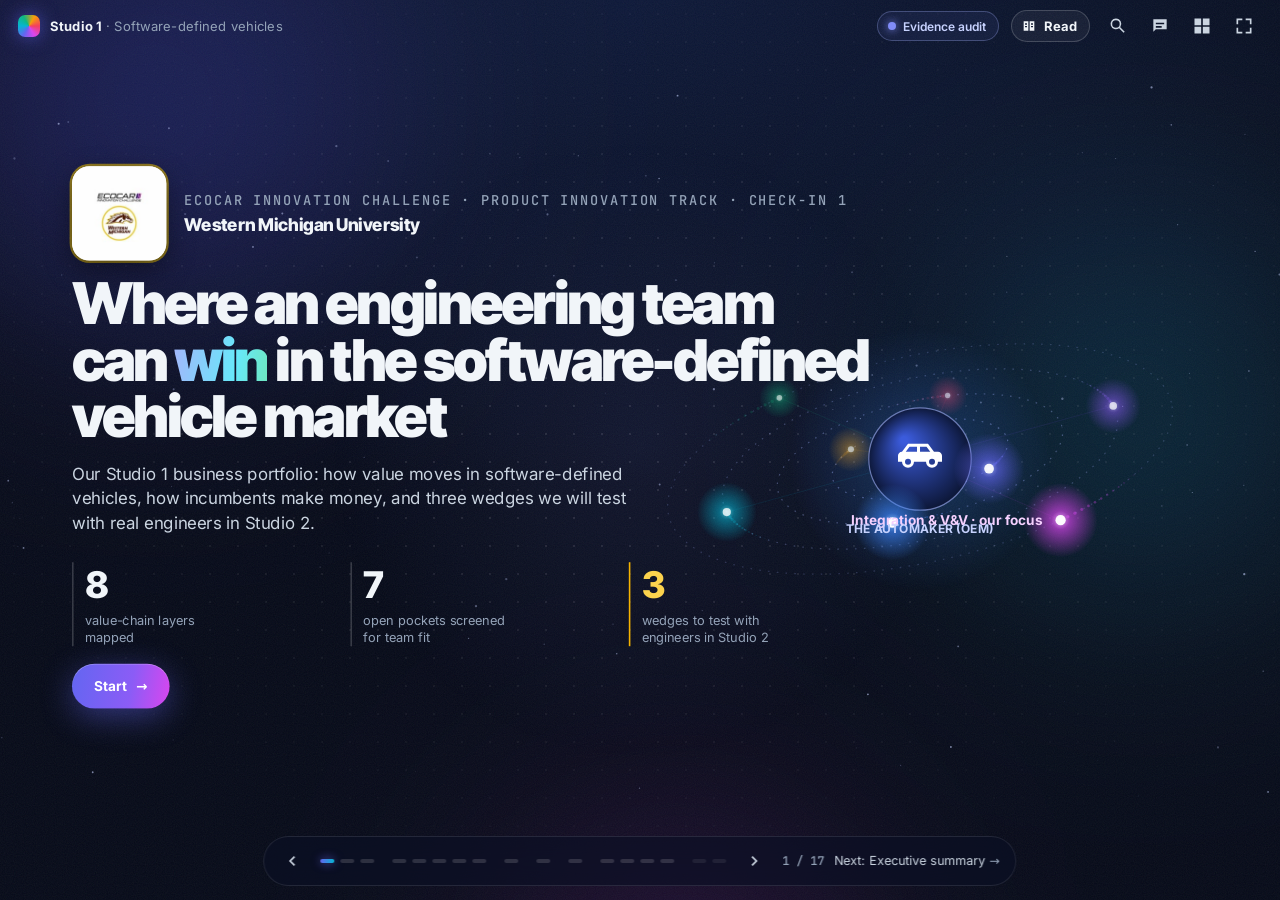
<file: index.html>
<!doctype html>
<html lang="en">
<head>
<meta charset="utf-8">
<meta name="viewport" content="width=device-width, initial-scale=1">
<title>SDV Studio 1 Portfolio</title>
<meta name="description" content="Where an engineering team can win in the software-defined vehicle market: an audited, interactive map of the SDV ecosystem and value chain, from eight layers to three candidate wedges, and how our thinking changed along the way.">
<meta name="theme-color" content="#060a18">
<meta property="og:type" content="website">
<meta property="og:title" content="Where an engineering team can win in the software-defined vehicle market">
<meta property="og:description" content="Studio 1 business portfolio: ecosystem and value chain map, business model canvases for dSPACE and Applied Intuition, audited public sources, and three candidate wedges to test with real engineers in Studio 2.">
<meta property="og:url" content="https://menukaghalan.github.io/ecocar-portfolio-preview/">
<meta property="og:image" content="https://menukaghalan.github.io/ecocar-portfolio-preview/assets/og.png">
<meta property="og:image:width" content="1200">
<meta property="og:image:height" content="630">
<meta name="twitter:card" content="summary_large_image">
<link rel="stylesheet" href="assets/fonts/fonts.css">
<link rel="stylesheet" href="app/deck.css">
<link rel="icon" href="data:image/svg+xml,%3Csvg xmlns='http://www.w3.org/2000/svg' viewBox='0 0 24 24'%3E%3Crect width='24' height='24' rx='6' fill='%234338CA'/%3E%3Cpath fill='white' d='M12 3L4 8l8 5 8-5-8-5zm-6.4 8L4 12l8 5 8-5-1.6-1L12 15l-6.4-4zm0 4L4 16l8 5 8-5-1.6-1L12 19l-6.4-4z'/%3E%3C/svg%3E">
</head>
<body>
<noscript>
  <div class="nojs">
    <p class="nojs-k">EcoCAR Innovation Challenge · Product Innovation Track · Western Michigan University · Studio 1 portfolio</p>
    <h1>Where an engineering team can win in the software-defined vehicle market</h1>
    <p>This portfolio is interactive and needs JavaScript. In short: software-defined vehicles move value from dozens of single-purpose controllers to a few central computers and the software on them, and let automakers keep earning after the sale. The largest pools belong to well-funded incumbents; the opening for an engineering team is the work every OEM must finish before launch, where suppliers are still fragmented.</p>
    <p><b>Three candidate wedges</b> go into Studio 2 interviews (B-2.3.4): stronger safety evidence for AI parts, what can leave the test bench, and what to re-test after an AI update. Our first screen had pointed to hardware test benches, zonal migration and commercial over-the-air updates; checking those against real companies narrowed the list.</p>
    <p>A printable version is in <a href="downloads/portfolio.pdf">portfolio.pdf</a>; the evidence audit is in <a href="downloads/fact-check-report.html">fact-check-report.html</a>.</p>
  </div>
</noscript>

<div class="bg" aria-hidden="true">
  <div class="aurora a1"></div><div class="aurora a2"></div><div class="aurora a3"></div>
  <div class="grid"></div><div class="grain"></div>
</div>
<div class="spot" aria-hidden="true"></div>

<!-- ============================================================ TOP CHROME -->
<header class="chrome-top">
  <button class="brand" data-go="0" aria-label="Back to cover">
    <span class="brand-mark"></span>
    <span><b>Studio 1</b> · Software-defined vehicles</span>
  </button>
  <div class="chrome-right">
    <span class="now" id="nowTitle"></span>
    <button class="ver" id="verPill" title="Open the evidence audit"><span id="verText">Evidence audit</span></button>
    <button class="mode-btn" id="btnMode" aria-pressed="false" title="Switch between reading and presentation"><svg viewBox="0 0 24 24" aria-hidden="true"><path d="M4 5h7v14H4zm9 0h7v14h-7zM6 8v2h3V8zm0 4v2h3v-2zm9-4v2h3V8zm0 4v2h3v-2z"/></svg><span id="modeLabel">Read</span></button>
    <button class="icon-btn" id="btnFind" aria-label="Find a company (/)" title="Find a company (/)">
      <svg viewBox="0 0 24 24"><path d="M9.5 3a6.5 6.5 0 0 1 5.2 10.4l5.4 5.4-1.4 1.4-5.4-5.4A6.5 6.5 0 1 1 9.5 3m0 2a4.5 4.5 0 1 0 0 9 4.5 4.5 0 0 0 0-9z"/></svg>
    </button>
    <button class="icon-btn" id="btnNotes" aria-label="Speaker notes (N)" title="Speaker notes (N)">
      <svg viewBox="0 0 24 24"><path d="M4 4h16v12H7l-3 3zm3 4v2h10V8zm0 4v2h7v-2z"/></svg>
    </button>
    <button class="icon-btn" id="btnMenu" aria-label="All slides (O)" title="All slides (O)">
      <svg viewBox="0 0 24 24"><path d="M3 3h8v8H3zm10 0h8v8h-8zM3 13h8v8H3zm10 0h8v8h-8z"/></svg>
    </button>
    <button class="icon-btn" id="btnFull" aria-label="Fullscreen (F)" title="Fullscreen (F)">
      <svg viewBox="0 0 24 24"><path d="M5 5h5V3H3v7h2zm9-2v2h5v5h2V3zM5 14H3v7h7v-2H5zm14 5h-5v2h7v-7h-2z"/></svg>
    </button>
  </div>
</header>

<main id="deck">

  <section class="slide" data-ch="intro" data-title="Cover" id="s-cover">
    <div class="stage">
      <canvas id="coverCanvas" class="cover-canvas"></canvas>
      <div class="cover-copy">
        <div class="kicker rv" id="coverKicker">EcoCAR Innovation Challenge · Product Innovation Track · Check-In 1</div>
        <div class="team-line rv" id="teamLine" hidden></div>
        <h1 class="cover-title rv" style="--d:1">Where an engineering team can <span class="grad">win</span> in the software&#8209;defined vehicle market</h1>
        <p class="cover-sub rv" style="--d:2" id="coverSub"></p>
        <div class="cover-stats rv" style="--d:3">
          <div><b data-count="8">8</b><span>value-chain layers mapped</span></div>
          <div><b data-count="7">7</b><span>open pockets screened for team fit</span></div>
          <div class="hl"><b data-count="3">3</b><span>wedges to test with engineers in Studio 2</span></div>
        </div>
        <div class="cover-cta rv" style="--d:4">
          <button class="cta" data-goid="s-exec">Start <span class="arrow">→</span></button>
          </div>
        <p class="cover-hint rv" style="--d:5" id="coverAsOf"></p>
      </div>
    </div>
  </section>

  <section class="slide" data-ch="intro" data-title="Executive summary" id="s-exec">
    <div class="stage ex" id="ex">
      <div class="head">
        <div class="kicker rv">Executive summary</div>
        <h2 class="title rv" style="--d:1">Our opening is the evidence work every OEM must finish before launch</h2>
        <p class="sub rv" style="--d:2">Our answer on one page. Every slide after this one is the evidence behind it.</p>
      </div>
      <div class="x16-body">
        <div class="x16-bl" id="exBottom"></div>
        <div class="x16-wk" id="exWk"></div>
        <div class="x16-cards" id="exTargets"></div>
        <div class="x16-risk" id="exRisk"></div>
      </div>
      <div class="foot ex-foot" id="exFoot"></div>
    </div>
  </section>

  <section class="slide" data-ch="intro" data-title="How it is organized" id="s-map">
    <div class="stage">
      <div class="head">
        <div class="kicker rv">Contents</div>
        <h2 class="title rv" style="--d:1">Five chapters, one per question in the Studio 1 brief</h2>
        <p class="sub rv" style="--d:2">Read in order with → or the arrows below. Each slide title states its point.</p>
      </div>
      <div class="mp-grid" id="mpGrid"></div>
      <div class="mp-check rv" style="--d:8" id="mpCheck"></div>
    </div>
  </section>

  <section class="slide" data-ch="market" data-title="Why SDVs" id="s-why">
    <div class="stage">
      <div class="head">
        <div class="kicker rv">Why the market is changing</div>
        <h2 class="title rv" style="--d:1">Software grows 4.5× faster than cars and keeps paying after the sale</h2>
        <p class="sub rv" style="--d:2">Four reasons automakers are moving to software-defined vehicles (SDVs)</p>
      </div>

      <div class="why-hero rv" style="--d:3">
        <div class="mini-kicker">Automotive software &amp; electronics, 2035</div>
        <div class="mega"><span data-count="519" data-prefix="$" data-suffix="B">$519B</span></div>
        <div class="mega-cap">McKinsey projection, light vehicles<sup class="cite" data-s="mck"></sup></div>
        <div class="race">
          <div class="race-row">
            <div class="race-lbl"><b>Software &amp; electronics</b><span>4.5%/yr</span></div>
            <div class="race-track"><div class="race-bar hot" style="--w:100%"></div></div>
          </div>
          <div class="race-row">
            <div class="race-lbl"><b>Vehicles overall</b><span>~1%/yr</span></div>
            <div class="race-track"><div class="race-bar" style="--w:22%"></div></div>
          </div>
        </div>
      </div>

      <div class="why-grid wf-grid">
        <div class="wf tilt rv" style="--d:4; --c:var(--Lfive-m)" role="button" tabindex="0" aria-pressed="false" aria-label="Recurring revenue: show the detail">
          <div class="wf-in">
            <div class="wf-f">
              <div class="wf-top"><span class="wf-k">Recurring revenue</span><span class="wf-hint" aria-hidden="true">↻</span></div>
              <svg class="wf-vis v-rev" viewBox="0 0 120 120" aria-hidden="true"><circle class="ring" cx="60" cy="60" r="44"/><path class="arc" d="M60 16 A44 44 0 1 1 18 72"/><path class="tip" d="M14 64 L18 76 L28 68"/><g class="orb"><circle cx="60" cy="16" r="7"/><circle cx="98" cy="82" r="5"/><circle cx="22" cy="82" r="4"/></g><text x="60" y="70" text-anchor="middle">$</text></svg>
              <div class="wf-num"><span data-count="3.1" data-prefix="$" data-suffix="B" data-dec="1">$3.1B</span></div>
              <p class="wf-cap">OnStar revenue GM expects in 2026</p>
            </div>
            <div class="wf-b">
              <div class="wf-top"><span class="wf-k">Recurring revenue</span><span class="wf-hint" aria-hidden="true">↺</span></div>
              <p>GM guides about <b>$3.1B</b> of OnStar revenue for 2026<sup class="cite" data-s="gm-q1"></sup> and targets <b>~70% gross margins</b> on OnStar and Super Cruise<sup class="cite" data-s="gm-q3l"></sup>.</p>
              <p class="wf-so"><b>So what:</b> software keeps earning long after the car is sold.</p>
            </div>
          </div>
        </div>
        <div class="wf tilt rv" style="--d:5; --c:var(--Lone-m)" role="button" tabindex="0" aria-pressed="false" aria-label="Cheaper hardware: show the detail">
          <div class="wf-in">
            <div class="wf-f">
              <div class="wf-top"><span class="wf-k">Cheaper hardware</span><span class="wf-hint" aria-hidden="true">↻</span></div>
              <div class="wf-vis v-ecu" aria-hidden="true"><i></i><i></i><i></i><i></i><i></i><i></i><i></i><i class="x"></i><i class="x"></i><i class="x"></i><i class="x"></i><i class="x"></i><i class="x"></i><i class="x"></i><i class="x"></i><i class="x"></i><i class="x"></i></div>
              <div class="wf-num"><span>17</span><span class="wf-arr">→</span><span>7</span></div>
              <p class="wf-cap">controllers in Rivian’s second-gen R1</p>
            </div>
            <div class="wf-b">
              <div class="wf-top"><span class="wf-k">Cheaper hardware</span><span class="wf-hint" aria-hidden="true">↺</span></div>
              <p>Rivian’s Gen 2 R1 cut its electronic control units (ECUs) from <b>17 to 7</b><sup class="cite" data-s="rivian"></sup>.</p>
              <p class="wf-so"><b>So what:</b> fewer boxes and less wiring, with features moved into software on a few central computers.</p>
            </div>
          </div>
        </div>
        <div class="wf tilt rv" style="--d:6; --c:var(--Lfour-m)" role="button" tabindex="0" aria-pressed="false" aria-label="Cheaper recalls: show the detail">
          <div class="wf-in">
            <div class="wf-f">
              <div class="wf-top"><span class="wf-k">Cheaper recalls</span><span class="wf-hint" aria-hidden="true">↻</span></div>
              <svg class="wf-vis v-ota" viewBox="0 0 120 120" aria-hidden="true"><circle class="w w1" cx="60" cy="60" r="20"/><circle class="w w2" cx="60" cy="60" r="20"/><circle class="w w3" cx="60" cy="60" r="20"/><path class="cl" d="M38 70 a14 14 0 0 1 4-27 a19 19 0 0 1 36-2 a13 13 0 0 1 4 29 z"/><path class="dn" d="M60 46 V66 M52 59 L60 67 L68 59"/></svg>
              <div class="wf-num"><span data-count="29.3" data-suffix="M" data-dec="1">29.3M</span></div>
              <p class="wf-cap">US vehicles recalled in 2025</p>
            </div>
            <div class="wf-b">
              <div class="wf-top"><span class="wf-k">Cheaper recalls</span><span class="wf-hint" aria-hidden="true">↺</span></div>
              <p><b>891</b> US vehicle recalls covered 29.3M vehicles in 2025<sup class="cite" data-s="nhtsa"></sup>. Over-the-air fixes could save US automakers <b>$1.5B by 2028</b> (a 2023 forecast)<sup class="cite" data-s="abi"></sup>.</p>
              <p class="wf-so"><b>So what:</b> a software fix sent over the air skips the dealer visit.</p>
            </div>
          </div>
        </div>
        <div class="wf tilt rv" style="--d:7; --c:var(--Lthree-m)" role="button" tabindex="0" aria-pressed="false" aria-label="Faster development: show the detail">
          <div class="wf-in">
            <div class="wf-f">
              <div class="wf-top"><span class="wf-k">Faster development</span><span class="wf-hint" aria-hidden="true">↻</span></div>
              <div class="wf-vis v-race" aria-hidden="true"><span><small>Western norm</small><i class="b1"></i></span><span><small>Chinese rivals</small><i class="b2"></i></span></div>
              <div class="wf-num"><span>18–24</span><small>months</small></div>
              <p class="wf-cap">Chinese cycles: about half the Western norm</p>
            </div>
            <div class="wf-b">
              <div class="wf-top"><span class="wf-k">Faster development</span><span class="wf-hint" aria-hidden="true">↺</span></div>
              <p>Chinese rivals target development cycles of <b>18 to 24 months</b>, about half the Western norm<sup class="cite" data-s="spg-china"></sup>.</p>
              <p class="wf-so"><b>So what:</b> faster rivals push every automaker to build and test software faster.</p>
            </div>
          </div>
        </div>
      </div>
      <p class="wf-tip rv" style="--d:8">Click any card for the detail and its source</p>
      <div id="ecus" hidden></div>
    </div>
  </section>

  <section class="slide" data-ch="market" data-title="Ecosystem" id="s-eco">
    <div class="stage eco" id="eco">
      <div class="head">
        <div class="kicker rv">Ecosystem diagram</div>
        <h2 class="title rv" style="--d:1">The automaker stays the hub; SDVs add a second revenue loop</h2>
        <p class="sub rv" style="--d:2">Nine groups of companies around the automaker (OEM), and what flows between them</p>
      </div>
      <svg class="eco-svg" id="ecoSvg" viewBox="0 0 1600 900" aria-hidden="true"></svg>
      <div class="eco-html" id="ecoHtml"></div>
      <div class="narr" id="narr" aria-live="polite"></div>
      <div class="eco-bar rv" style="--d:6">
        <div class="seg-ctl" id="eraCtl" role="radiogroup" aria-label="Era">
          <button data-era="before" role="radio">Before SDV</button>
          <button data-era="after" class="on" role="radio">With SDV</button>
          <i class="seg-thumb"></i>
        </div>
        <span class="bar-sep"></span>
        <button class="tog on" data-tog="goods"><i class="sw sw-goods"></i>Goods</button>
        <button class="tog on" data-tog="money"><i class="sw sw-money">$</i>Money</button>
        <button class="tog on" data-tog="data"><i class="sw sw-data"></i>Data</button>
        <span class="bar-sep"></span>
        <span class="bar-k shift-k">SDV shifts</span>
        <div class="shift-btns" id="shiftBtns"></div>
        <button class="play" id="playShifts" aria-label="Play the four shifts"><svg viewBox="0 0 24 24"><path d="M8 5v14l11-7z"/></svg><span>Play</span></button>
      </div>
      <aside class="drawer" id="drawer" aria-hidden="true"></aside>
    </div>
  </section>

  <section class="slide" data-ch="market" data-title="Value chain stages" id="s-chain">
    <div class="stage">
      <div class="head">
        <div class="kicker rv">Value chain · the organizers’ format</div>
        <h2 class="title rv" style="--d:1">All three wedges sit inside the EcoCAR discovery zone</h2>
        <p class="sub rv" style="--d:2">The organizers’ seven-stage value chain, filled in with our research. Every idea we dropped sat outside the zone.</p>
      </div>
      <div class="ch-wrap c16-wrap" id="chBody"></div>
    </div>
  </section>

  <section class="slide" data-ch="market" data-title="Value chain" id="s-vc">
    <div class="stage vc" id="vc">
      <div class="head">
        <div class="kicker rv">Value chain map</div>
        <h2 class="title rv" style="--d:1">Value sits in crowded layers</h2>
        <p class="sub rv" style="--d:2">Integration and validation (V&amp;V) is still fragmented, with no clear leader</p>
      </div>
      <div class="vc-tools rv" style="--d:3">
        <span class="bar-k">Lens</span>
        <div class="seg-ctl" id="lensCtl" role="radiogroup" aria-label="Lens">
          <button data-lens="layers" class="on" role="radio">Layers</button>
          <button data-lens="competition" role="radio">Competition</button>
          <button data-lens="capture" role="radio">Value capture</button>
          <button data-lens="pockets" role="radio">Open pockets</button>
          <i class="seg-thumb"></i>
        </div>
        <button class="tog" id="tExplode"><svg viewBox="0 0 24 24"><path d="M12 2 2 7l10 5 10-5zM2 17l10 5 10-5M2 12l10 5 10-5"/></svg>Explode</button>
        <button class="tog" id="tTour"><svg class="fill" viewBox="0 0 24 24"><path d="M8 5v14l11-7z"/></svg><span>Tour the car</span></button>
        <button class="tog icon" id="tReplay" aria-label="Replay the build animation" title="Replay the build animation"><svg viewBox="0 0 24 24"><path d="M4 12a8 8 0 1 0 2.6-5.9M4 4v5h5"/></svg></button>
      </div>
      <div class="lens-legend" id="lensLegend"></div>

      <div class="rig" id="rig">
        <svg id="carSvg" viewBox="0 0 1600 900" role="img" aria-label="Side view of a car with each value-chain layer shown where it lives">
          <defs>
            <path id="bodyShape" d="M206 604 C208 590 216 578 238 568 C272 554 322 540 372 528 C410 498 450 472 506 458 C556 448 616 446 668 454 C716 462 768 494 804 518 C826 526 844 534 850 548 C857 570 857 604 846 630 C842 638 832 642 818 642 L793 642 A70 70 0 1 0 657 642 L413 642 A70 70 0 1 0 277 642 L226 642 C212 636 204 622 206 604 Z"/>
            <linearGradient id="bodyGrad" x1="0" y1="0" x2="0" y2="1"><stop offset="0" stop-color="#9db4f5" stop-opacity=".26"/><stop offset=".55" stop-color="#6a80c8" stop-opacity=".1"/><stop offset="1" stop-color="#3b4a86" stop-opacity=".2"/></linearGradient>
            <linearGradient id="lineGrad" x1="0" y1="0" x2="0" y2="1" gradientUnits="objectBoundingBox"><stop offset="0" stop-color="#eef3ff"/><stop offset=".55" stop-color="#a9bcf0"/><stop offset="1" stop-color="#5d6fa8"/></linearGradient>
            <linearGradient id="glassGrad" x1="0" y1="0" x2="1" y2="1"><stop offset="0" stop-color="#cfe0ff" stop-opacity=".34"/><stop offset=".5" stop-color="#7f9be0" stop-opacity=".1"/><stop offset="1" stop-color="#7f9be0" stop-opacity=".2"/></linearGradient>
            <linearGradient id="hlBeam" x1="1" y1="0" x2="0" y2="0"><stop offset="0" stop-color="#eaf2ff" stop-opacity=".3"/><stop offset="1" stop-color="#eaf2ff" stop-opacity="0"/></linearGradient>
            <linearGradient id="reflFade" x1="0" y1="0" x2="0" y2="1"><stop offset="0" stop-color="#fff" stop-opacity=".5"/><stop offset="1" stop-color="#fff" stop-opacity="0"/></linearGradient>
            <linearGradient id="gleamGrad" x1="0" y1="0" x2="1" y2="0"><stop offset="0" stop-color="#fff" stop-opacity="0"/><stop offset=".5" stop-color="#fff" stop-opacity=".38"/><stop offset="1" stop-color="#fff" stop-opacity="0"/></linearGradient>
            <radialGradient id="floorGlow"><stop offset="0" stop-color="#6366f1" stop-opacity=".55"/><stop offset=".6" stop-color="#6366f1" stop-opacity=".12"/><stop offset="1" stop-color="#6366f1" stop-opacity="0"/></radialGradient>
            <radialGradient id="tireGrad"><stop offset=".72" stop-color="#1b2342"/><stop offset=".86" stop-color="#0c1228"/><stop offset="1" stop-color="#060a18"/></radialGradient>
            <radialGradient id="rimGrad"><stop offset="0" stop-color="#3a4a7c"/><stop offset=".8" stop-color="#141b36"/><stop offset="1" stop-color="#0c1228"/></radialGradient>
            <pattern id="battCells" width="19" height="26" patternUnits="userSpaceOnUse"><rect x="1.5" y="3" width="16" height="20" rx="2" fill="#93a7dc" fill-opacity=".11" stroke="#93a7dc" stroke-opacity=".3"/></pattern>
            <mask id="reflMask" maskUnits="userSpaceOnUse" x="150" y="682" width="760" height="70"><rect x="150" y="682" width="760" height="70" fill="url(#reflFade)"/></mask>
            <clipPath id="bodyClip"><use href="#bodyShape"/></clipPath>
          </defs>

          <g id="cam">
            <!-- where things live -->
            <g class="car-only tags">
              <line class="zone-sep" x1="190" y1="344" x2="880" y2="344"/>
              <line class="zone-sep" x1="190" y1="722" x2="880" y2="722"/>
              <text class="zone-k" x="192" y="214">OFF THE CAR</text>
              <text class="zone-k" x="192" y="366">IN THE CAR</text>
              <text class="zone-k" x="720" y="744">BEFORE LAUNCH</text>
            </g>

            <!-- ground: glow, reflection, contact shadows -->
            <g class="car-only" id="ground">
              <ellipse cx="530" cy="690" rx="400" ry="30" fill="url(#floorGlow)"/>
              <g mask="url(#reflMask)" opacity=".5" id="refl">
                <use href="#bodyShape" transform="matrix(1 0 0 -1 0 1364)" fill="url(#bodyGrad)" stroke="#a9bcf0" stroke-width="1.5"/>
                <circle cx="345" cy="738" r="56" fill="#141b36"/><circle cx="725" cy="738" r="56" fill="#141b36"/>
              </g>
              <ellipse cx="345" cy="684" rx="66" ry="7" fill="#02040c" opacity=".9"/>
              <ellipse cx="725" cy="684" rx="66" ry="7" fill="#02040c" opacity=".9"/>
            </g>

            <!-- exploded view: slabs the parts settle onto -->
            <g class="ex-only" id="exSlabs"></g>

            <!-- 07 cybersecurity: a boundary around everything -->
            <g class="part" data-layer="7">
              <g class="car-only">
                <path class="shield-hit" d="M180 652 C168 610 172 574 206 552 C250 530 318 518 352 512 C392 472 440 434 498 424 C556 412 628 412 680 426 C734 440 782 476 818 502 C850 514 872 530 876 558 C884 590 882 628 870 656 C864 672 848 678 826 678 L214 678 C196 678 186 668 180 652 Z"/>
                <path class="shield" d="M180 652 C168 610 172 574 206 552 C250 530 318 518 352 512 C392 472 440 434 498 424 C556 412 628 412 680 426 C734 440 782 476 818 502 C850 514 872 530 876 558 C884 590 882 628 870 656 C864 672 848 678 826 678 L214 678 C196 678 186 668 180 652 Z"/>
                <path class="shield-draw" pathLength="1" d="M180 652 C168 610 172 574 206 552 C250 530 318 518 352 512 C392 472 440 434 498 424 C556 412 628 412 680 426 C734 440 782 476 818 502 C850 514 872 530 876 558 C884 590 882 628 870 656 C864 672 848 678 826 678 L214 678 C196 678 186 668 180 652 Z"/>
              </g>
              <rect class="ex-only shield ex-frame" x="196" y="170" width="696" height="506" rx="26"/>
            </g>

            <g id="carRoot">
              <!-- the car: a quiet x-ray, so the layers carry the colour -->
              <g id="shell" aria-hidden="true">
                <g id="shellFill">
                  <path class="hl-beam" d="M216 596 L120 566 L120 652 Z" fill="url(#hlBeam)"/>
                  <use href="#bodyShape" fill="url(#bodyGrad)"/>
                  <path class="glass" d="M380 527 C414 500 454 474 506 461 L512 471 C468 482 430 502 398 526 Z"/>
                  <path class="glass" d="M398 526 C430 502 468 482 512 471 C536 465 556 463 566 463 L566 518 Z"/>
                  <path class="glass" d="M578 462 C616 460 642 462 668 468 C698 476 730 496 752 512 L578 516 Z"/>
                  <path class="glass dim-g" d="M678 462 C716 472 762 502 792 520 L762 514 C738 496 708 476 678 468 Z"/>
                  <path class="ghost" d="M572 463 L572 640"/>
                  <path class="ghost" d="M402 528 C398 565 402 610 418 640"/>
                  <path class="ghost" d="M756 516 C756 530 750 542 742 552"/>
                  <path class="ghost shoulder" d="M238 578 C350 548 600 528 840 542"/>
                  <path class="ghost" d="M416 630 L656 630"/>
                  <path class="ghost" d="M524 534 L552 532 M706 524 L732 523"/>
                  <path class="ghost-fill" d="M404 520 C390 514 378 516 376 524 C378 530 392 530 404 526 Z"/>
                  <path class="ghost-fill" transform="translate(0 8)" d="M446 478 C454 474 462 476 466 482 L480 546 L502 548 C508 550 508 558 502 560 L456 560 C450 560 448 556 448 550 Z" opacity=".7"/>
                  <path class="ghost-fill" transform="translate(0 8)" d="M606 482 C614 478 622 480 626 486 L638 546 L660 548 C666 550 666 558 660 560 L616 560 C610 560 608 556 608 550 Z" opacity=".7"/>
                  <path class="ghost" d="M428 516 L412 534"/><ellipse class="ghost" cx="410" cy="537" rx="4" ry="12" transform="rotate(35 410 537)"/>
                  <rect x="420" y="612" width="230" height="26" rx="5" fill="url(#battCells)" stroke="#93a7dc" stroke-opacity=".4"/>
                  <path class="light hl" d="M214 592 C232 580 262 568 296 560 L298 565 C266 574 236 586 218 598 Z"/>
                  <path class="light tl" d="M810 524 C830 530 844 536 851 550 L845 551 C838 540 824 536 808 529 Z"/>
                  <g clip-path="url(#bodyClip)"><rect id="gleam" x="-140" y="420" width="130" height="240" fill="url(#gleamGrad)" transform="skewX(-16)"/></g>
                </g>
                <path class="bloom-line" d="M206 604 C208 590 216 578 238 568 C272 554 322 540 372 528 C410 498 450 472 506 458 C556 448 616 446 668 454 C716 462 768 494 804 518 C826 526 844 534 850 548 C857 570 857 604 846 630"/>
                <path class="body-line" id="ln1" pathLength="1" d="M206 604 C208 590 216 578 238 568 C272 554 322 540 372 528 C410 498 450 472 506 458 C556 448 616 446 668 454 C716 462 768 494 804 518 C826 526 844 534 850 548 C857 570 857 604 846 630"/>
                <path class="body-line low" id="ln2" pathLength="1" d="M206 604 C204 622 212 636 226 642 L277 642 A70 70 0 1 1 413 642 L657 642 A70 70 0 1 1 793 642 L818 642 C832 642 842 638 846 630"/>
                <g id="wheels"></g>
              </g>

              <!-- 01 compute & E/E: central computer, zonal controllers, backbone -->
              <g class="part" data-layer="1"><g class="ex" data-ax="535" data-ay="574" data-tx="490" data-es=".75">
                <circle class="halo" cx="535" cy="574" r="96"/>
                <path class="backbone draw" pathLength="1" d="M493 566 C460 562 440 548 400 546 C360 544 320 545 296 552 C282 556 270 564 262 572"/>
                <path class="backbone draw" pathLength="1" d="M577 566 C610 562 632 550 670 548 C710 546 750 545 776 552 C790 556 802 564 808 572"/>
                <path class="spur" d="M299 552 L299 553 M771 552 L771 553"/><g class="car-only"><path class="spur" d="M432 546 L432 516 M650 548 L650 516"/><rect class="ff ecu" x="419" y="500" width="26" height="16" rx="3"/><rect class="ff ecu" x="637" y="500" width="26" height="16" rx="3"/></g>
                <rect class="ff ecu" x="286" y="552" width="26" height="16" rx="3"/><rect class="ff ecu" x="758" y="552" width="26" height="16" rx="3"/>
                <rect class="ff zone" x="238" y="572" width="46" height="28" rx="6"/><rect class="ff zone" x="786" y="572" width="46" height="28" rx="6"/>
                <text class="t-z" x="261" y="590" text-anchor="middle">ZONE</text><text class="t-z" x="809" y="590" text-anchor="middle">ZONE</text>
                <path class="pins" d="M505 546V539M520 546V539M535 546V539M550 546V539M565 546V539M505 609V602M520 609V602M535 609V602M550 609V602M565 609V602M486 558H493M486 574H493M486 590H493M577 558H584M577 574H584M577 590H584"/>
                <rect class="chip" x="493" y="546" width="84" height="56" rx="8"/>
                <rect class="chip-die" x="503" y="554" width="64" height="40" rx="4"/>
                <text class="t-c" x="535" y="578" text-anchor="middle">CENTRAL</text>
              </g></g>

              <!-- 02 software platforms: not a box, it runs on the central computer -->
              <g class="part" data-layer="2"><g class="ex" data-ax="541" data-ay="520" data-es="1.25">
                <circle class="halo" cx="541" cy="518" r="60"/>
                <g class="plate-w p1"><path class="plate" d="M505 538 L561 538 L577 526 L521 526 Z"/></g>
                <g class="plate-w p2"><path class="plate" d="M505 524 L561 524 L577 512 L521 512 Z"/></g>
                <g class="plate-w p3"><path class="plate" d="M505 510 L561 510 L577 498 L521 498 Z"/></g>
              </g></g>

              <!-- 03 ADAS & AD: sensors around the body -->
              <g class="part" data-layer="3">
                <defs><linearGradient id="coneL" x1="1" y1="0" x2="0" y2="0"><stop offset="0" style="stop-color:var(--c)" stop-opacity=".62"/><stop offset="1" style="stop-color:var(--c)" stop-opacity="0"/></linearGradient><linearGradient id="coneR" x1="0" y1="0" x2="1" y2="0"><stop offset="0" style="stop-color:var(--c)" stop-opacity=".62"/><stop offset="1" style="stop-color:var(--c)" stop-opacity="0"/></linearGradient></defs>
                <g class="car-only">
                  <polygon class="cone" points="458,486 190,430 190,540"/>
                  <polygon class="cone b" points="208,612 150,582 150,642"/>
                  <polygon class="cone r b" points="852,600 892,578 892,622"/>
                  <path class="stem" d="M362 412 C410 410 460 424 490 444"/>
                </g>
                <g class="ex" data-ax="510" data-ay="449" data-tx="560"><circle class="halo" cx="510" cy="449" r="44"/><rect class="sensor" x="492" y="442" width="36" height="14" rx="4"/><rect class="sensor-b" x="498" y="437" width="24" height="6" rx="2"/></g>
                <g class="ex" data-ax="458" data-ay="486" data-tx="470"><circle class="halo" cx="458" cy="486" r="22"/><circle class="sensor" cx="458" cy="486" r="5.5"/></g>
                <g class="ex" data-ax="208" data-ay="612" data-tx="380"><circle class="halo" cx="208" cy="612" r="24"/><circle class="sensor" cx="208" cy="612" r="6.5"/></g>
                <g class="ex" data-ax="398" data-ay="522" data-tx="650"><circle class="halo" cx="398" cy="522" r="18"/><circle class="sensor" cx="398" cy="522" r="4.5"/></g>
                <g class="ex" data-ax="852" data-ay="600" data-tx="310"><circle class="halo" cx="852" cy="600" r="24"/><circle class="sensor" cx="852" cy="600" r="6.5"/></g>
                <g class="ex" data-ax="826" data-ay="533" data-tx="720"><circle class="halo" cx="826" cy="533" r="18"/><circle class="sensor" cx="826" cy="533" r="4.5"/></g>
              </g>

              <!-- 04 OTA: a package travels cloud, antenna, computer, then every controller -->
              <g class="part" data-layer="4">
                <g class="car-only">
                  <path class="hit" d="M528 298 C540 342 590 378 630 420"/><path class="hit" d="M632 498 C612 514 580 528 556 546"/>
                  <path class="ota-line" d="M528 298 C540 342 590 378 630 420"/>
                  <path class="ota-line" d="M632 498 C612 514 580 528 556 546"/>
                </g>
                <g class="ex-only">
                  <g transform="translate(540 380)"><rect class="ota-pkg" x="-19" y="-15" width="38" height="30" rx="6"/><path class="ota-arrow" d="M0 -8V5M-6 0L0 6L6 0"/></g>
                  <path class="ota-line" d="M340 380H515M565 380H690"/>
                </g>
              </g>

              <!-- 05 telematics: roof antenna + connectivity unit -->
              <g class="part" data-layer="5"><g class="ex" data-ax="645" data-ay="459" data-tx="530">
                <circle class="halo" cx="645" cy="442" r="58"/>
                <path class="fin" d="M620 450 C632 436 648 428 664 426 C661 436 663 446 668 455 Z"/>
                <path class="s" stroke-width="1.5" d="M645 452 L645 478"/>
                <rect class="ff" x="622" y="478" width="46" height="20" rx="4"/>
                <text class="t-z" x="645" y="492" text-anchor="middle">TCU</text>
                <g class="car-only"><path class="arc" d="M667 402 A24 24 0 0 0 623 402"/><path class="arc a2" d="M677 390 A38 38 0 0 0 613 390"/><path class="arc a3" d="M687 378 A52 52 0 0 0 603 378"/></g>
              </g></g>

              <!-- 08's harness runs into the car floor -->
              <g class="car-only"><path class="harness-up" d="M528 738 C528 700 542 672 544 640"/></g>
            </g>

            <!-- 06 data & cloud: off the car -->
            <g class="part" data-layer="6"><g class="ex" data-ax="502" data-ay="250" data-es=".62">
              <circle class="halo" cx="502" cy="252" r="130"/>
              <path class="cloud" d="M436 298 C412 298 398 282 400 264 C402 246 418 236 434 238 C440 216 462 204 486 208 C506 210 522 222 528 238 C546 230 568 240 572 258 C594 258 606 274 604 286 C602 294 594 298 586 298 Z"/>
              <rect class="cloud-bar" x="456" y="250" width="92" height="7" rx="2"/><rect class="cloud-bar c2" x="456" y="263" width="92" height="7" rx="2"/><rect class="cloud-bar c3" x="456" y="276" width="92" height="7" rx="2"/>
              <path class="s car-only up-line" stroke-width="1.4" stroke-dasharray="2 6" d="M650 406 C640 360 606 326 566 298"/>
            </g></g>

            <!-- 08 integration + V&V: on the bench, before launch -->
            <g class="part" data-layer="8"><g class="ex" data-ax="592" data-ay="794" data-es=".62">
              <circle class="halo" cx="592" cy="794" r="110"/>
              <rect class="bench" x="490" y="738" width="72" height="104" rx="6"/>
              <rect class="bench-s" x="500" y="750" width="52" height="8" rx="2"/><rect class="bench-s" x="500" y="766" width="52" height="8" rx="2"/><rect class="bench-s" x="500" y="782" width="52" height="8" rx="2"/>
              <circle class="led" cx="544" cy="754" r="2.4"/><circle class="led l2" cx="544" cy="770" r="2.4"/><circle class="led l3" cx="544" cy="786" r="2.4"/>
              <text class="t-c" x="526" y="822" text-anchor="middle">HIL</text>
              <rect class="bench" x="574" y="746" width="108" height="66" rx="6"/>
              <path class="wave" d="M582 784 L594 784 L600 764 L608 798 L616 772 L624 784 L638 784 L644 758 L652 800 L660 780 L674 780"/>
              <rect class="bench" x="612" y="812" width="32" height="30" rx="2"/>
              <rect class="bench" x="476" y="842" width="218" height="9" rx="3"/>
            </g></g>

          </g>
        </svg>
        <canvas id="carFx" aria-hidden="true"></canvas>
        <div id="carLabels"></div>
        <div class="rail">
          <div class="rail-top"><b>RECURRING</b><span>after the sale</span></div>
          <div class="rail-arrows">
            <div class="ra ra-up"><div class="ra-shaft"><i></i><i></i><i></i></div><span>FEATURES FLOW UP</span></div>
            <div class="ra ra-down"><div class="ra-shaft"><i>$</i><i>$</i><i>$</i></div><span>MONEY FLOWS DOWN</span></div>
          </div>
          <div class="rail-bot"><b>ONE-TIME</b><span>per vehicle</span></div>
        </div>
        <div class="where" id="where"></div>
      </div>
      <svg class="leaders" id="leaders" viewBox="0 0 1600 900" aria-hidden="true"></svg>

      <div class="col-heads rv" style="--d:3"><span>Layer · who plays · how value is captured</span><span>Open pocket · competition (team rating)</span></div>
      <div class="callouts" id="callouts"></div>
      <div class="vc-legend" id="vcLegend" aria-label="What the competition bars mean"></div>
    </div>
  </section>

  <section class="slide" data-ch="market" data-title="Where value grows" id="s-grow">
    <div class="stage">
      <div class="head">
        <div class="kicker rv">Value capture</div>
        <h2 class="title rv" style="--d:1">The biggest pools are crowded; validation is the fastest-growing segment</h2>
        <p class="sub rv" style="--d:2">McKinsey’s four biggest pools all sit in layers we rate crowded. Our wedges sit in McKinsey’s fastest-growing segment: integration and V&amp;V.</p>
      </div>
      <div class="gw" id="gw">
        <div class="gw-chart rv" style="--d:3">
          <header class="gw-h"><div><div class="gw-k" id="gwKicker"></div><h3 id="gwHead"></h3></div><span class="gw-hint" id="gwHint"></span></header>
          <ol class="gw-rows" id="gwRows"></ol>
          <footer class="gw-foot"><span class="gw-key" id="gwKey"></span><span class="gw-src" id="gwSrc"></span></footer>
        </div>
        <aside class="gw-call rv" style="--d:5" id="gwCall"></aside>
      </div>
    </div>
  </section>

  <section class="slide" data-ch="incumbents" data-title="Business models" id="s-bmc">
    <div class="stage bm" id="bm">
      <div class="head">
        <div class="kicker rv">Business model canvases</div>
        <h2 class="title rv" style="--d:1">Two incumbents at different stages, two lessons on where we fit</h2>
        <p class="sub rv" style="--d:2">Why these two: different stages of the chain, and both are where our wedges would sell or plug in</p>
      </div>
      <div class="bm2-strip" id="bmStrip"></div>
      <div class="bm-grid" id="bmGrid"></div>
      <div class="foot bm-foot" id="bmFoot"></div>
    </div>
  </section>


  <section class="slide" data-ch="fit" data-title="How we narrowed" id="s-evolve">
    <div class="stage nw" id="ev">
      <div class="head">
        <div class="kicker rv">How we narrowed</div>
        <h2 class="title rv" style="--d:1">Two ideas survived the company check; W3 came after</h2>
        <p class="sub rv" style="--d:2" id="nwSub">Seven open pockets from our value chain map, screened for team fit, then checked against three real companies</p>
      </div>
      <div class="nw-band" id="nwBand"></div>
      <div class="nw-flow" id="nwFlow">
        <svg class="nw-lines" id="nwLines" aria-hidden="true"></svg>
        <div class="nw-gate" aria-hidden="true"></div>
        <ol class="nw-rows" id="nwRows" aria-label="Seven ideas and what happened to each"></ol>
        <div class="nw-cards" id="nwCards" aria-label="Where we are now"></div>
      </div>
    </div>
  </section>
    </div>
  </section>

  <section class="slide-cut" hidden data-ch="fit" data-title="Company screen" id="s-round2">
    <div class="stage r2" id="r2">
      <div class="head">
        <div class="kicker rv"><span class="rtag live">Round 2 · 26 Oct</span> Feasibility against real companies</div>
        <h2 class="title rv" style="--d:1">Tested against real companies, 3 of 15 company tests pass</h2>
        <p class="sub rv" style="--d:2">Five ideas scored against each of three companies. Three tests pass, two of them with conditions.</p>
      </div>
      <div class="r2-matrix rv" style="--d:3" id="r2Matrix"></div>
      <aside class="r2-panel rv" style="--d:4" id="r2Panel" aria-live="polite"></aside>
      <div class="foot r2-foot" id="r2Foot"></div>
    </div>
  </section>


  <section class="slide" data-ch="wedges" data-title="Wedge hypotheses" id="s-wedges">
    <div class="stage wedge-stage">
      <div class="head">
        <div class="kicker rv">Candidate wedge hypotheses</div>
        <h2 class="title rv" style="--d:1">Three wedges, each with a test that could kill it; W2 is weakest</h2>
        <p class="sub rv" style="--d:2" id="wdSub">Why W2: dSPACE already sells most of the tools, and nobody has been shown paying for this kind of study.</p>
      </div>
      <div class="wx-tabs rv" style="--d:3" role="tablist" aria-label="Wedge hypotheses" id="wxTabs"></div>
      <div class="wx-panel rv" style="--d:4" role="tabpanel" id="wxPanel" tabindex="0"></div>
    </div>
  </section>

  <section class="slide" data-ch="next" data-title="Who we will interview" id="s-pipeline">
    <div class="stage">
      <div class="head">
        <div class="kicker rv">Personas and outreach</div>
        <h2 class="title rv" style="--d:1">Seven personas to interview first, starting with our sponsor contacts</h2>
        <p class="sub rv" style="--d:2">Fictional archetypes of real jobs, in the order we will contact them. Click a card to see what we will ask.</p>
      </div>
      <div class="x-panel pl-panel rv" style="--d:3" id="plBody"></div>
    </div>
  </section>

  <section class="slide" data-ch="next" data-title="Innovation in society" id="s-society">
    <div class="stage">
      <div class="head">
        <div class="kicker rv">Innovation in society</div>
        <h2 class="title rv" style="--d:1">What could go wrong for people, and what we do about it</h2>
        <p class="sub rv" style="--d:2">Five areas, across all three wedges: the risk first, then the guardrail we build in</p>
      </div>
      <div class="so-grid" id="soBody"></div>
    </div>
  </section>

  <section class="slide" data-ch="next" data-title="Risks & gaps" id="s-gaps">
    <div class="stage">
      <div class="head">
        <div class="kicker rv">Risks and gaps</div>
        <h2 class="title rv" style="--d:1">Four risks could each end a wedge; each has a plan</h2>
        <p class="sub rv" style="--d:2">Each card: what could go wrong, then what we are doing about it</p>
      </div>
      <div class="rg-cards" id="riskCards"></div>
      <div class="rg-more rv" style="--d:7" id="gpBody"></div>
    </div>
  </section>

  <section class="slide" data-ch="next" data-title="How you can help" id="s-asks">
    <div class="stage">
      <div class="head">
        <div class="kicker rv">Questions for reviewers</div>
        <h2 class="title rv" style="--d:1">Where your advice would change what we do next</h2>
        <p class="sub rv" style="--d:2">Five questions for this coaching session, each with what your answer would change</p>
      </div>
      <ol class="ask-list" id="askList"></ol>
      <div class="ask-end rv" style="--d:9" id="askEnd"></div>
    </div>
  </section>

  <section class="slide" data-ch="appx" data-title="Round 1 map" id="s-ws">
    <div class="stage ws" id="ws">
      <div class="head">
        <div class="kicker rv"><span class="rtag">Round 1</span> Our first shortlist</div>
        <h2 class="title rv" style="--d:1">Round 1 shortlisted four pockets; one survived, narrowed</h2>
        <p class="sub rv" style="--d:2">All four came from the critical, fragmented corner of our map. Each card says what happened next.</p>
      </div>
      <div class="matrix rv" style="--d:2" id="matrix">
        <div class="q q-ws"><div class="q-t"><span data-icon="lightbulb"></span>Engineering whitespace</div><div class="q-s">critical, fragmented: best first wedges</div></div>
        <div class="q q-core"><div class="q-t">Crowded core</div><div class="q-s">needs billions and years of design wins</div></div>
        <div class="q q-unp"><div class="q-t">Unproven</div></div>
        <div class="q q-com"><div class="q-t">Commodity</div></div>
        <div class="ax-y">Criticality to launch, safety or approval <span>→</span></div>
        <div class="ax-x"><span>low</span><b>Competitive intensity →</b><span>high</span></div>
        <div class="dots" id="dots"></div>
      </div>
      <svg class="ws-links" id="wsLinks" viewBox="0 0 1600 900" aria-hidden="true"></svg>
      <div class="cands">
        <div class="cands-k rv" style="--d:3">The four picks <span>and what happened to each</span></div>
        <div id="cands"></div>
      </div>
      <div class="foot ws-foot">Placements are team judgements, not measurements.</div>
    </div>
  </section>

  <section class="slide-cut" hidden data-ch="appx" data-title="Round 1 scoring" id="s-funnel">
    <div class="stage fu" id="fu">
      <div class="head">
        <div class="kicker rv"><span class="rtag">Round 1 · 5 Oct</span> How Round 1 was scored</div>
        <h2 class="title rv" style="--d:1">Seven pockets re-scored; the same three targets lead</h2>
        <p class="sub rv" style="--d:2">We re-scored all seven pockets, not just the four we shortlisted, so the shortlist could be overturned. Drag the weights to stress-test the ranking.</p>
      </div>
      <ol class="funnel rv" style="--d:3" id="funnel" aria-label="Research funnel"></ol>
      <div class="screen-card rv" style="--d:4">
        <div class="sc-head">
          <div><div class="mini-kicker">Feasibility screening · draft team scores</div><div class="sc-t">Priority = team feasibility × market attractiveness</div></div>
          <button class="tog sm" id="wReset" type="button">Reset to team weights</button>
        </div>
        <div class="weights" id="weights"></div>
        <div class="ranks" id="ranks" role="list"></div>
        <p class="sc-note" id="scNote"></p>
      </div>
    </div>
  </section>

  <section class="slide-cut" hidden data-ch="appx" data-title="Dossiers" id="s-dossier">
    <div class="stage dx" id="do">
      <div class="head">
        <div class="kicker rv">Wedge dossiers</div>
        <h2 class="title rv" style="--d:1">What today’s tools miss, and where we come in</h2>
        <p class="sub rv" style="--d:2" id="dxSub">The pain, today’s tools, our edge, and when we drop it. All are low confidence until Studio 2 interviews.</p>
      </div>
      <div class="dx-pick rv" style="--d:3" role="tablist" aria-label="Wedges and earlier targets" id="dxPick"></div>
      <div class="dx-panel" role="tabpanel" id="dxPanel"></div>
    </div>
  </section>

  <section class="slide-cut" hidden data-ch="appx" data-title="Value chain crosswalk" id="s-chainx">
    <div class="stage">
      <div class="head">
        <div class="kicker rv">Value chain crosswalk</div>
        <h2 class="title rv" style="--d:1">The organizers’ seven stages in full, mapped to our eight layers</h2>
        <p class="sub rv" style="--d:2">All six rows of the organizers’ format. L01–L08 are the layers on our value chain map.</p>
      </div>
      <div class="ch-wrap rv" style="--d:3" id="chxBody"></div>
    </div>
  </section>

  <section class="slide" data-ch="appx" data-title="Evidence audit" id="s-fc">
    <div class="stage fc ax" id="fc">
      <div class="head">
        <div class="kicker rv">Evidence audit</div>
        <h2 class="title rv" style="--d:1">43 market claims, each checked against its source</h2>
        <p class="sub rv" style="--d:2" id="fcSub"></p>
      </div>
      <aside class="ax-side rv" style="--d:3">
        <div class="ax-total"><b id="fcTotal">0</b><span>claims audited</span></div>
        <div class="ax-bar" id="fcBar"></div>
        <div class="ax-split" id="fcSplit"></div>
        <div class="ax-filters" id="fcFilters" aria-label="Filter claims by status"></div>
        <a class="ax-report" href="downloads/fact-check-report.html" target="_blank" rel="noopener">Full audit report ↗</a>
      </aside>
      <div class="ax-main rv" style="--d:4">
        <div class="ax-tabs seg-ctl" id="fcTabs" role="tablist" aria-label="Audit views">
          <button data-tab="claims" class="on" role="tab" id="tab-claims" aria-controls="fcList">Claims</button>
          <button data-tab="sources" role="tab" id="tab-sources" aria-controls="fcList">Sources</button>
          <button data-tab="glossary" role="tab" id="tab-glossary" aria-controls="fcList">Glossary of terms</button>
          <i class="seg-thumb"></i>
        </div>
        <div class="fc-list ax-list" id="fcList" tabindex="0" role="tabpanel" aria-labelledby="tab-claims"></div>
      </div>
    </div>
  </section>

</main>

<!-- Reading mode: a responsive, scrolling document built from the same data -->
<div class="reader" id="reader" hidden></div>

<!-- ============================================================ BOTTOM DOCK -->
<nav class="dock" aria-label="Slide navigation">
  <button class="icon-btn" id="prev" aria-label="Previous slide"><svg viewBox="0 0 24 24"><path d="M15.4 7.4 14 6l-6 6 6 6 1.4-1.4L10.8 12z"/></svg></button>
  <div class="segs" id="segs"></div>
  <button class="icon-btn" id="next" aria-label="Next slide"><svg viewBox="0 0 24 24"><path d="M8.6 16.6 10 18l6-6-6-6-1.4 1.4 4.6 4.6z"/></svg></button>
  <span class="count" id="count"></span>
</nav>

<!-- ============================================================ OVERLAYS -->
<div class="menu" id="menu" aria-hidden="true" role="dialog" aria-modal="true" aria-label="All slides">
  <div class="menu-inner">
    <div class="menu-k">All slides</div>
    <ol id="menuList"></ol>
  </div>
</div>

<div class="finder" id="finder" aria-hidden="true">
  <div class="finder-box" role="dialog" aria-modal="true" aria-label="Find a company">
    <div class="finder-in">
      <svg viewBox="0 0 24 24"><path d="M9.5 3a6.5 6.5 0 0 1 5.2 10.4l5.4 5.4-1.4 1.4-5.4-5.4A6.5 6.5 0 1 1 9.5 3m0 2a4.5 4.5 0 1 0 0 9 4.5 4.5 0 0 0 0-9z"/></svg>
      <input id="finderInput" type="text" aria-label="Company name" aria-controls="finderList" placeholder="Find a company: Qualcomm, QNX, Samsara…" autocomplete="off" spellcheck="false">
      <kbd>Esc</kbd>
    </div>
    <div class="finder-list" id="finderList" role="listbox" aria-label="Matching companies"></div>
    <div class="finder-foot"><span><kbd>↑</kbd><kbd>↓</kbd> move</span><span><kbd>Enter</kbd> open first role</span></div>
  </div>
</div>

<aside class="notes" id="notes" aria-hidden="true" aria-label="Speaker notes">
  <div class="notes-k">Speaker notes · <span id="notesSlide"></span></div>
  <p id="notesText"></p>
</aside>

<div class="dive" id="dive" aria-hidden="true" role="dialog" aria-modal="true" aria-label="Layer deep dive">
  <div class="stage dive-stage" id="diveStage"></div>
</div>

<div class="tip" id="tip" role="tooltip"></div>

<script src="assets/vendor/three.min.js"></script>
<script src="assets/vendor/CopyShader.js"></script>
<script src="assets/vendor/LuminosityHighPassShader.js"></script>
<script src="assets/vendor/EffectComposer.js"></script>
<script src="assets/vendor/RenderPass.js"></script>
<script src="assets/vendor/ShaderPass.js"></script>
<script src="assets/vendor/UnrealBloomPass.js"></script>
<script src="app/assets.js"></script>
<script src="app/data.js"></script>
<script src="app/app.js"></script>
</body>
</html>
</file>
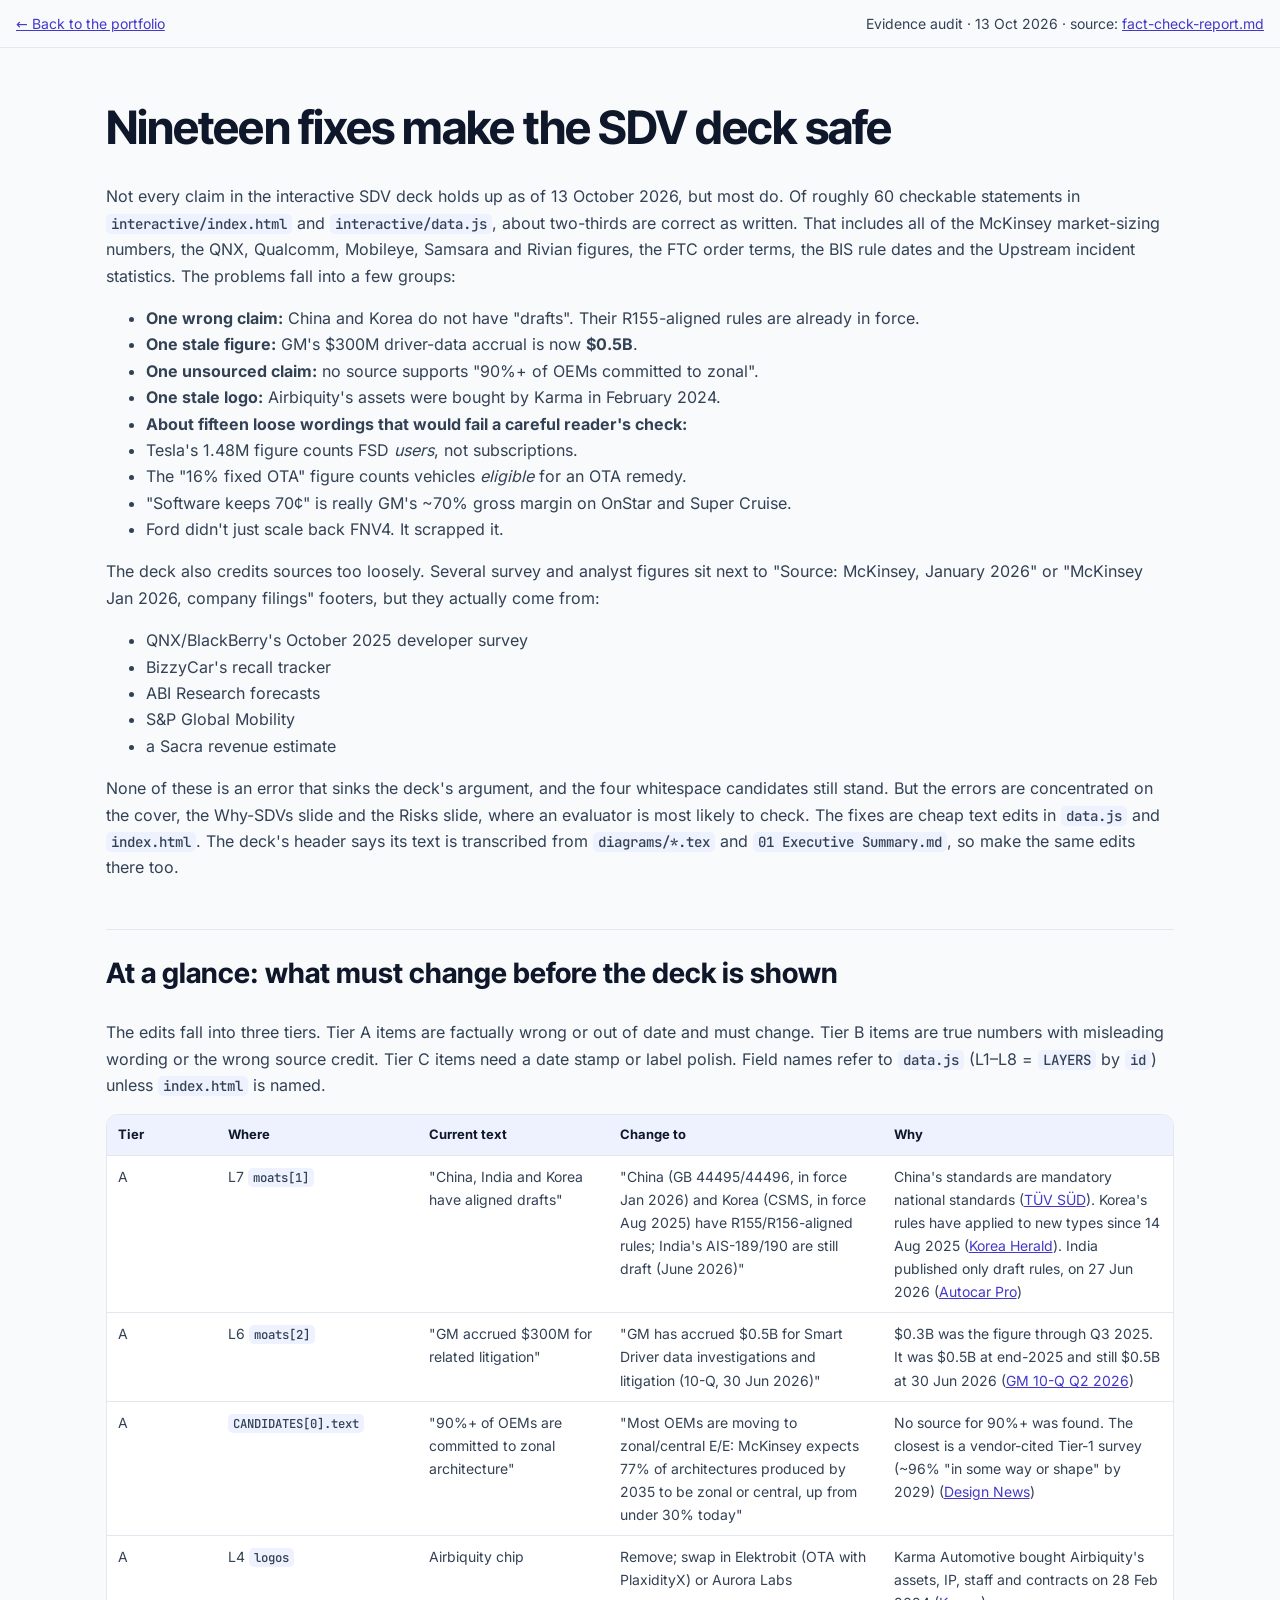
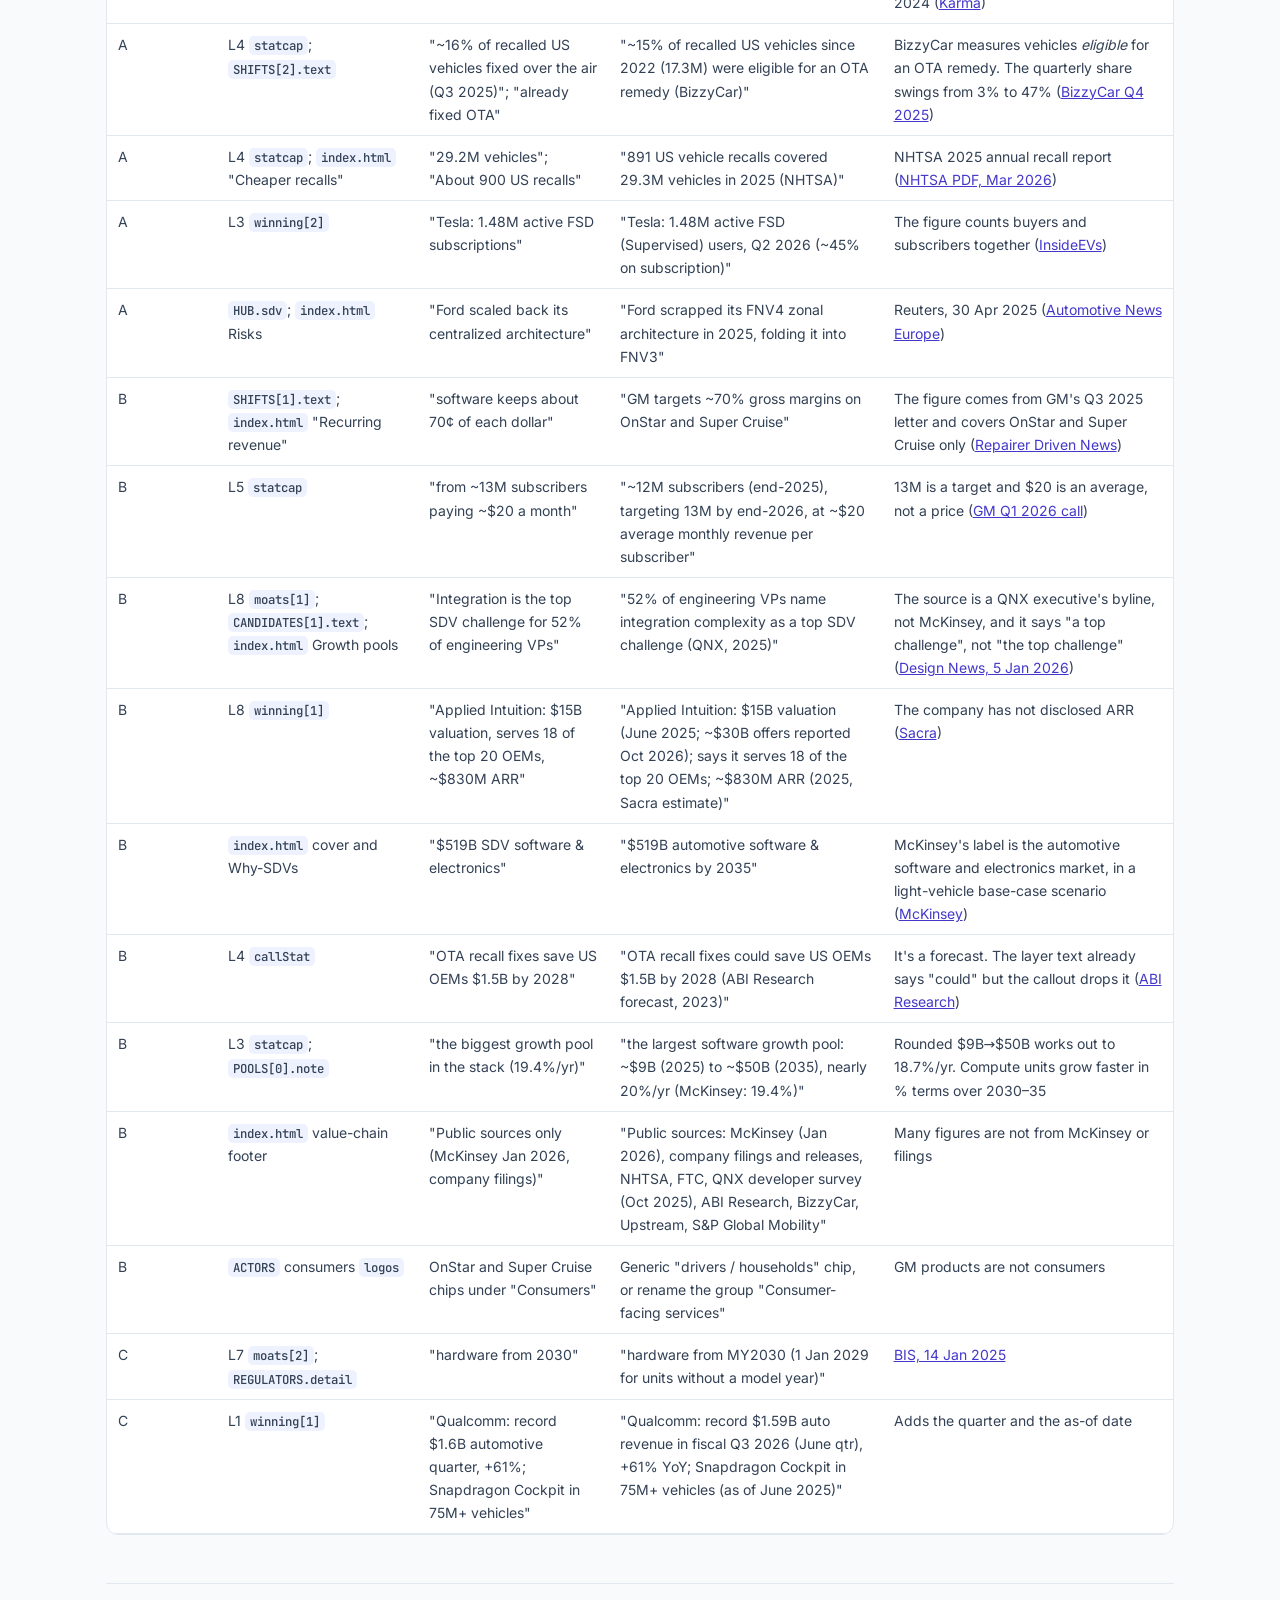
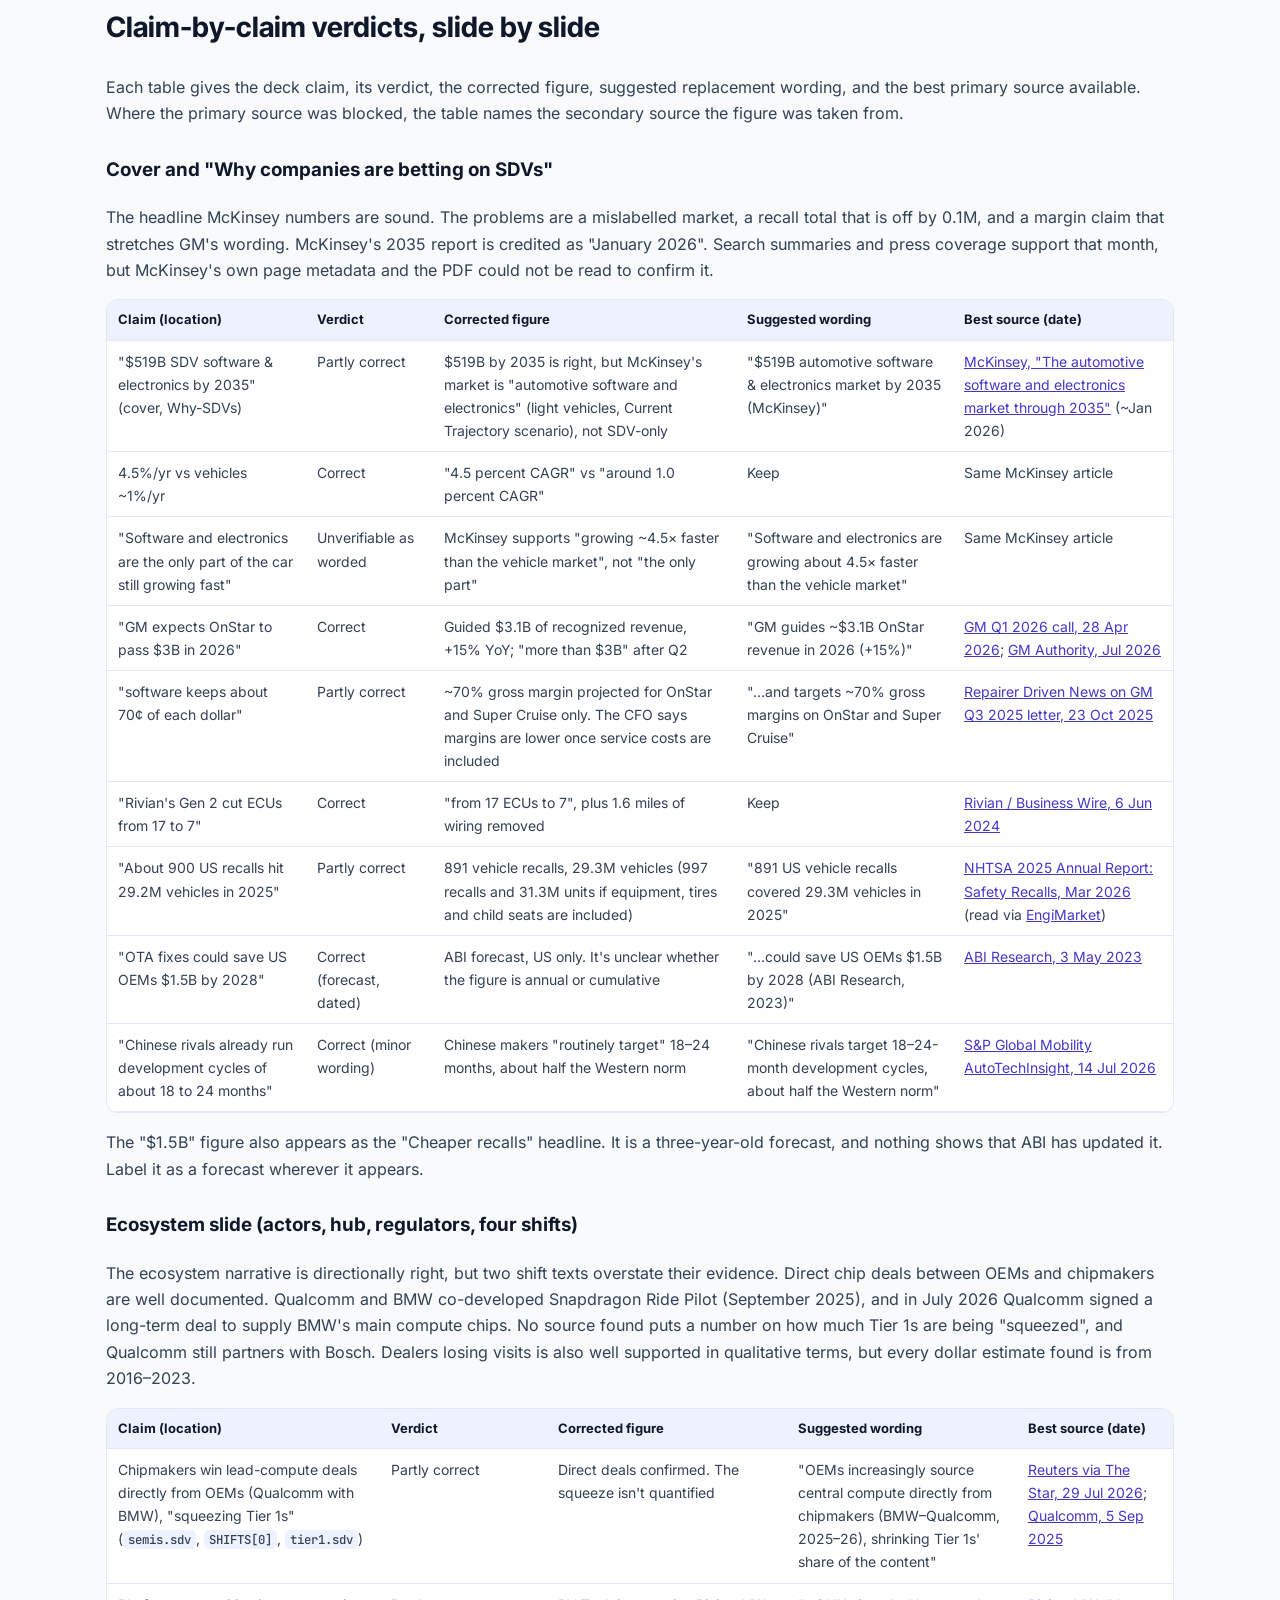
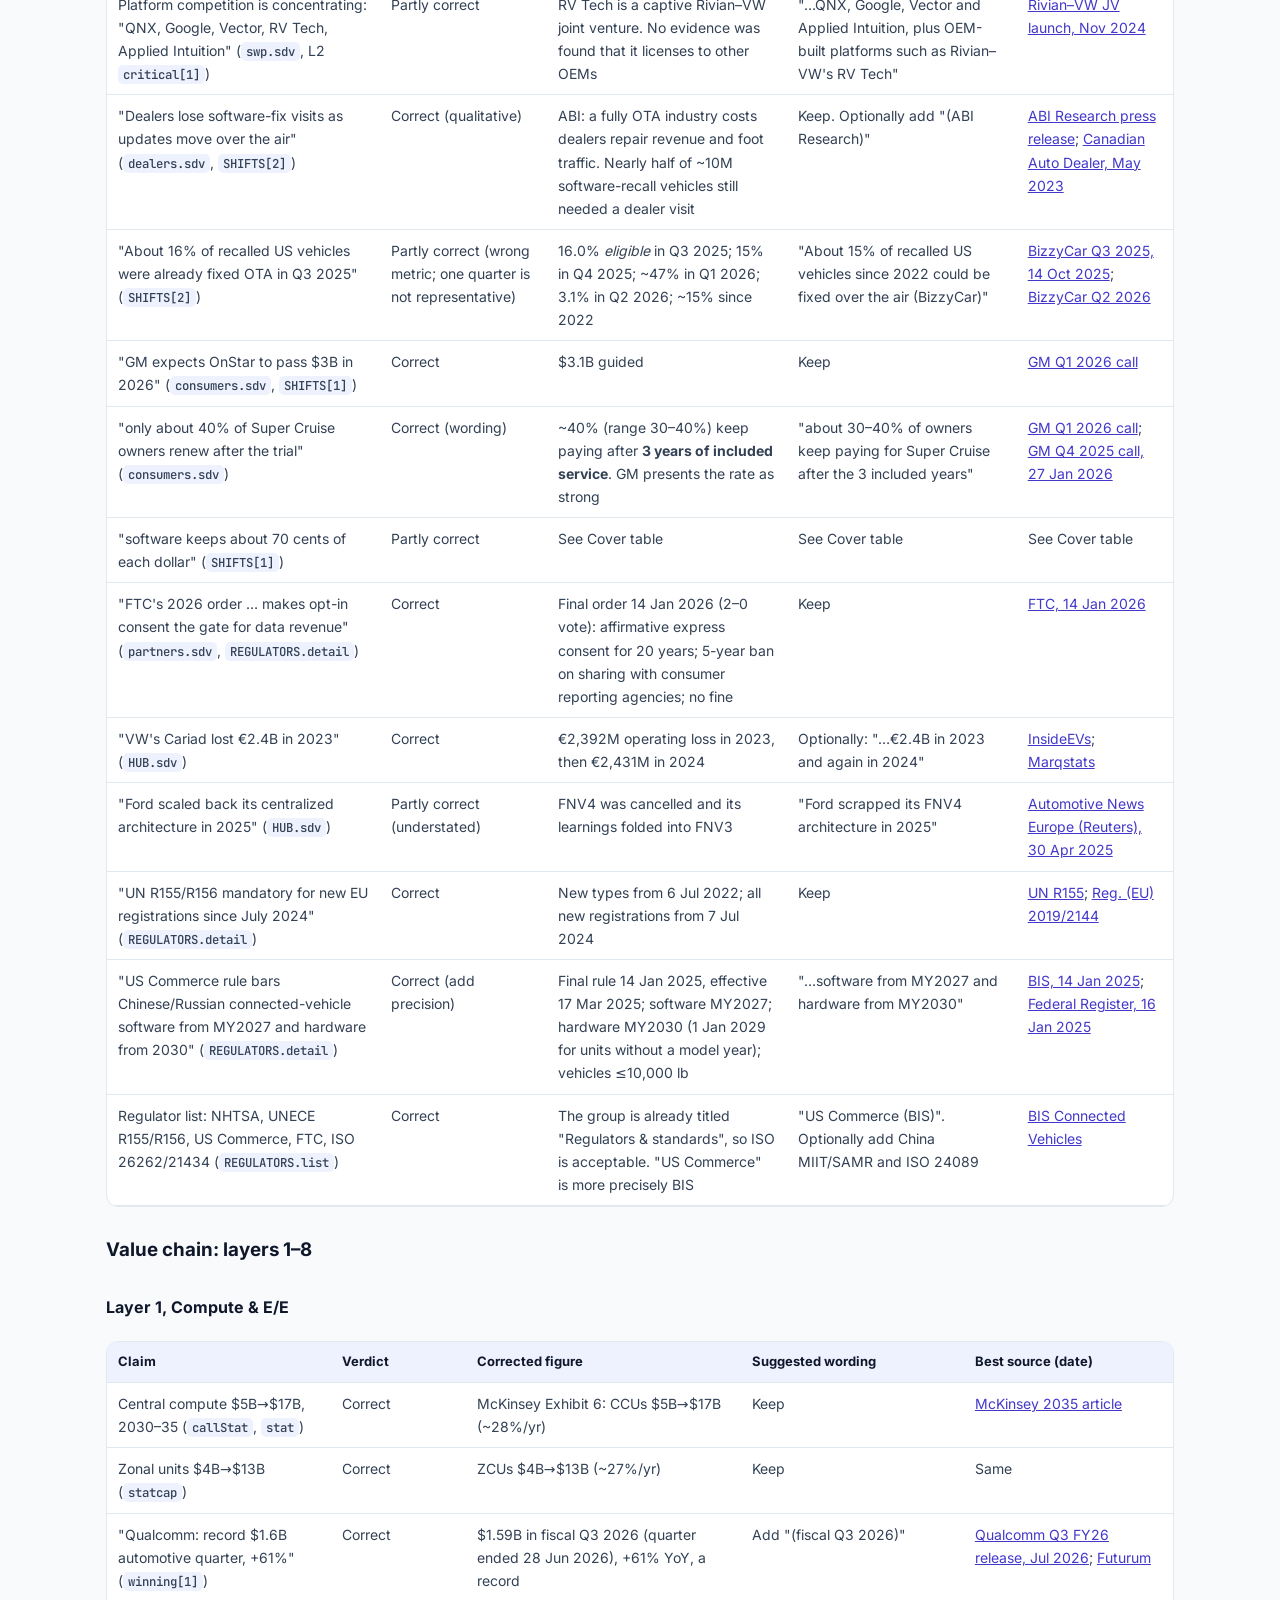
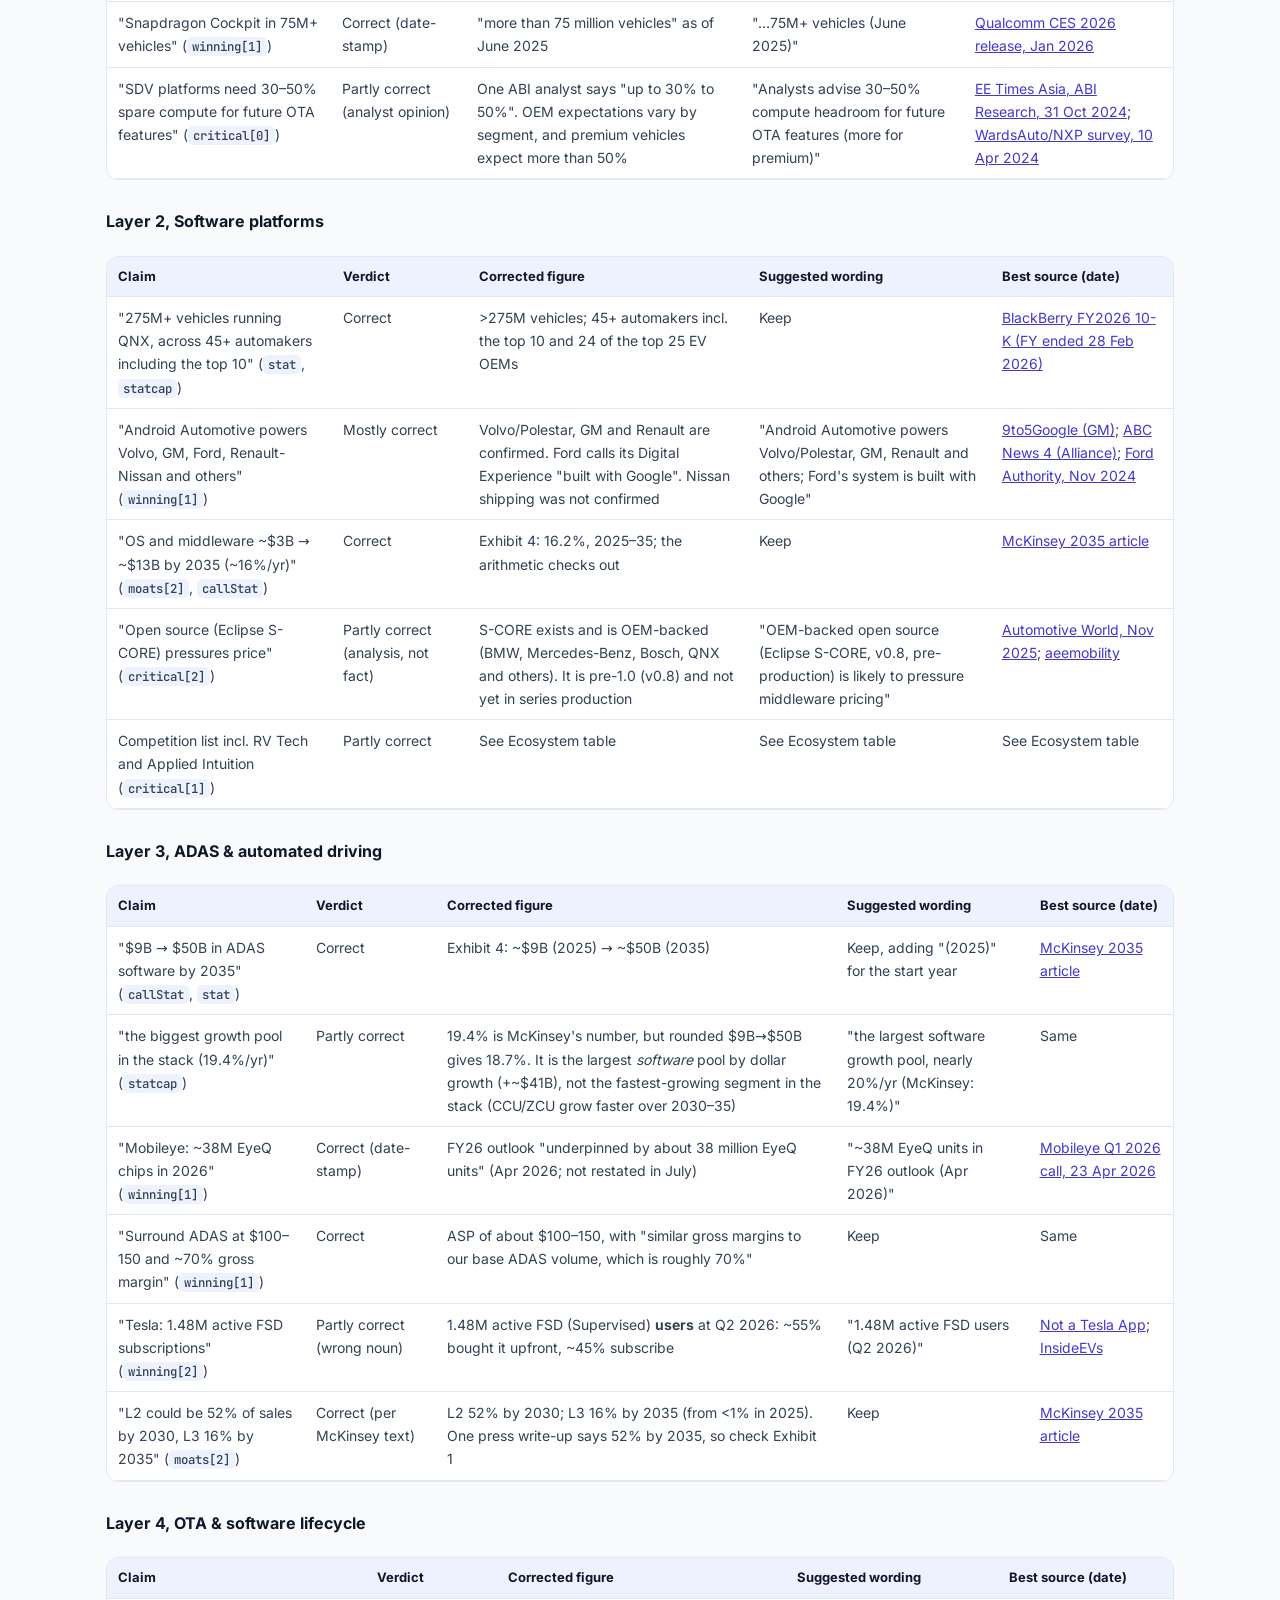
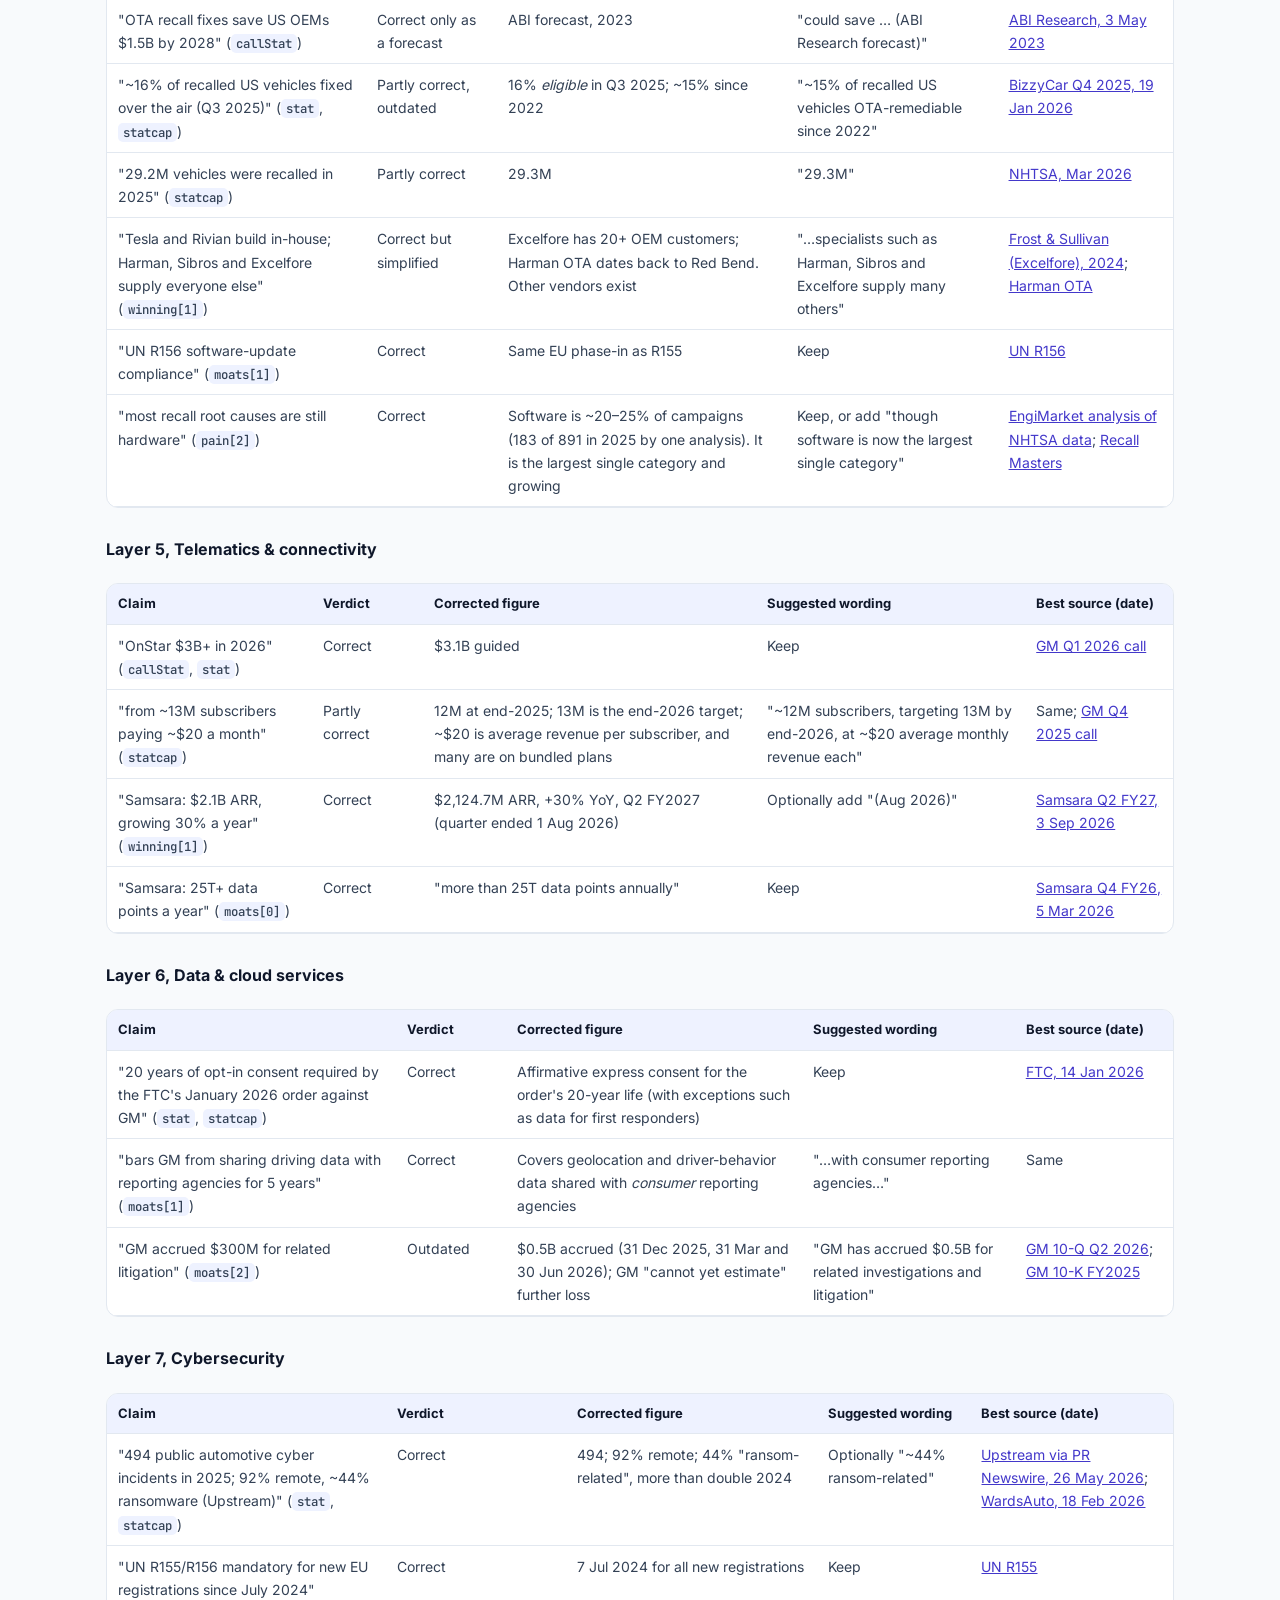
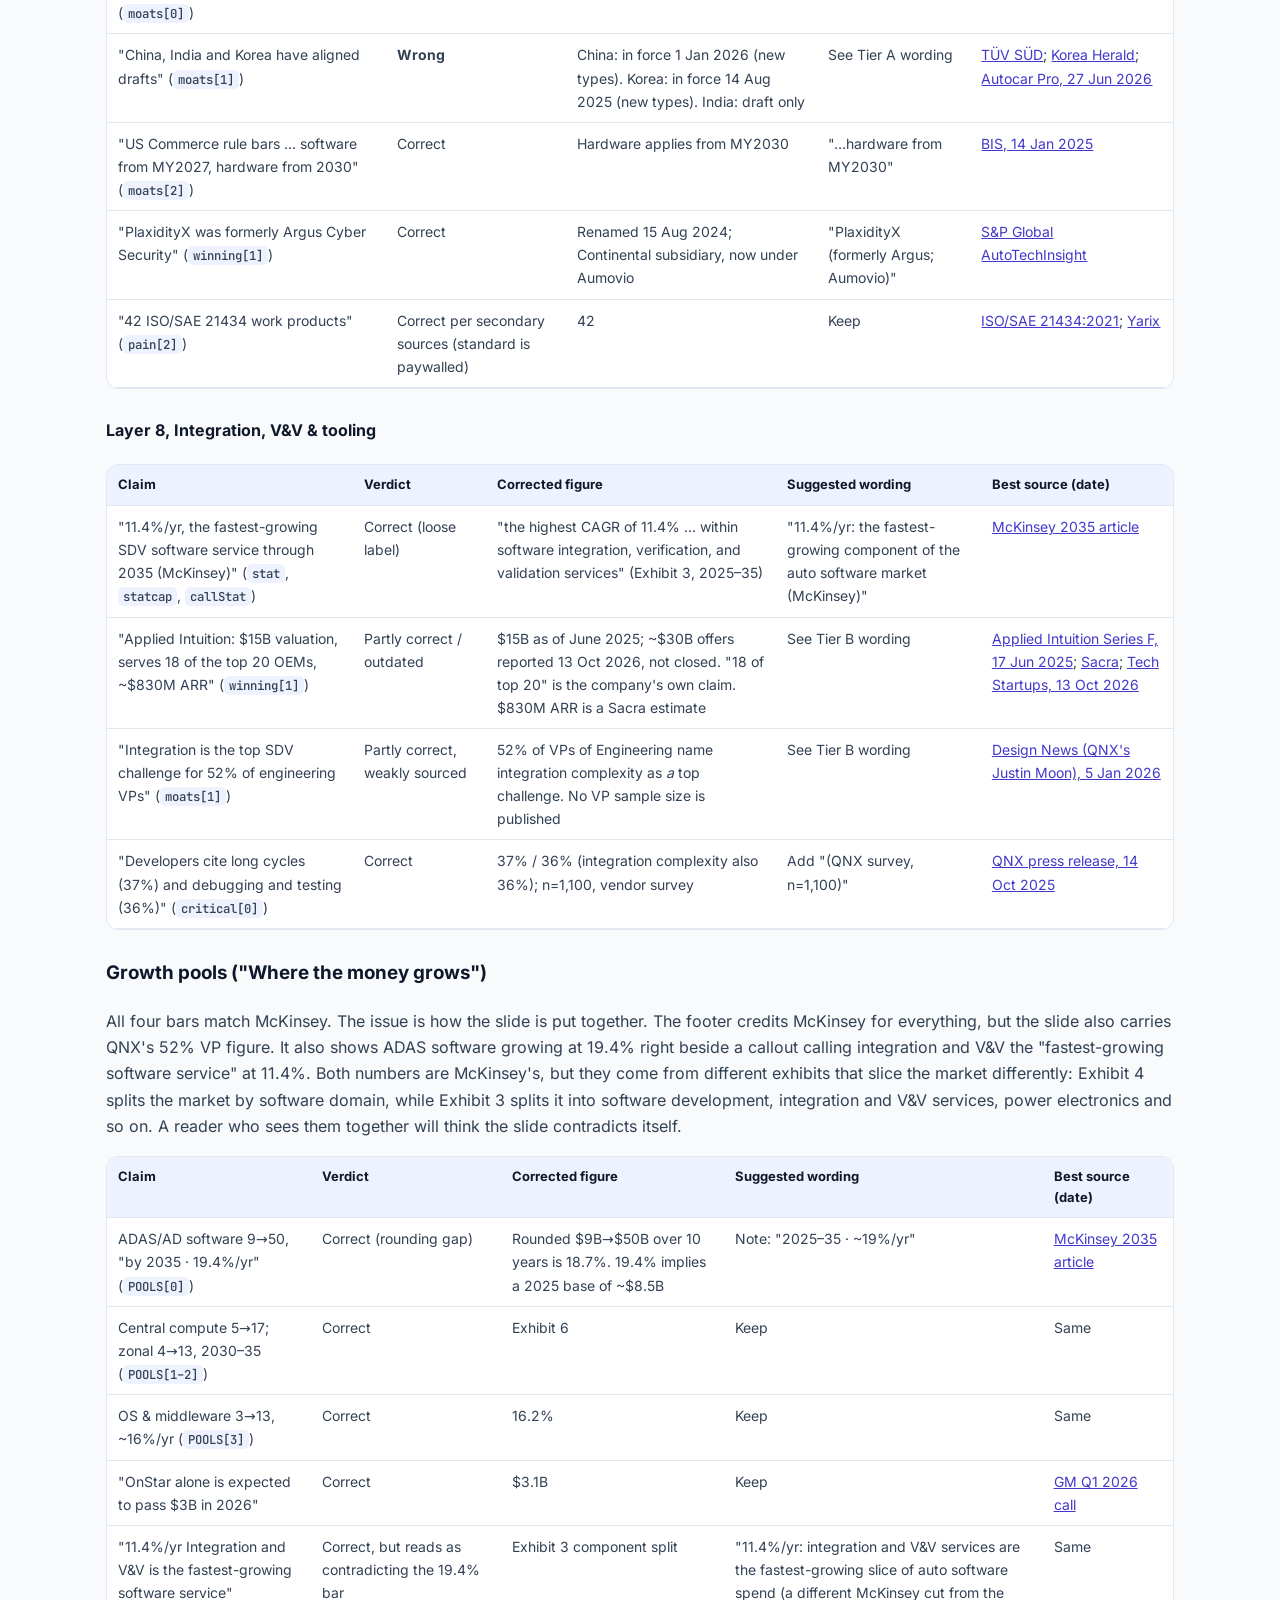
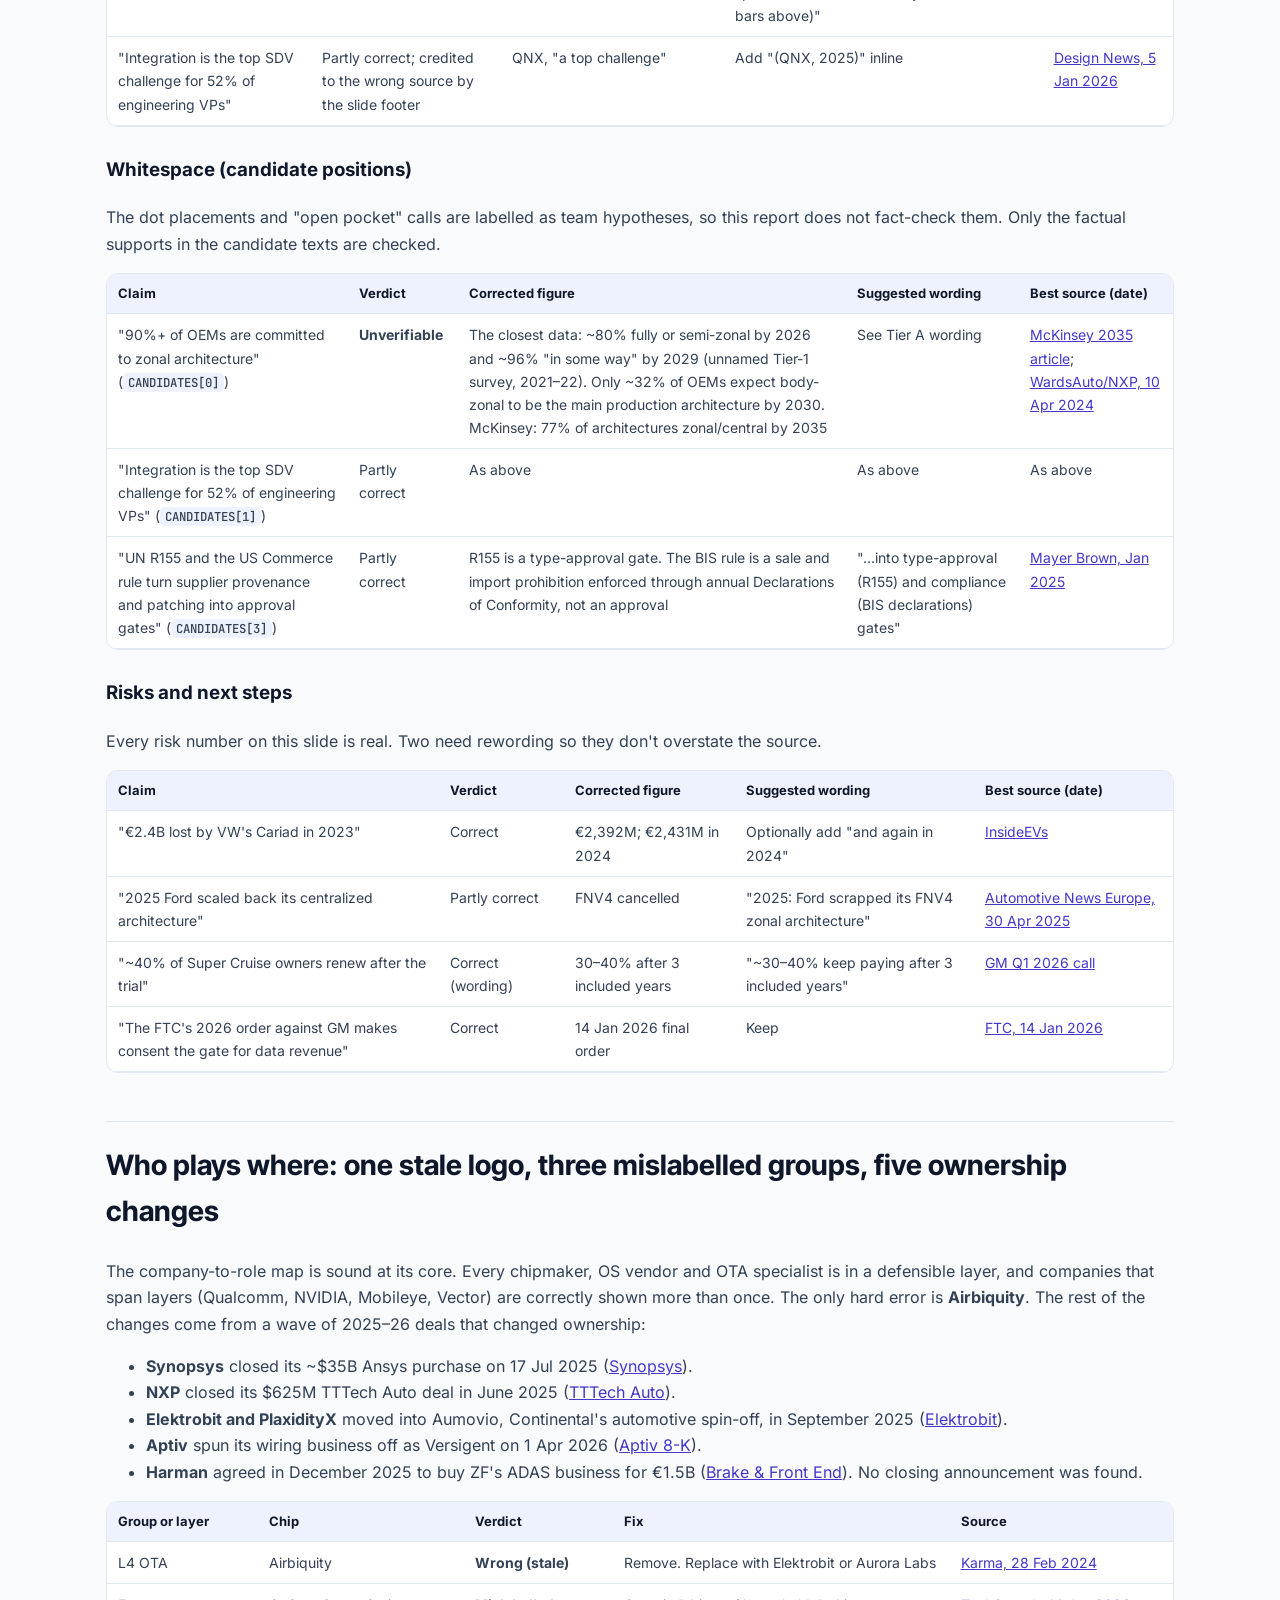
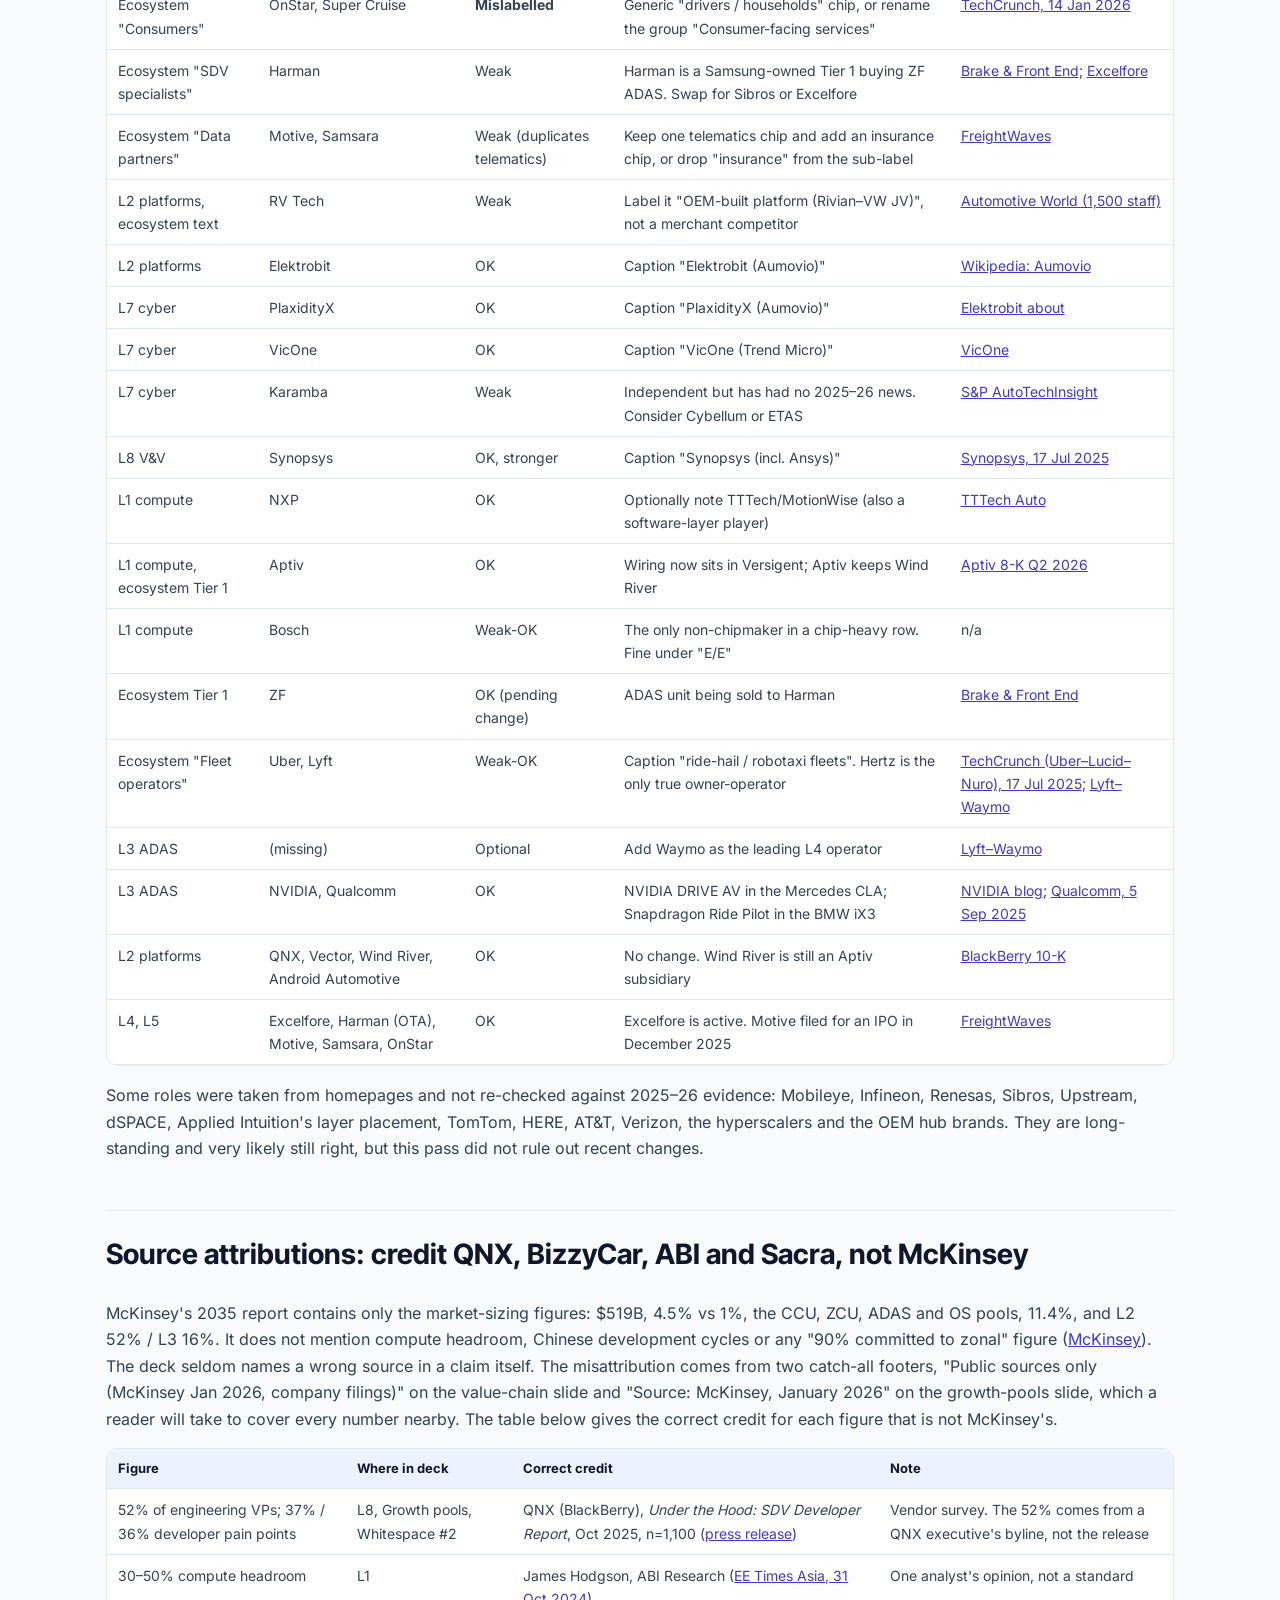
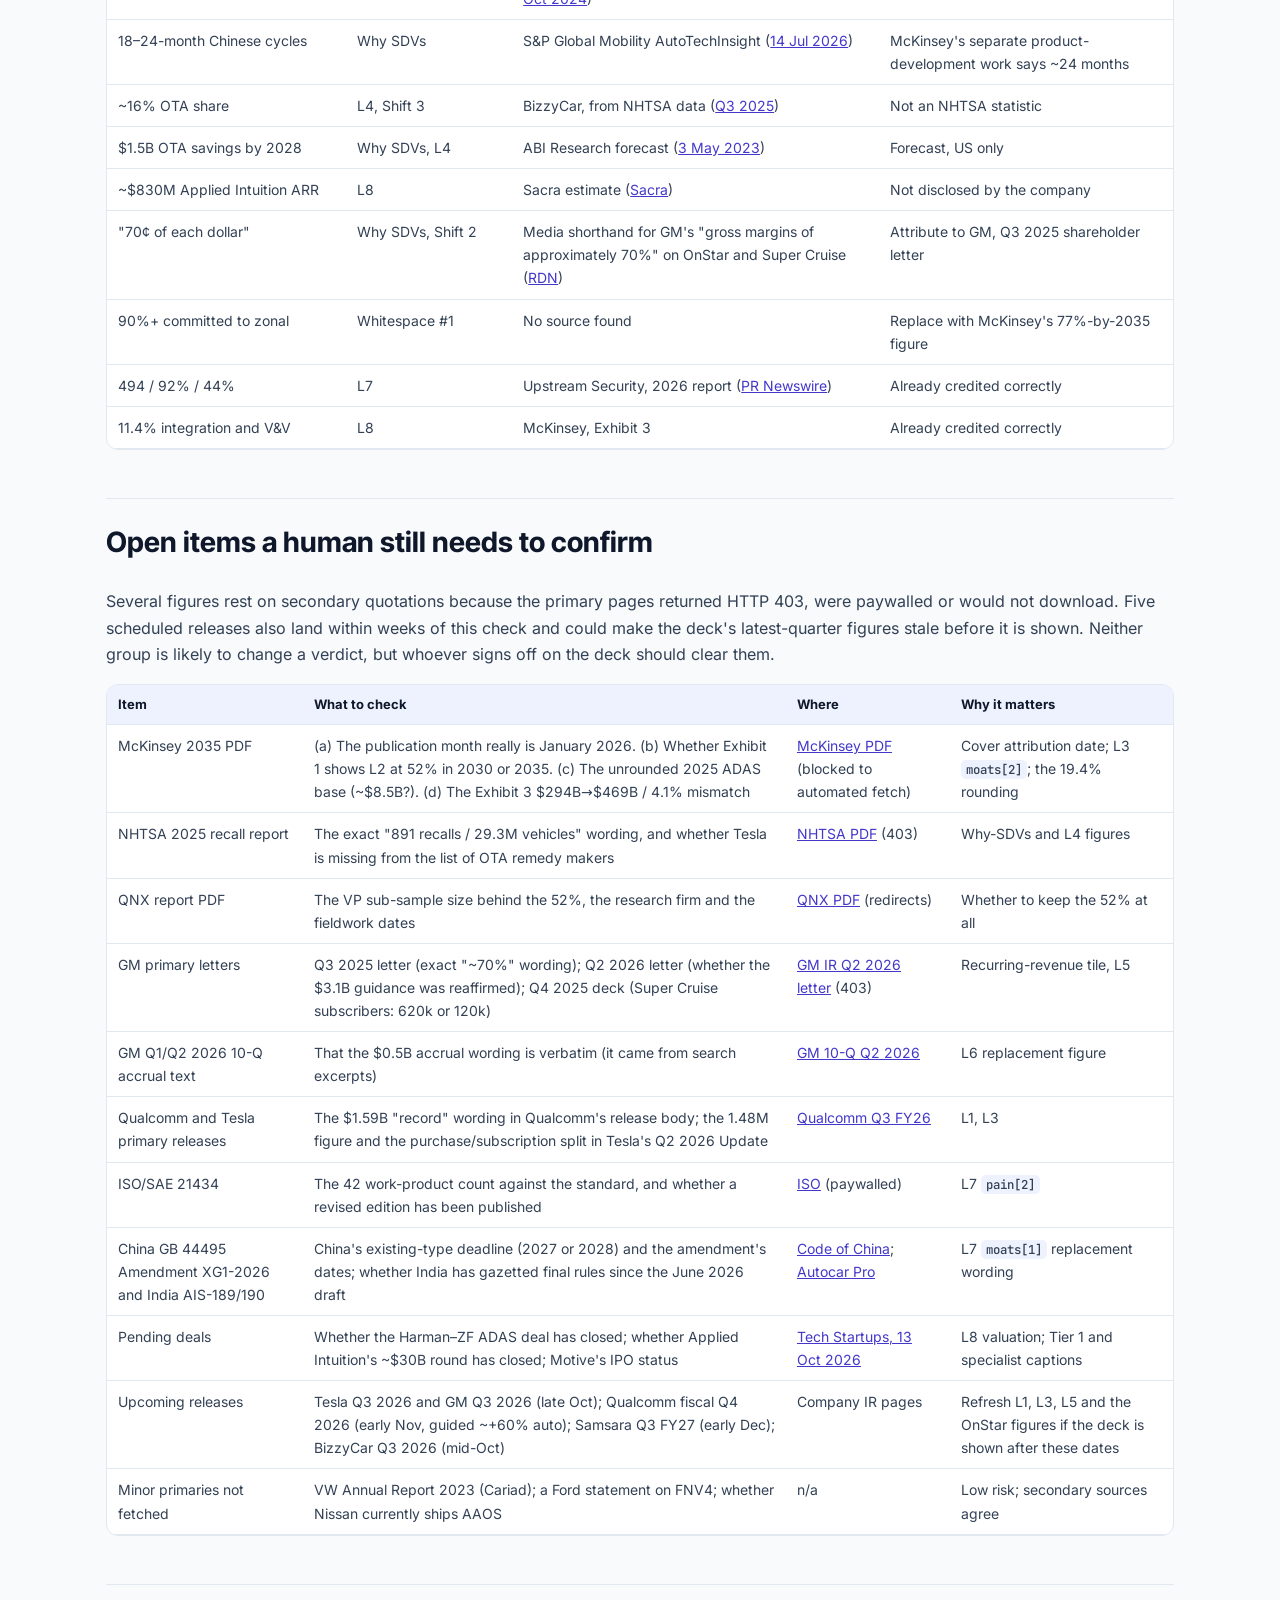
<file: downloads/fact-check-report.html>
<!doctype html>
<html lang="en"><head><meta charset="utf-8"><meta name="viewport" content="width=device-width, initial-scale=1">
<title>SDV Deck Evidence Audit</title>
<meta name="description" content="Claim-by-claim audit of the B-1.3.1 SDV value chain portfolio, 13 Oct 2026.">
<link rel="stylesheet" href="../assets/fonts/fonts.css">
<style>
:root { --bg:#f8fafc; --card:#fff; --ink:#0f172a; --body:#334155; --muted:#64748b; --line:#e2e8f0; --accent:#4338ca; --head:#eef2ff; }
@media (prefers-color-scheme: dark) { :root:not([data-theme="light"]) { --bg:#060a18; --card:#0c1430; --ink:#f1f5f9; --body:#cbd5e1; --muted:#94a3b8; --line:rgba(255,255,255,.12); --accent:#a5b4fc; --head:rgba(129,140,248,.12); } }
* { box-sizing:border-box; }
body { margin:0; background:var(--bg); color:var(--body); font:16px/1.65 Inter, system-ui, sans-serif; }
.top { position:sticky; top:0; background:var(--bg); border-bottom:1px solid var(--line); padding:12px 16px; display:flex; gap:16px; justify-content:space-between; font-size:14px; z-index:2; }
.top a { color:var(--accent); }
main { max-width:1100px; margin:0 auto; padding:24px 16px 80px; }
h1 { font-family:'Inter Tight', Inter, sans-serif; font-size:clamp(30px,5vw,46px); line-height:1.08; letter-spacing:-.02em; color:var(--ink); }
h2 { font-family:'Inter Tight', Inter, sans-serif; font-size:28px; color:var(--ink); margin-top:48px; padding-top:20px; border-top:1px solid var(--line); }
h3, h4 { color:var(--ink); margin-top:28px; }
a { color:var(--accent); word-break:break-word; }
table { width:100%; border-collapse:collapse; font-size:14px; background:var(--card); display:block; overflow-x:auto; border:1px solid var(--line); border-radius:12px; }
th, td { text-align:left; vertical-align:top; padding:9px 11px; border-bottom:1px solid var(--line); min-width:110px; }
th { background:var(--head); color:var(--ink); font-size:13px; position:sticky; top:0; }
code { font-family:'JetBrains Mono', monospace; font-size:.88em; background:var(--head); padding:1px 5px; border-radius:5px; }
@media print { .top { display:none; } body { background:#fff; color:#111; font-size:10.5pt; } table { display:table; font-size:9pt; } th { position:static; } h2 { break-before:page; } }
</style></head><body>
<div class="top"><a href="../index.html">← Back to the portfolio</a><span>Evidence audit · 13 Oct 2026 · source: <a href="fact-check-report.md">fact-check-report.md</a></span></div>
<main><h1 id="nineteen-fixes-make-the-sdv-deck-safe">Nineteen fixes make the SDV deck safe</h1>
<p>Not every claim in the interactive SDV deck holds up as of 13 October 2026, but most do. Of roughly 60 checkable statements in <code>interactive/index.html</code> and <code>interactive/data.js</code>, about two-thirds are correct as written. That includes all of the McKinsey market-sizing numbers, the QNX, Qualcomm, Mobileye, Samsara and Rivian figures, the FTC order terms, the BIS rule dates and the Upstream incident statistics. The problems fall into a few groups:</p>
<ul>
<li><strong>One wrong claim:</strong> China and Korea do not have "drafts". Their R155-aligned rules are already in force.</li>
<li><strong>One stale figure:</strong> GM's $300M driver-data accrual is now <strong>$0.5B</strong>.</li>
<li><strong>One unsourced claim:</strong> no source supports "90%+ of OEMs committed to zonal".</li>
<li><strong>One stale logo:</strong> Airbiquity's assets were bought by Karma in February 2024.</li>
<li><strong>About fifteen loose wordings that would fail a careful reader's check:</strong></li>
<li>Tesla's 1.48M figure counts FSD <em>users</em>, not subscriptions.</li>
<li>The "16% fixed OTA" figure counts vehicles <em>eligible</em> for an OTA remedy.</li>
<li>"Software keeps 70¢" is really GM's ~70% gross margin on OnStar and Super Cruise.</li>
<li>Ford didn't just scale back FNV4. It scrapped it.</li>
</ul>
<p>The deck also credits sources too loosely. Several survey and analyst figures sit next to "Source: McKinsey, January 2026" or "McKinsey Jan 2026, company filings" footers, but they actually come from:</p>
<ul>
<li>QNX/BlackBerry's October 2025 developer survey</li>
<li>BizzyCar's recall tracker</li>
<li>ABI Research forecasts</li>
<li>S&amp;P Global Mobility</li>
<li>a Sacra revenue estimate</li>
</ul>
<p>None of these is an error that sinks the deck's argument, and the four whitespace candidates still stand. But the errors are concentrated on the cover, the Why-SDVs slide and the Risks slide, where an evaluator is most likely to check. The fixes are cheap text edits in <code>data.js</code> and <code>index.html</code>. The deck's header says its text is transcribed from <code>diagrams/*.tex</code> and <code>01 Executive Summary.md</code>, so make the same edits there too.</p>
<h2 id="at-a-glance-what-must-change-before-the-deck-is-shown">At a glance: what must change before the deck is shown</h2>
<p>The edits fall into three tiers. Tier A items are factually wrong or out of date and must change. Tier B items are true numbers with misleading wording or the wrong source credit. Tier C items need a date stamp or label polish. Field names refer to <code>data.js</code> (L1–L8 = <code>LAYERS</code> by <code>id</code>) unless <code>index.html</code> is named.</p>
<table>
<thead>
<tr>
<th>Tier</th>
<th>Where</th>
<th>Current text</th>
<th>Change to</th>
<th>Why</th>
</tr>
</thead>
<tbody>
<tr>
<td>A</td>
<td>L7 <code>moats[1]</code></td>
<td>"China, India and Korea have aligned drafts"</td>
<td>"China (GB 44495/44496, in force Jan 2026) and Korea (CSMS, in force Aug 2025) have R155/R156-aligned rules; India's AIS-189/190 are still draft (June 2026)"</td>
<td>China's standards are mandatory national standards (<a href="https://www.tuvsud.com/en/knowledge-hub/technical-updates/consumer-products-and-retail-essentials/china-implements-vehicle-cybersecurity-technical-requirements" target="_blank" rel="noopener">TÜV SÜD</a>). Korea's rules have applied to new types since 14 Aug 2025 (<a href="https://www.koreaherald.com/article/10660606" target="_blank" rel="noopener">Korea Herald</a>). India published only draft rules, on 27 Jun 2026 (<a href="https://www.autocarpro.in/news/india-drafts-mandatory-cybersecurity-software-update-rules-for-connected-and-autonomous-vehicles-133260" target="_blank" rel="noopener">Autocar Pro</a>)</td>
</tr>
<tr>
<td>A</td>
<td>L6 <code>moats[2]</code></td>
<td>"GM accrued $300M for related litigation"</td>
<td>"GM has accrued $0.5B for Smart Driver data investigations and litigation (10-Q, 30 Jun 2026)"</td>
<td>$0.3B was the figure through Q3 2025. It was $0.5B at end-2025 and still $0.5B at 30 Jun 2026 (<a href="https://www.sec.gov/Archives/edgar/data/1467858/000146785826000051/gm-20260630.htm" target="_blank" rel="noopener">GM 10-Q Q2 2026</a>)</td>
</tr>
<tr>
<td>A</td>
<td><code>CANDIDATES[0].text</code></td>
<td>"90%+ of OEMs are committed to zonal architecture"</td>
<td>"Most OEMs are moving to zonal/central E/E: McKinsey expects 77% of architectures produced by 2035 to be zonal or central, up from under 30% today"</td>
<td>No source for 90%+ was found. The closest is a vendor-cited Tier-1 survey (~96% "in some way or shape" by 2029) (<a href="https://www.designnews.com/automotive-engineering/why-cars-are-migrating-zonal-electric-architecture" target="_blank" rel="noopener">Design News</a>)</td>
</tr>
<tr>
<td>A</td>
<td>L4 <code>logos</code></td>
<td>Airbiquity chip</td>
<td>Remove; swap in Elektrobit (OTA with PlaxidityX) or Aurora Labs</td>
<td>Karma Automotive bought Airbiquity's assets, IP, staff and contracts on 28 Feb 2024 (<a href="https://karmaautomotive.com/news/karma-automotive-acquires-assets-and-key-personnel-from-connected-vehicle-pioneer-airbiquity/" target="_blank" rel="noopener">Karma</a>)</td>
</tr>
<tr>
<td>A</td>
<td>L4 <code>statcap</code>; <code>SHIFTS[2].text</code></td>
<td>"~16% of recalled US vehicles fixed over the air (Q3 2025)"; "already fixed OTA"</td>
<td>"~15% of recalled US vehicles since 2022 (17.3M) were eligible for an OTA remedy (BizzyCar)"</td>
<td>BizzyCar measures vehicles <em>eligible</em> for an OTA remedy. The quarterly share swings from 3% to 47% (<a href="https://bizzycar.com/blog/automotive-recall-alert-8.6-million-vehicles-recalled-in-q4-2025" target="_blank" rel="noopener">BizzyCar Q4 2025</a>)</td>
</tr>
<tr>
<td>A</td>
<td>L4 <code>statcap</code>; <code>index.html</code> "Cheaper recalls"</td>
<td>"29.2M vehicles"; "About 900 US recalls"</td>
<td>"891 US vehicle recalls covered 29.3M vehicles in 2025 (NHTSA)"</td>
<td>NHTSA 2025 annual recall report (<a href="https://www.nhtsa.gov/sites/nhtsa.gov/files/2026-03/2025-annual-recalls-report.pdf" target="_blank" rel="noopener">NHTSA PDF, Mar 2026</a>)</td>
</tr>
<tr>
<td>A</td>
<td>L3 <code>winning[2]</code></td>
<td>"Tesla: 1.48M active FSD subscriptions"</td>
<td>"Tesla: 1.48M active FSD (Supervised) users, Q2 2026 (~45% on subscription)"</td>
<td>The figure counts buyers and subscribers together (<a href="https://insideevs.com/news/802547/tesla-fsd-subscription-half/" target="_blank" rel="noopener">InsideEVs</a>)</td>
</tr>
<tr>
<td>A</td>
<td><code>HUB.sdv</code>; <code>index.html</code> Risks</td>
<td>"Ford scaled back its centralized architecture"</td>
<td>"Ford scrapped its FNV4 zonal architecture in 2025, folding it into FNV3"</td>
<td>Reuters, 30 Apr 2025 (<a href="https://europe.autonews.com/ford/an-ford-kills-electronics-project-0430" target="_blank" rel="noopener">Automotive News Europe</a>)</td>
</tr>
<tr>
<td>B</td>
<td><code>SHIFTS[1].text</code>; <code>index.html</code> "Recurring revenue"</td>
<td>"software keeps about 70¢ of each dollar"</td>
<td>"GM targets ~70% gross margins on OnStar and Super Cruise"</td>
<td>The figure comes from GM's Q3 2025 letter and covers OnStar and Super Cruise only (<a href="https://www.repairerdrivennews.com/2025/10/23/gm-reports-double-digit-revenue-growth-from-onstar-expects-trend-to-continue/" target="_blank" rel="noopener">Repairer Driven News</a>)</td>
</tr>
<tr>
<td>B</td>
<td>L5 <code>statcap</code></td>
<td>"from ~13M subscribers paying ~$20 a month"</td>
<td>"~12M subscribers (end-2025), targeting 13M by end-2026, at ~$20 average monthly revenue per subscriber"</td>
<td>13M is a target and $20 is an average, not a price (<a href="https://www.fool.com/earnings/call-transcripts/2026/04/28/gm-q1-2026-earnings-call-transcript/" target="_blank" rel="noopener">GM Q1 2026 call</a>)</td>
</tr>
<tr>
<td>B</td>
<td>L8 <code>moats[1]</code>; <code>CANDIDATES[1].text</code>; <code>index.html</code> Growth pools</td>
<td>"Integration is the top SDV challenge for 52% of engineering VPs"</td>
<td>"52% of engineering VPs name integration complexity as a top SDV challenge (QNX, 2025)"</td>
<td>The source is a QNX executive's byline, not McKinsey, and it says "a top challenge", not "the top challenge" (<a href="https://www.designnews.com/automotive-engineering/why-software-defined-vehicles-are-the-ultimate-test-for-automakers" target="_blank" rel="noopener">Design News, 5 Jan 2026</a>)</td>
</tr>
<tr>
<td>B</td>
<td>L8 <code>winning[1]</code></td>
<td>"Applied Intuition: $15B valuation, serves 18 of the top 20 OEMs, ~$830M ARR"</td>
<td>"Applied Intuition: $15B valuation (June 2025; ~$30B offers reported Oct 2026); says it serves 18 of the top 20 OEMs; ~$830M ARR (2025, Sacra estimate)"</td>
<td>The company has not disclosed ARR (<a href="https://sacra.com/c/applied-intuition/" target="_blank" rel="noopener">Sacra</a>)</td>
</tr>
<tr>
<td>B</td>
<td><code>index.html</code> cover and Why-SDVs</td>
<td>"$519B SDV software &amp; electronics"</td>
<td>"$519B automotive software &amp; electronics by 2035"</td>
<td>McKinsey's label is the automotive software and electronics market, in a light-vehicle base-case scenario (<a href="https://www.mckinsey.com/features/mckinsey-center-for-future-mobility/our-insights/mapping-the-automotive-software-and-electronics-landscape" target="_blank" rel="noopener">McKinsey</a>)</td>
</tr>
<tr>
<td>B</td>
<td>L4 <code>callStat</code></td>
<td>"OTA recall fixes save US OEMs $1.5B by 2028"</td>
<td>"OTA recall fixes could save US OEMs $1.5B by 2028 (ABI Research forecast, 2023)"</td>
<td>It's a forecast. The layer text already says "could" but the callout drops it (<a href="https://abiresearch.com/press/by-2028-automakers-will-save-us15-billion-using-over-the-air-updates-to-fix-recalled-cars" target="_blank" rel="noopener">ABI Research</a>)</td>
</tr>
<tr>
<td>B</td>
<td>L3 <code>statcap</code>; <code>POOLS[0].note</code></td>
<td>"the biggest growth pool in the stack (19.4%/yr)"</td>
<td>"the largest software growth pool: ~$9B (2025) to ~$50B (2035), nearly 20%/yr (McKinsey: 19.4%)"</td>
<td>Rounded $9B→$50B works out to 18.7%/yr. Compute units grow faster in % terms over 2030–35</td>
</tr>
<tr>
<td>B</td>
<td><code>index.html</code> value-chain footer</td>
<td>"Public sources only (McKinsey Jan 2026, company filings)"</td>
<td>"Public sources: McKinsey (Jan 2026), company filings and releases, NHTSA, FTC, QNX developer survey (Oct 2025), ABI Research, BizzyCar, Upstream, S&amp;P Global Mobility"</td>
<td>Many figures are not from McKinsey or filings</td>
</tr>
<tr>
<td>B</td>
<td><code>ACTORS</code> consumers <code>logos</code></td>
<td>OnStar and Super Cruise chips under "Consumers"</td>
<td>Generic "drivers / households" chip, or rename the group "Consumer-facing services"</td>
<td>GM products are not consumers</td>
</tr>
<tr>
<td>C</td>
<td>L7 <code>moats[2]</code>; <code>REGULATORS.detail</code></td>
<td>"hardware from 2030"</td>
<td>"hardware from MY2030 (1 Jan 2029 for units without a model year)"</td>
<td><a href="https://www.bis.gov/press-release/commerce-finalizes-rule-secure-connected-vehicle-supply-chains-foreign-adversary-threats" target="_blank" rel="noopener">BIS, 14 Jan 2025</a></td>
</tr>
<tr>
<td>C</td>
<td>L1 <code>winning[1]</code></td>
<td>"Qualcomm: record $1.6B automotive quarter, +61%; Snapdragon Cockpit in 75M+ vehicles"</td>
<td>"Qualcomm: record $1.59B auto revenue in fiscal Q3 2026 (June qtr), +61% YoY; Snapdragon Cockpit in 75M+ vehicles (as of June 2025)"</td>
<td>Adds the quarter and the as-of date</td>
</tr>
</tbody>
</table>
<h2 id="claim-by-claim-verdicts-slide-by-slide">Claim-by-claim verdicts, slide by slide</h2>
<p>Each table gives the deck claim, its verdict, the corrected figure, suggested replacement wording, and the best primary source available. Where the primary source was blocked, the table names the secondary source the figure was taken from.</p>
<h3 id="cover-and-why-companies-are-betting-on-sdvs">Cover and "Why companies are betting on SDVs"</h3>
<p>The headline McKinsey numbers are sound. The problems are a mislabelled market, a recall total that is off by 0.1M, and a margin claim that stretches GM's wording. McKinsey's 2035 report is credited as "January 2026". Search summaries and press coverage support that month, but McKinsey's own page metadata and the PDF could not be read to confirm it.</p>
<table>
<thead>
<tr>
<th>Claim (location)</th>
<th>Verdict</th>
<th>Corrected figure</th>
<th>Suggested wording</th>
<th>Best source (date)</th>
</tr>
</thead>
<tbody>
<tr>
<td>"$519B SDV software &amp; electronics by 2035" (cover, Why-SDVs)</td>
<td>Partly correct</td>
<td>$519B by 2035 is right, but McKinsey's market is "automotive software and electronics" (light vehicles, Current Trajectory scenario), not SDV-only</td>
<td>"$519B automotive software &amp; electronics market by 2035 (McKinsey)"</td>
<td><a href="https://www.mckinsey.com/features/mckinsey-center-for-future-mobility/our-insights/mapping-the-automotive-software-and-electronics-landscape" target="_blank" rel="noopener">McKinsey, "The automotive software and electronics market through 2035"</a> (~Jan 2026)</td>
</tr>
<tr>
<td>4.5%/yr vs vehicles ~1%/yr</td>
<td>Correct</td>
<td>"4.5 percent CAGR" vs "around 1.0 percent CAGR"</td>
<td>Keep</td>
<td>Same McKinsey article</td>
</tr>
<tr>
<td>"Software and electronics are the only part of the car still growing fast"</td>
<td>Unverifiable as worded</td>
<td>McKinsey supports "growing ~4.5× faster than the vehicle market", not "the only part"</td>
<td>"Software and electronics are growing about 4.5× faster than the vehicle market"</td>
<td>Same McKinsey article</td>
</tr>
<tr>
<td>"GM expects OnStar to pass $3B in 2026"</td>
<td>Correct</td>
<td>Guided $3.1B of recognized revenue, +15% YoY; "more than $3B" after Q2</td>
<td>"GM guides ~$3.1B OnStar revenue in 2026 (+15%)"</td>
<td><a href="https://www.fool.com/earnings/call-transcripts/2026/04/28/gm-q1-2026-earnings-call-transcript/" target="_blank" rel="noopener">GM Q1 2026 call, 28 Apr 2026</a>; <a href="https://gmauthority.com/blog/2026/07/gm-onstar-business-revenue-increases-20-percent-in-q2-2026/" target="_blank" rel="noopener">GM Authority, Jul 2026</a></td>
</tr>
<tr>
<td>"software keeps about 70¢ of each dollar"</td>
<td>Partly correct</td>
<td>~70% gross margin projected for OnStar and Super Cruise only. The CFO says margins are lower once service costs are included</td>
<td>"…and targets ~70% gross margins on OnStar and Super Cruise"</td>
<td><a href="https://www.repairerdrivennews.com/2025/10/23/gm-reports-double-digit-revenue-growth-from-onstar-expects-trend-to-continue/" target="_blank" rel="noopener">Repairer Driven News on GM Q3 2025 letter, 23 Oct 2025</a></td>
</tr>
<tr>
<td>"Rivian's Gen 2 cut ECUs from 17 to 7"</td>
<td>Correct</td>
<td>"from 17 ECUs to 7", plus 1.6 miles of wiring removed</td>
<td>Keep</td>
<td><a href="https://www.businesswire.com/news/home/20240606335706/en/Rivian-Introduces-Second-Generation-R1S-R1T" target="_blank" rel="noopener">Rivian / Business Wire, 6 Jun 2024</a></td>
</tr>
<tr>
<td>"About 900 US recalls hit 29.2M vehicles in 2025"</td>
<td>Partly correct</td>
<td>891 vehicle recalls, 29.3M vehicles (997 recalls and 31.3M units if equipment, tires and child seats are included)</td>
<td>"891 US vehicle recalls covered 29.3M vehicles in 2025"</td>
<td><a href="https://www.nhtsa.gov/sites/nhtsa.gov/files/2026-03/2025-annual-recalls-report.pdf" target="_blank" rel="noopener">NHTSA 2025 Annual Report: Safety Recalls, Mar 2026</a> (read via <a href="https://www.engimarket.com/blog/vehicle-recall-statistics/" target="_blank" rel="noopener">EngiMarket</a>)</td>
</tr>
<tr>
<td>"OTA fixes could save US OEMs $1.5B by 2028"</td>
<td>Correct (forecast, dated)</td>
<td>ABI forecast, US only. It's unclear whether the figure is annual or cumulative</td>
<td>"…could save US OEMs $1.5B by 2028 (ABI Research, 2023)"</td>
<td><a href="https://abiresearch.com/press/by-2028-automakers-will-save-us15-billion-using-over-the-air-updates-to-fix-recalled-cars" target="_blank" rel="noopener">ABI Research, 3 May 2023</a></td>
</tr>
<tr>
<td>"Chinese rivals already run development cycles of about 18 to 24 months"</td>
<td>Correct (minor wording)</td>
<td>Chinese makers "routinely target" 18–24 months, about half the Western norm</td>
<td>"Chinese rivals target 18–24-month development cycles, about half the Western norm"</td>
<td><a href="https://autotechinsight.spglobal.com/news/5289482/the-real-meaning-of-china-speed" target="_blank" rel="noopener">S&amp;P Global Mobility AutoTechInsight, 14 Jul 2026</a></td>
</tr>
</tbody>
</table>
<p>The "$1.5B" figure also appears as the "Cheaper recalls" headline. It is a three-year-old forecast, and nothing shows that ABI has updated it. Label it as a forecast wherever it appears.</p>
<h3 id="ecosystem-slide-actors-hub-regulators-four-shifts">Ecosystem slide (actors, hub, regulators, four shifts)</h3>
<p>The ecosystem narrative is directionally right, but two shift texts overstate their evidence. Direct chip deals between OEMs and chipmakers are well documented. Qualcomm and BMW co-developed Snapdragon Ride Pilot (September 2025), and in July 2026 Qualcomm signed a long-term deal to supply BMW's main compute chips. No source found puts a number on how much Tier 1s are being "squeezed", and Qualcomm still partners with Bosch. Dealers losing visits is also well supported in qualitative terms, but every dollar estimate found is from 2016–2023.</p>
<table>
<thead>
<tr>
<th>Claim (location)</th>
<th>Verdict</th>
<th>Corrected figure</th>
<th>Suggested wording</th>
<th>Best source (date)</th>
</tr>
</thead>
<tbody>
<tr>
<td>Chipmakers win lead-compute deals directly from OEMs (Qualcomm with BMW), "squeezing Tier 1s" (<code>semis.sdv</code>, <code>SHIFTS[0]</code>, <code>tier1.sdv</code>)</td>
<td>Partly correct</td>
<td>Direct deals confirmed. The squeeze isn't quantified</td>
<td>"OEMs increasingly source central compute directly from chipmakers (BMW–Qualcomm, 2025–26), shrinking Tier 1s' share of the content"</td>
<td><a href="https://www.thestar.com.my/tech/tech-news/2026/07/29/qualcomm-wins-bmw-chip-supply-deal-for-future-vehicle-platforms" target="_blank" rel="noopener">Reuters via The Star, 29 Jul 2026</a>; <a href="https://www.qualcomm.com/news/releases/2025/09/qualcomm-and-bmw-group-unveil-groundbreaking-automated-driving-s" target="_blank" rel="noopener">Qualcomm, 5 Sep 2025</a></td>
</tr>
<tr>
<td>Platform competition is concentrating: "QNX, Google, Vector, RV Tech, Applied Intuition" (<code>swp.sdv</code>, L2 <code>critical[1]</code>)</td>
<td>Partly correct</td>
<td>RV Tech is a captive Rivian–VW joint venture. No evidence was found that it licenses to other OEMs</td>
<td>"…QNX, Google, Vector and Applied Intuition, plus OEM-built platforms such as Rivian–VW's RV Tech"</td>
<td><a href="https://www.automotiveworld.com/news/faster-leaner-more-efficient-rivian-and-volkswagen-group-announce-the-launch-of-their-joint-venture/" target="_blank" rel="noopener">Rivian–VW JV launch, Nov 2024</a></td>
</tr>
<tr>
<td>"Dealers lose software-fix visits as updates move over the air" (<code>dealers.sdv</code>, <code>SHIFTS[2]</code>)</td>
<td>Correct (qualitative)</td>
<td>ABI: a fully OTA industry costs dealers repair revenue and foot traffic. Nearly half of ~10M software-recall vehicles still needed a dealer visit</td>
<td>Keep. Optionally add "(ABI Research)"</td>
<td><a href="https://www.abiresearch.com/press//abi-research-anticipates-accelerated-adoption-auto?hsLang=en" target="_blank" rel="noopener">ABI Research press release</a>; <a href="https://canadianautodealer.ca/2023/05/ota-updates-to-fix-recalled-cars-will-save-oems-1-5b/" target="_blank" rel="noopener">Canadian Auto Dealer, May 2023</a></td>
</tr>
<tr>
<td>"About 16% of recalled US vehicles were already fixed OTA in Q3 2025" (<code>SHIFTS[2]</code>)</td>
<td>Partly correct (wrong metric; one quarter is not representative)</td>
<td>16.0% <em>eligible</em> in Q3 2025; 15% in Q4 2025; ~47% in Q1 2026; 3.1% in Q2 2026; ~15% since 2022</td>
<td>"About 15% of recalled US vehicles since 2022 could be fixed over the air (BizzyCar)"</td>
<td><a href="https://www.bizzycar.com/blog/automotive-recall-alert-8.5-million-vehicles-recalled-in-q3-2025" target="_blank" rel="noopener">BizzyCar Q3 2025, 14 Oct 2025</a>; <a href="https://www.bizzycar.com/blog/quarterly-recall-report-nearly-11-million-vehicles-recalled-in-q2-2026" target="_blank" rel="noopener">BizzyCar Q2 2026</a></td>
</tr>
<tr>
<td>"GM expects OnStar to pass $3B in 2026" (<code>consumers.sdv</code>, <code>SHIFTS[1]</code>)</td>
<td>Correct</td>
<td>$3.1B guided</td>
<td>Keep</td>
<td><a href="https://www.fool.com/earnings/call-transcripts/2026/04/28/gm-q1-2026-earnings-call-transcript/" target="_blank" rel="noopener">GM Q1 2026 call</a></td>
</tr>
<tr>
<td>"only about 40% of Super Cruise owners renew after the trial" (<code>consumers.sdv</code>)</td>
<td>Correct (wording)</td>
<td>~40% (range 30–40%) keep paying after <strong>3 years of included service</strong>. GM presents the rate as strong</td>
<td>"about 30–40% of owners keep paying for Super Cruise after the 3 included years"</td>
<td><a href="https://www.fool.com/earnings/call-transcripts/2026/04/28/gm-q1-2026-earnings-call-transcript/" target="_blank" rel="noopener">GM Q1 2026 call</a>; <a href="https://www.fool.com/earnings/call-transcripts/2026/01/27/gm-gm-q4-2025-earnings-call-transcript/" target="_blank" rel="noopener">GM Q4 2025 call, 27 Jan 2026</a></td>
</tr>
<tr>
<td>"software keeps about 70 cents of each dollar" (<code>SHIFTS[1]</code>)</td>
<td>Partly correct</td>
<td>See Cover table</td>
<td>See Cover table</td>
<td>See Cover table</td>
</tr>
<tr>
<td>"FTC's 2026 order … makes opt-in consent the gate for data revenue" (<code>partners.sdv</code>, <code>REGULATORS.detail</code>)</td>
<td>Correct</td>
<td>Final order 14 Jan 2026 (2–0 vote): affirmative express consent for 20 years; 5-year ban on sharing with consumer reporting agencies; no fine</td>
<td>Keep</td>
<td><a href="https://www.ftc.gov/news-events/news/press-releases/2026/01/ftc-finalizes-order-settling-allegations-gm-onstar-collected-sold-geolocation-data-without-consumers" target="_blank" rel="noopener">FTC, 14 Jan 2026</a></td>
</tr>
<tr>
<td>"VW's Cariad lost €2.4B in 2023" (<code>HUB.sdv</code>)</td>
<td>Correct</td>
<td>€2,392M operating loss in 2023, then €2,431M in 2024</td>
<td>Optionally: "…€2.4B in 2023 and again in 2024"</td>
<td><a href="https://insideevs.com/news/753673/vw-group-cariad-billions-losses-2024" target="_blank" rel="noopener">InsideEVs</a>; <a href="https://marqstats.com/insights/cariad-volkswagen-software-losses-lesson/" target="_blank" rel="noopener">Marqstats</a></td>
</tr>
<tr>
<td>"Ford scaled back its centralized architecture in 2025" (<code>HUB.sdv</code>)</td>
<td>Partly correct (understated)</td>
<td>FNV4 was cancelled and its learnings folded into FNV3</td>
<td>"Ford scrapped its FNV4 architecture in 2025"</td>
<td><a href="https://europe.autonews.com/ford/an-ford-kills-electronics-project-0430" target="_blank" rel="noopener">Automotive News Europe (Reuters), 30 Apr 2025</a></td>
</tr>
<tr>
<td>"UN R155/R156 mandatory for new EU registrations since July 2024" (<code>REGULATORS.detail</code>)</td>
<td>Correct</td>
<td>New types from 6 Jul 2022; all new registrations from 7 Jul 2024</td>
<td>Keep</td>
<td><a href="https://unece.org/transport/documents/2021/03/standards/un-regulation-no-155-cyber-security-and-cyber-security" target="_blank" rel="noopener">UN R155</a>; <a href="https://eur-lex.europa.eu/eli/reg/2019/2144/oj" target="_blank" rel="noopener">Reg. (EU) 2019/2144</a></td>
</tr>
<tr>
<td>"US Commerce rule bars Chinese/Russian connected-vehicle software from MY2027 and hardware from 2030" (<code>REGULATORS.detail</code>)</td>
<td>Correct (add precision)</td>
<td>Final rule 14 Jan 2025, effective 17 Mar 2025; software MY2027; hardware MY2030 (1 Jan 2029 for units without a model year); vehicles ≤10,000 lb</td>
<td>"…software from MY2027 and hardware from MY2030"</td>
<td><a href="https://www.bis.gov/press-release/commerce-finalizes-rule-secure-connected-vehicle-supply-chains-foreign-adversary-threats" target="_blank" rel="noopener">BIS, 14 Jan 2025</a>; <a href="https://www.federalregister.gov/documents/2025/01/16/2025-00592/securing-the-information-and-communications-technology-and-services-supply-chain-connected-vehicles" target="_blank" rel="noopener">Federal Register, 16 Jan 2025</a></td>
</tr>
<tr>
<td>Regulator list: NHTSA, UNECE R155/R156, US Commerce, FTC, ISO 26262/21434 (<code>REGULATORS.list</code>)</td>
<td>Correct</td>
<td>The group is already titled "Regulators &amp; standards", so ISO is acceptable. "US Commerce" is more precisely BIS</td>
<td>"US Commerce (BIS)". Optionally add China MIIT/SAMR and ISO 24089</td>
<td><a href="https://www.bis.gov/connected-vehicles" target="_blank" rel="noopener">BIS Connected Vehicles</a></td>
</tr>
</tbody>
</table>
<h3 id="value-chain-layers-18">Value chain: layers 1–8</h3>
<h4 id="layer-1-compute-ee">Layer 1, Compute &amp; E/E</h4>
<table>
<thead>
<tr>
<th>Claim</th>
<th>Verdict</th>
<th>Corrected figure</th>
<th>Suggested wording</th>
<th>Best source (date)</th>
</tr>
</thead>
<tbody>
<tr>
<td>Central compute $5B→$17B, 2030–35 (<code>callStat</code>, <code>stat</code>)</td>
<td>Correct</td>
<td>McKinsey Exhibit 6: CCUs $5B→$17B (~28%/yr)</td>
<td>Keep</td>
<td><a href="https://www.mckinsey.com/features/mckinsey-center-for-future-mobility/our-insights/mapping-the-automotive-software-and-electronics-landscape" target="_blank" rel="noopener">McKinsey 2035 article</a></td>
</tr>
<tr>
<td>Zonal units $4B→$13B (<code>statcap</code>)</td>
<td>Correct</td>
<td>ZCUs $4B→$13B (~27%/yr)</td>
<td>Keep</td>
<td>Same</td>
</tr>
<tr>
<td>"Qualcomm: record $1.6B automotive quarter, +61%" (<code>winning[1]</code>)</td>
<td>Correct</td>
<td>$1.59B in fiscal Q3 2026 (quarter ended 28 Jun 2026), +61% YoY, a record</td>
<td>Add "(fiscal Q3 2026)"</td>
<td><a href="https://www.qualcomm.com/news/releases/2026/07/qualcomm-announces-third-quarter-fiscal-2026-results" target="_blank" rel="noopener">Qualcomm Q3 FY26 release, Jul 2026</a>; <a href="https://futurumgroup.com/insights/qualcomm-q3-fy-2026-automotive-growth-offsets-handset-weakness/" target="_blank" rel="noopener">Futurum</a></td>
</tr>
<tr>
<td>"Snapdragon Cockpit in 75M+ vehicles" (<code>winning[1]</code>)</td>
<td>Correct (date-stamp)</td>
<td>"more than 75 million vehicles" as of June 2025</td>
<td>"…75M+ vehicles (June 2025)"</td>
<td><a href="https://www.qualcomm.com/news/releases/2026/01/qualcomm-drives-the-future-of-mobility-with-strong-snapdragon-di" target="_blank" rel="noopener">Qualcomm CES 2026 release, Jan 2026</a></td>
</tr>
<tr>
<td>"SDV platforms need 30–50% spare compute for future OTA features" (<code>critical[0]</code>)</td>
<td>Partly correct (analyst opinion)</td>
<td>One ABI analyst says "up to 30% to 50%". OEM expectations vary by segment, and premium vehicles expect more than 50%</td>
<td>"Analysts advise 30–50% compute headroom for future OTA features (more for premium)"</td>
<td><a href="https://www.eetasia.com/support-from-chip-partners-needed-for-sdv-success/" target="_blank" rel="noopener">EE Times Asia, ABI Research, 31 Oct 2024</a>; <a href="https://www.wardsauto.com/news/tackling-oems-dilemmas-in-software-defined-vehicle-transition/798163/" target="_blank" rel="noopener">WardsAuto/NXP survey, 10 Apr 2024</a></td>
</tr>
</tbody>
</table>
<h4 id="layer-2-software-platforms">Layer 2, Software platforms</h4>
<table>
<thead>
<tr>
<th>Claim</th>
<th>Verdict</th>
<th>Corrected figure</th>
<th>Suggested wording</th>
<th>Best source (date)</th>
</tr>
</thead>
<tbody>
<tr>
<td>"275M+ vehicles running QNX, across 45+ automakers including the top 10" (<code>stat</code>, <code>statcap</code>)</td>
<td>Correct</td>
<td>&gt;275M vehicles; 45+ automakers incl. the top 10 and 24 of the top 25 EV OEMs</td>
<td>Keep</td>
<td><a href="https://www.sec.gov/Archives/edgar/data/1070235/000107023526000039/bbry-20260228.htm" target="_blank" rel="noopener">BlackBerry FY2026 10-K (FY ended 28 Feb 2026)</a></td>
</tr>
<tr>
<td>"Android Automotive powers Volvo, GM, Ford, Renault-Nissan and others" (<code>winning[1]</code>)</td>
<td>Mostly correct</td>
<td>Volvo/Polestar, GM and Renault are confirmed. Ford calls its Digital Experience "built with Google". Nissan shipping was not confirmed</td>
<td>"Android Automotive powers Volvo/Polestar, GM, Renault and others; Ford's system is built with Google"</td>
<td><a href="https://9to5google.com/2019/09/05/gm-android-automotive-2021/" target="_blank" rel="noopener">9to5Google (GM)</a>; <a href="https://abcnews4.com/news/auto-matters/renault-nissan-to-use-android-system-in-its-dashboards" target="_blank" rel="noopener">ABC News 4 (Alliance)</a>; <a href="https://fordauthority.com/2024/11/ford-digital-experience-developed-in-partnership-with-google" target="_blank" rel="noopener">Ford Authority, Nov 2024</a></td>
</tr>
<tr>
<td>"OS and middleware ~$3B → ~$13B by 2035 (~16%/yr)" (<code>moats[2]</code>, <code>callStat</code>)</td>
<td>Correct</td>
<td>Exhibit 4: 16.2%, 2025–35; the arithmetic checks out</td>
<td>Keep</td>
<td><a href="https://www.mckinsey.com/features/mckinsey-center-for-future-mobility/our-insights/mapping-the-automotive-software-and-electronics-landscape" target="_blank" rel="noopener">McKinsey 2035 article</a></td>
</tr>
<tr>
<td>"Open source (Eclipse S-CORE) pressures price" (<code>critical[2]</code>)</td>
<td>Partly correct (analysis, not fact)</td>
<td>S-CORE exists and is OEM-backed (BMW, Mercedes-Benz, Bosch, QNX and others). It is pre-1.0 (v0.8) and not yet in series production</td>
<td>"OEM-backed open source (Eclipse S-CORE, v0.8, pre-production) is likely to pressure middleware pricing"</td>
<td><a href="https://www.automotiveworld.com/news/eclipse-s-core-releases-version-0-5-alpha-for-vehicle-middleware/" target="_blank" rel="noopener">Automotive World, Nov 2025</a>; <a href="https://aeemobility.de/english-content/eclipse-s-core-v0-8-released/" target="_blank" rel="noopener">aeemobility</a></td>
</tr>
<tr>
<td>Competition list incl. RV Tech and Applied Intuition (<code>critical[1]</code>)</td>
<td>Partly correct</td>
<td>See Ecosystem table</td>
<td>See Ecosystem table</td>
<td>See Ecosystem table</td>
</tr>
</tbody>
</table>
<h4 id="layer-3-adas-automated-driving">Layer 3, ADAS &amp; automated driving</h4>
<table>
<thead>
<tr>
<th>Claim</th>
<th>Verdict</th>
<th>Corrected figure</th>
<th>Suggested wording</th>
<th>Best source (date)</th>
</tr>
</thead>
<tbody>
<tr>
<td>"$9B → $50B in ADAS software by 2035" (<code>callStat</code>, <code>stat</code>)</td>
<td>Correct</td>
<td>Exhibit 4: ~$9B (2025) → ~$50B (2035)</td>
<td>Keep, adding "(2025)" for the start year</td>
<td><a href="https://www.mckinsey.com/features/mckinsey-center-for-future-mobility/our-insights/mapping-the-automotive-software-and-electronics-landscape" target="_blank" rel="noopener">McKinsey 2035 article</a></td>
</tr>
<tr>
<td>"the biggest growth pool in the stack (19.4%/yr)" (<code>statcap</code>)</td>
<td>Partly correct</td>
<td>19.4% is McKinsey's number, but rounded $9B→$50B gives 18.7%. It is the largest <em>software</em> pool by dollar growth (+~$41B), not the fastest-growing segment in the stack (CCU/ZCU grow faster over 2030–35)</td>
<td>"the largest software growth pool, nearly 20%/yr (McKinsey: 19.4%)"</td>
<td>Same</td>
</tr>
<tr>
<td>"Mobileye: ~38M EyeQ chips in 2026" (<code>winning[1]</code>)</td>
<td>Correct (date-stamp)</td>
<td>FY26 outlook "underpinned by about 38 million EyeQ units" (Apr 2026; not restated in July)</td>
<td>"~38M EyeQ units in FY26 outlook (Apr 2026)"</td>
<td><a href="https://www.fool.com/earnings/call-transcripts/2026/04/23/mobileye-mbly-q1-2026-earnings-transcript/" target="_blank" rel="noopener">Mobileye Q1 2026 call, 23 Apr 2026</a></td>
</tr>
<tr>
<td>"Surround ADAS at $100–150 and ~70% gross margin" (<code>winning[1]</code>)</td>
<td>Correct</td>
<td>ASP of about $100–150, with "similar gross margins to our base ADAS volume, which is roughly 70%"</td>
<td>Keep</td>
<td>Same</td>
</tr>
<tr>
<td>"Tesla: 1.48M active FSD subscriptions" (<code>winning[2]</code>)</td>
<td>Partly correct (wrong noun)</td>
<td>1.48M active FSD (Supervised) <strong>users</strong> at Q2 2026: ~55% bought it upfront, ~45% subscribe</td>
<td>"1.48M active FSD users (Q2 2026)"</td>
<td><a href="https://www.notateslaapp.com/news/4483/tesla-fsd-reaches-148-million-active-subscriptions" target="_blank" rel="noopener">Not a Tesla App</a>; <a href="https://insideevs.com/news/802547/tesla-fsd-subscription-half/" target="_blank" rel="noopener">InsideEVs</a></td>
</tr>
<tr>
<td>"L2 could be 52% of sales by 2030, L3 16% by 2035" (<code>moats[2]</code>)</td>
<td>Correct (per McKinsey text)</td>
<td>L2 52% by 2030; L3 16% by 2035 (from &lt;1% in 2025). One press write-up says 52% by 2035, so check Exhibit 1</td>
<td>Keep</td>
<td><a href="https://www.mckinsey.com/features/mckinsey-center-for-future-mobility/our-insights/mapping-the-automotive-software-and-electronics-landscape" target="_blank" rel="noopener">McKinsey 2035 article</a></td>
</tr>
</tbody>
</table>
<h4 id="layer-4-ota-software-lifecycle">Layer 4, OTA &amp; software lifecycle</h4>
<table>
<thead>
<tr>
<th>Claim</th>
<th>Verdict</th>
<th>Corrected figure</th>
<th>Suggested wording</th>
<th>Best source (date)</th>
</tr>
</thead>
<tbody>
<tr>
<td>"OTA recall fixes save US OEMs $1.5B by 2028" (<code>callStat</code>)</td>
<td>Correct only as a forecast</td>
<td>ABI forecast, 2023</td>
<td>"could save … (ABI Research forecast)"</td>
<td><a href="https://abiresearch.com/press/by-2028-automakers-will-save-us15-billion-using-over-the-air-updates-to-fix-recalled-cars" target="_blank" rel="noopener">ABI Research, 3 May 2023</a></td>
</tr>
<tr>
<td>"~16% of recalled US vehicles fixed over the air (Q3 2025)" (<code>stat</code>, <code>statcap</code>)</td>
<td>Partly correct, outdated</td>
<td>16% <em>eligible</em> in Q3 2025; ~15% since 2022</td>
<td>"~15% of recalled US vehicles OTA-remediable since 2022"</td>
<td><a href="https://bizzycar.com/blog/automotive-recall-alert-8.6-million-vehicles-recalled-in-q4-2025" target="_blank" rel="noopener">BizzyCar Q4 2025, 19 Jan 2026</a></td>
</tr>
<tr>
<td>"29.2M vehicles were recalled in 2025" (<code>statcap</code>)</td>
<td>Partly correct</td>
<td>29.3M</td>
<td>"29.3M"</td>
<td><a href="https://www.nhtsa.gov/sites/nhtsa.gov/files/2026-03/2025-annual-recalls-report.pdf" target="_blank" rel="noopener">NHTSA, Mar 2026</a></td>
</tr>
<tr>
<td>"Tesla and Rivian build in-house; Harman, Sibros and Excelfore supply everyone else" (<code>winning[1]</code>)</td>
<td>Correct but simplified</td>
<td>Excelfore has 20+ OEM customers; Harman OTA dates back to Red Bend. Other vendors exist</td>
<td>"…specialists such as Harman, Sibros and Excelfore supply many others"</td>
<td><a href="https://www.frost.com/news/press-releases/excelfore-recognized-with-frost-sullivans-2024-global-enabling-technology-leadership-award-for-its-revolutionary-ota-solutions-for-the-automotive-industry/" target="_blank" rel="noopener">Frost &amp; Sullivan (Excelfore), 2024</a>; <a href="https://car.harman.com/solutions/ota/harman-ota-over-air-solution" target="_blank" rel="noopener">Harman OTA</a></td>
</tr>
<tr>
<td>"UN R156 software-update compliance" (<code>moats[1]</code>)</td>
<td>Correct</td>
<td>Same EU phase-in as R155</td>
<td>Keep</td>
<td><a href="https://unece.org/transport/documents/2021/03/standards/un-regulation-no-156-software-update-and-software-update" target="_blank" rel="noopener">UN R156</a></td>
</tr>
<tr>
<td>"most recall root causes are still hardware" (<code>pain[2]</code>)</td>
<td>Correct</td>
<td>Software is ~20–25% of campaigns (183 of 891 in 2025 by one analysis). It is the largest single category and growing</td>
<td>Keep, or add "though software is now the largest single category"</td>
<td><a href="https://www.engimarket.com/blog/vehicle-recall-statistics/" target="_blank" rel="noopener">EngiMarket analysis of NHTSA data</a>; <a href="https://www.recallmasters.com/sor/" target="_blank" rel="noopener">Recall Masters</a></td>
</tr>
</tbody>
</table>
<h4 id="layer-5-telematics-connectivity">Layer 5, Telematics &amp; connectivity</h4>
<table>
<thead>
<tr>
<th>Claim</th>
<th>Verdict</th>
<th>Corrected figure</th>
<th>Suggested wording</th>
<th>Best source (date)</th>
</tr>
</thead>
<tbody>
<tr>
<td>"OnStar $3B+ in 2026" (<code>callStat</code>, <code>stat</code>)</td>
<td>Correct</td>
<td>$3.1B guided</td>
<td>Keep</td>
<td><a href="https://www.fool.com/earnings/call-transcripts/2026/04/28/gm-q1-2026-earnings-call-transcript/" target="_blank" rel="noopener">GM Q1 2026 call</a></td>
</tr>
<tr>
<td>"from ~13M subscribers paying ~$20 a month" (<code>statcap</code>)</td>
<td>Partly correct</td>
<td>12M at end-2025; 13M is the end-2026 target; ~$20 is average revenue per subscriber, and many are on bundled plans</td>
<td>"~12M subscribers, targeting 13M by end-2026, at ~$20 average monthly revenue each"</td>
<td>Same; <a href="https://www.fool.com/earnings/call-transcripts/2026/01/27/gm-gm-q4-2025-earnings-call-transcript/" target="_blank" rel="noopener">GM Q4 2025 call</a></td>
</tr>
<tr>
<td>"Samsara: $2.1B ARR, growing 30% a year" (<code>winning[1]</code>)</td>
<td>Correct</td>
<td>$2,124.7M ARR, +30% YoY, Q2 FY2027 (quarter ended 1 Aug 2026)</td>
<td>Optionally add "(Aug 2026)"</td>
<td><a href="https://secure.businesswire.com/news/home/20260903120692/en/Samsara-Reports-Second-Quarter-Fiscal-Year-2027-Financial-Results" target="_blank" rel="noopener">Samsara Q2 FY27, 3 Sep 2026</a></td>
</tr>
<tr>
<td>"Samsara: 25T+ data points a year" (<code>moats[0]</code>)</td>
<td>Correct</td>
<td>"more than 25T data points annually"</td>
<td>Keep</td>
<td><a href="https://www.samsara.com/company/news/press-releases/q4-fiscal-year-2026-results" target="_blank" rel="noopener">Samsara Q4 FY26, 5 Mar 2026</a></td>
</tr>
</tbody>
</table>
<h4 id="layer-6-data-cloud-services">Layer 6, Data &amp; cloud services</h4>
<table>
<thead>
<tr>
<th>Claim</th>
<th>Verdict</th>
<th>Corrected figure</th>
<th>Suggested wording</th>
<th>Best source (date)</th>
</tr>
</thead>
<tbody>
<tr>
<td>"20 years of opt-in consent required by the FTC's January 2026 order against GM" (<code>stat</code>, <code>statcap</code>)</td>
<td>Correct</td>
<td>Affirmative express consent for the order's 20-year life (with exceptions such as data for first responders)</td>
<td>Keep</td>
<td><a href="https://www.ftc.gov/news-events/news/press-releases/2026/01/ftc-finalizes-order-settling-allegations-gm-onstar-collected-sold-geolocation-data-without-consumers" target="_blank" rel="noopener">FTC, 14 Jan 2026</a></td>
</tr>
<tr>
<td>"bars GM from sharing driving data with reporting agencies for 5 years" (<code>moats[1]</code>)</td>
<td>Correct</td>
<td>Covers geolocation and driver-behavior data shared with <em>consumer</em> reporting agencies</td>
<td>"…with consumer reporting agencies…"</td>
<td>Same</td>
</tr>
<tr>
<td>"GM accrued $300M for related litigation" (<code>moats[2]</code>)</td>
<td>Outdated</td>
<td>$0.5B accrued (31 Dec 2025, 31 Mar and 30 Jun 2026); GM "cannot yet estimate" further loss</td>
<td>"GM has accrued $0.5B for related investigations and litigation"</td>
<td><a href="https://www.sec.gov/Archives/edgar/data/1467858/000146785826000051/gm-20260630.htm" target="_blank" rel="noopener">GM 10-Q Q2 2026</a>; <a href="https://www.sec.gov/Archives/edgar/data/1467858/000146785826000013/gm-20251231.htm" target="_blank" rel="noopener">GM 10-K FY2025</a></td>
</tr>
</tbody>
</table>
<h4 id="layer-7-cybersecurity">Layer 7, Cybersecurity</h4>
<table>
<thead>
<tr>
<th>Claim</th>
<th>Verdict</th>
<th>Corrected figure</th>
<th>Suggested wording</th>
<th>Best source (date)</th>
</tr>
</thead>
<tbody>
<tr>
<td>"494 public automotive cyber incidents in 2025; 92% remote, ~44% ransomware (Upstream)" (<code>stat</code>, <code>statcap</code>)</td>
<td>Correct</td>
<td>494; 92% remote; 44% "ransom-related", more than double 2024</td>
<td>Optionally "~44% ransom-related"</td>
<td><a href="https://en.prnasia.com/releases/global/ransomware-attacks-on-automotive-and-smart-mobility-more-than-doubled-in-2025-according-to-new-research-by-upstream-security-534351.shtml" target="_blank" rel="noopener">Upstream via PR Newswire, 26 May 2026</a>; <a href="https://www.wardsauto.com/news/ai-doubles-automotive-cyber-attacks-sdvs-updtream/813455/" target="_blank" rel="noopener">WardsAuto, 18 Feb 2026</a></td>
</tr>
<tr>
<td>"UN R155/R156 mandatory for new EU registrations since July 2024" (<code>moats[0]</code>)</td>
<td>Correct</td>
<td>7 Jul 2024 for all new registrations</td>
<td>Keep</td>
<td><a href="https://unece.org/transport/documents/2021/03/standards/un-regulation-no-155-cyber-security-and-cyber-security" target="_blank" rel="noopener">UN R155</a></td>
</tr>
<tr>
<td>"China, India and Korea have aligned drafts" (<code>moats[1]</code>)</td>
<td><strong>Wrong</strong></td>
<td>China: in force 1 Jan 2026 (new types). Korea: in force 14 Aug 2025 (new types). India: draft only</td>
<td>See Tier A wording</td>
<td><a href="https://www.tuvsud.com/en/knowledge-hub/technical-updates/consumer-products-and-retail-essentials/china-implements-vehicle-cybersecurity-technical-requirements" target="_blank" rel="noopener">TÜV SÜD</a>; <a href="https://www.koreaherald.com/article/10660606" target="_blank" rel="noopener">Korea Herald</a>; <a href="https://www.autocarpro.in/news/india-drafts-mandatory-cybersecurity-software-update-rules-for-connected-and-autonomous-vehicles-133260" target="_blank" rel="noopener">Autocar Pro, 27 Jun 2026</a></td>
</tr>
<tr>
<td>"US Commerce rule bars … software from MY2027, hardware from 2030" (<code>moats[2]</code>)</td>
<td>Correct</td>
<td>Hardware applies from MY2030</td>
<td>"…hardware from MY2030"</td>
<td><a href="https://www.bis.gov/press-release/commerce-finalizes-rule-secure-connected-vehicle-supply-chains-foreign-adversary-threats" target="_blank" rel="noopener">BIS, 14 Jan 2025</a></td>
</tr>
<tr>
<td>"PlaxidityX was formerly Argus Cyber Security" (<code>winning[1]</code>)</td>
<td>Correct</td>
<td>Renamed 15 Aug 2024; Continental subsidiary, now under Aumovio</td>
<td>"PlaxidityX (formerly Argus; Aumovio)"</td>
<td><a href="https://autotechinsight.spglobal.com/news/5277522/argus-cyber-security-changes-corporate-name-to-plaxidityx" target="_blank" rel="noopener">S&amp;P Global AutoTechInsight</a></td>
</tr>
<tr>
<td>"42 ISO/SAE 21434 work products" (<code>pain[2]</code>)</td>
<td>Correct per secondary sources (standard is paywalled)</td>
<td>42</td>
<td>Keep</td>
<td><a href="https://www.iso.org/standard/70918.html" target="_blank" rel="noopener">ISO/SAE 21434:2021</a>; <a href="https://www.yarix.com/Workbook" target="_blank" rel="noopener">Yarix</a></td>
</tr>
</tbody>
</table>
<h4 id="layer-8-integration-vv-tooling">Layer 8, Integration, V&amp;V &amp; tooling</h4>
<table>
<thead>
<tr>
<th>Claim</th>
<th>Verdict</th>
<th>Corrected figure</th>
<th>Suggested wording</th>
<th>Best source (date)</th>
</tr>
</thead>
<tbody>
<tr>
<td>"11.4%/yr, the fastest-growing SDV software service through 2035 (McKinsey)" (<code>stat</code>, <code>statcap</code>, <code>callStat</code>)</td>
<td>Correct (loose label)</td>
<td>"the highest CAGR of 11.4% … within software integration, verification, and validation services" (Exhibit 3, 2025–35)</td>
<td>"11.4%/yr: the fastest-growing component of the auto software market (McKinsey)"</td>
<td><a href="https://www.mckinsey.com/features/mckinsey-center-for-future-mobility/our-insights/mapping-the-automotive-software-and-electronics-landscape" target="_blank" rel="noopener">McKinsey 2035 article</a></td>
</tr>
<tr>
<td>"Applied Intuition: $15B valuation, serves 18 of the top 20 OEMs, ~$830M ARR" (<code>winning[1]</code>)</td>
<td>Partly correct / outdated</td>
<td>$15B as of June 2025; ~$30B offers reported 13 Oct 2026, not closed. "18 of top 20" is the company's own claim. $830M ARR is a Sacra estimate</td>
<td>See Tier B wording</td>
<td><a href="https://www.appliedintuition.com/news/series-f" target="_blank" rel="noopener">Applied Intuition Series F, 17 Jun 2025</a>; <a href="https://sacra.com/c/applied-intuition/" target="_blank" rel="noopener">Sacra</a>; <a href="https://techstartups.com/2026/10/13/applied-intuition-receives-investment-offers-at-30-billion-valuation-doubling-its-15-billion-valuation/" target="_blank" rel="noopener">Tech Startups, 13 Oct 2026</a></td>
</tr>
<tr>
<td>"Integration is the top SDV challenge for 52% of engineering VPs" (<code>moats[1]</code>)</td>
<td>Partly correct, weakly sourced</td>
<td>52% of VPs of Engineering name integration complexity as <em>a</em> top challenge. No VP sample size is published</td>
<td>See Tier B wording</td>
<td><a href="https://www.designnews.com/automotive-engineering/why-software-defined-vehicles-are-the-ultimate-test-for-automakers" target="_blank" rel="noopener">Design News (QNX's Justin Moon), 5 Jan 2026</a></td>
</tr>
<tr>
<td>"Developers cite long cycles (37%) and debugging and testing (36%)" (<code>critical[0]</code>)</td>
<td>Correct</td>
<td>37% / 36% (integration complexity also 36%); n=1,100, vendor survey</td>
<td>Add "(QNX survey, n=1,100)"</td>
<td><a href="https://www.nasdaq.com/press-release/qnx-research-reveals-regulatory-pressure-and-development-bottlenecks-are-stalling-sdv" target="_blank" rel="noopener">QNX press release, 14 Oct 2025</a></td>
</tr>
</tbody>
</table>
<h3 id="growth-pools-where-the-money-grows">Growth pools ("Where the money grows")</h3>
<p>All four bars match McKinsey. The issue is how the slide is put together. The footer credits McKinsey for everything, but the slide also carries QNX's 52% VP figure. It also shows ADAS software growing at 19.4% right beside a callout calling integration and V&amp;V the "fastest-growing software service" at 11.4%. Both numbers are McKinsey's, but they come from different exhibits that slice the market differently: Exhibit 4 splits the market by software domain, while Exhibit 3 splits it into software development, integration and V&amp;V services, power electronics and so on. A reader who sees them together will think the slide contradicts itself.</p>
<table>
<thead>
<tr>
<th>Claim</th>
<th>Verdict</th>
<th>Corrected figure</th>
<th>Suggested wording</th>
<th>Best source (date)</th>
</tr>
</thead>
<tbody>
<tr>
<td>ADAS/AD software 9→50, "by 2035 · 19.4%/yr" (<code>POOLS[0]</code>)</td>
<td>Correct (rounding gap)</td>
<td>Rounded $9B→$50B over 10 years is 18.7%. 19.4% implies a 2025 base of ~$8.5B</td>
<td>Note: "2025–35 · ~19%/yr"</td>
<td><a href="https://www.mckinsey.com/features/mckinsey-center-for-future-mobility/our-insights/mapping-the-automotive-software-and-electronics-landscape" target="_blank" rel="noopener">McKinsey 2035 article</a></td>
</tr>
<tr>
<td>Central compute 5→17; zonal 4→13, 2030–35 (<code>POOLS[1–2]</code>)</td>
<td>Correct</td>
<td>Exhibit 6</td>
<td>Keep</td>
<td>Same</td>
</tr>
<tr>
<td>OS &amp; middleware 3→13, ~16%/yr (<code>POOLS[3]</code>)</td>
<td>Correct</td>
<td>16.2%</td>
<td>Keep</td>
<td>Same</td>
</tr>
<tr>
<td>"OnStar alone is expected to pass $3B in 2026"</td>
<td>Correct</td>
<td>$3.1B</td>
<td>Keep</td>
<td><a href="https://www.fool.com/earnings/call-transcripts/2026/04/28/gm-q1-2026-earnings-call-transcript/" target="_blank" rel="noopener">GM Q1 2026 call</a></td>
</tr>
<tr>
<td>"11.4%/yr Integration and V&amp;V is the fastest-growing software service"</td>
<td>Correct, but reads as contradicting the 19.4% bar</td>
<td>Exhibit 3 component split</td>
<td>"11.4%/yr: integration and V&amp;V services are the fastest-growing slice of auto software spend (a different McKinsey cut from the bars above)"</td>
<td>Same</td>
</tr>
<tr>
<td>"Integration is the top SDV challenge for 52% of engineering VPs"</td>
<td>Partly correct; credited to the wrong source by the slide footer</td>
<td>QNX, "a top challenge"</td>
<td>Add "(QNX, 2025)" inline</td>
<td><a href="https://www.designnews.com/automotive-engineering/why-software-defined-vehicles-are-the-ultimate-test-for-automakers" target="_blank" rel="noopener">Design News, 5 Jan 2026</a></td>
</tr>
</tbody>
</table>
<h3 id="whitespace-candidate-positions">Whitespace (candidate positions)</h3>
<p>The dot placements and "open pocket" calls are labelled as team hypotheses, so this report does not fact-check them. Only the factual supports in the candidate texts are checked.</p>
<table>
<thead>
<tr>
<th>Claim</th>
<th>Verdict</th>
<th>Corrected figure</th>
<th>Suggested wording</th>
<th>Best source (date)</th>
</tr>
</thead>
<tbody>
<tr>
<td>"90%+ of OEMs are committed to zonal architecture" (<code>CANDIDATES[0]</code>)</td>
<td><strong>Unverifiable</strong></td>
<td>The closest data: ~80% fully or semi-zonal by 2026 and ~96% "in some way" by 2029 (unnamed Tier-1 survey, 2021–22). Only ~32% of OEMs expect body-zonal to be the main production architecture by 2030. McKinsey: 77% of architectures zonal/central by 2035</td>
<td>See Tier A wording</td>
<td><a href="https://www.mckinsey.com/features/mckinsey-center-for-future-mobility/our-insights/mapping-the-automotive-software-and-electronics-landscape" target="_blank" rel="noopener">McKinsey 2035 article</a>; <a href="https://www.wardsauto.com/news/tackling-oems-dilemmas-in-software-defined-vehicle-transition/798163/" target="_blank" rel="noopener">WardsAuto/NXP, 10 Apr 2024</a></td>
</tr>
<tr>
<td>"Integration is the top SDV challenge for 52% of engineering VPs" (<code>CANDIDATES[1]</code>)</td>
<td>Partly correct</td>
<td>As above</td>
<td>As above</td>
<td>As above</td>
</tr>
<tr>
<td>"UN R155 and the US Commerce rule turn supplier provenance and patching into approval gates" (<code>CANDIDATES[3]</code>)</td>
<td>Partly correct</td>
<td>R155 is a type-approval gate. The BIS rule is a sale and import prohibition enforced through annual Declarations of Conformity, not an approval</td>
<td>"…into type-approval (R155) and compliance (BIS declarations) gates"</td>
<td><a href="https://www.mayerbrown.com/en/insights/publications/2025/01/us-commerce-department-finalizes-rule-on-connected-vehicles-with-supply-chain-links-to-china-and-russia" target="_blank" rel="noopener">Mayer Brown, Jan 2025</a></td>
</tr>
</tbody>
</table>
<h3 id="risks-and-next-steps">Risks and next steps</h3>
<p>Every risk number on this slide is real. Two need rewording so they don't overstate the source.</p>
<table>
<thead>
<tr>
<th>Claim</th>
<th>Verdict</th>
<th>Corrected figure</th>
<th>Suggested wording</th>
<th>Best source (date)</th>
</tr>
</thead>
<tbody>
<tr>
<td>"€2.4B lost by VW's Cariad in 2023"</td>
<td>Correct</td>
<td>€2,392M; €2,431M in 2024</td>
<td>Optionally add "and again in 2024"</td>
<td><a href="https://insideevs.com/news/753673/vw-group-cariad-billions-losses-2024" target="_blank" rel="noopener">InsideEVs</a></td>
</tr>
<tr>
<td>"2025 Ford scaled back its centralized architecture"</td>
<td>Partly correct</td>
<td>FNV4 cancelled</td>
<td>"2025: Ford scrapped its FNV4 zonal architecture"</td>
<td><a href="https://europe.autonews.com/ford/an-ford-kills-electronics-project-0430" target="_blank" rel="noopener">Automotive News Europe, 30 Apr 2025</a></td>
</tr>
<tr>
<td>"~40% of Super Cruise owners renew after the trial"</td>
<td>Correct (wording)</td>
<td>30–40% after 3 included years</td>
<td>"~30–40% keep paying after 3 included years"</td>
<td><a href="https://www.fool.com/earnings/call-transcripts/2026/04/28/gm-q1-2026-earnings-call-transcript/" target="_blank" rel="noopener">GM Q1 2026 call</a></td>
</tr>
<tr>
<td>"The FTC's 2026 order against GM makes consent the gate for data revenue"</td>
<td>Correct</td>
<td>14 Jan 2026 final order</td>
<td>Keep</td>
<td><a href="https://www.ftc.gov/news-events/news/press-releases/2026/01/ftc-finalizes-order-settling-allegations-gm-onstar-collected-sold-geolocation-data-without-consumers" target="_blank" rel="noopener">FTC, 14 Jan 2026</a></td>
</tr>
</tbody>
</table>
<h2 id="who-plays-where-one-stale-logo-three-mislabelled-groups-five-ownership-changes">Who plays where: one stale logo, three mislabelled groups, five ownership changes</h2>
<p>The company-to-role map is sound at its core. Every chipmaker, OS vendor and OTA specialist is in a defensible layer, and companies that span layers (Qualcomm, NVIDIA, Mobileye, Vector) are correctly shown more than once. The only hard error is <strong>Airbiquity</strong>. The rest of the changes come from a wave of 2025–26 deals that changed ownership:</p>
<ul>
<li><strong>Synopsys</strong> closed its ~$35B Ansys purchase on 17 Jul 2025 (<a href="https://news.synopsys.com/2025-07-17-Synopsys-Completes-Acquisition-of-Ansys" target="_blank" rel="noopener">Synopsys</a>).</li>
<li><strong>NXP</strong> closed its $625M TTTech Auto deal in June 2025 (<a href="https://www.tttech-auto.com/newsroom/nxp-completes-acquisition-tttech-auto-accelerate-transformation-software-defined-vehicles" target="_blank" rel="noopener">TTTech Auto</a>).</li>
<li><strong>Elektrobit and PlaxidityX</strong> moved into Aumovio, Continental's automotive spin-off, in September 2025 (<a href="https://www.elektrobit.com/about/" target="_blank" rel="noopener">Elektrobit</a>).</li>
<li><strong>Aptiv</strong> spun its wiring business off as Versigent on 1 Apr 2026 (<a href="https://www.sec.gov/Archives/edgar/data/0001521332/000152133226000057/aptvq22026ex991.htm" target="_blank" rel="noopener">Aptiv 8-K</a>).</li>
<li><strong>Harman</strong> agreed in December 2025 to buy ZF's ADAS business for €1.5B (<a href="https://www.brakeandfrontend.com/harman-to-acquire-zfs-adas-business/" target="_blank" rel="noopener">Brake &amp; Front End</a>). No closing announcement was found.</li>
</ul>
<table>
<thead>
<tr>
<th>Group or layer</th>
<th>Chip</th>
<th>Verdict</th>
<th>Fix</th>
<th>Source</th>
</tr>
</thead>
<tbody>
<tr>
<td>L4 OTA</td>
<td>Airbiquity</td>
<td><strong>Wrong (stale)</strong></td>
<td>Remove. Replace with Elektrobit or Aurora Labs</td>
<td><a href="https://karmaautomotive.com/news/karma-automotive-acquires-assets-and-key-personnel-from-connected-vehicle-pioneer-airbiquity/" target="_blank" rel="noopener">Karma, 28 Feb 2024</a></td>
</tr>
<tr>
<td>Ecosystem "Consumers"</td>
<td>OnStar, Super Cruise</td>
<td><strong>Mislabelled</strong></td>
<td>Generic "drivers / households" chip, or rename the group "Consumer-facing services"</td>
<td><a href="https://techcrunch.com/2026/01/14/the-ftcs-data-sharing-order-against-gm-is-finally-settled" target="_blank" rel="noopener">TechCrunch, 14 Jan 2026</a></td>
</tr>
<tr>
<td>Ecosystem "SDV specialists"</td>
<td>Harman</td>
<td>Weak</td>
<td>Harman is a Samsung-owned Tier 1 buying ZF ADAS. Swap for Sibros or Excelfore</td>
<td><a href="https://www.brakeandfrontend.com/harman-to-acquire-zfs-adas-business/" target="_blank" rel="noopener">Brake &amp; Front End</a>; <a href="https://excelfore.com" target="_blank" rel="noopener">Excelfore</a></td>
</tr>
<tr>
<td>Ecosystem "Data partners"</td>
<td>Motive, Samsara</td>
<td>Weak (duplicates telematics)</td>
<td>Keep one telematics chip and add an insurance chip, or drop "insurance" from the sub-label</td>
<td><a href="https://www.freightwaves.com/news/motive-files-for-ipo-signaling-next-phase-of-fleet-tech-arms-race" target="_blank" rel="noopener">FreightWaves</a></td>
</tr>
<tr>
<td>L2 platforms, ecosystem text</td>
<td>RV Tech</td>
<td>Weak</td>
<td>Label it "OEM-built platform (Rivian–VW JV)", not a merchant competitor</td>
<td><a href="https://www.automotiveworld.com/news/rivian-and-volkswagen-joint-venture-reaches-1500-employees/" target="_blank" rel="noopener">Automotive World (1,500 staff)</a></td>
</tr>
<tr>
<td>L2 platforms</td>
<td>Elektrobit</td>
<td>OK</td>
<td>Caption "Elektrobit (Aumovio)"</td>
<td><a href="https://en.wikipedia.org/wiki/Aumovio_SE" target="_blank" rel="noopener">Wikipedia: Aumovio</a></td>
</tr>
<tr>
<td>L7 cyber</td>
<td>PlaxidityX</td>
<td>OK</td>
<td>Caption "PlaxidityX (Aumovio)"</td>
<td><a href="https://www.elektrobit.com/about/" target="_blank" rel="noopener">Elektrobit about</a></td>
</tr>
<tr>
<td>L7 cyber</td>
<td>VicOne</td>
<td>OK</td>
<td>Caption "VicOne (Trend Micro)"</td>
<td><a href="https://vicone.com/why-vicone/" target="_blank" rel="noopener">VicOne</a></td>
</tr>
<tr>
<td>L7 cyber</td>
<td>Karamba</td>
<td>Weak</td>
<td>Independent but has had no 2025–26 news. Consider Cybellum or ETAS</td>
<td><a href="https://autotechinsight.spglobal.com/news/5271618/karamba-securitys-xguard-host-idps-software-reaches-3-million-deployments" target="_blank" rel="noopener">S&amp;P AutoTechInsight</a></td>
</tr>
<tr>
<td>L8 V&amp;V</td>
<td>Synopsys</td>
<td>OK, stronger</td>
<td>Caption "Synopsys (incl. Ansys)"</td>
<td><a href="https://news.synopsys.com/2025-07-17-Synopsys-Completes-Acquisition-of-Ansys" target="_blank" rel="noopener">Synopsys, 17 Jul 2025</a></td>
</tr>
<tr>
<td>L1 compute</td>
<td>NXP</td>
<td>OK</td>
<td>Optionally note TTTech/MotionWise (also a software-layer player)</td>
<td><a href="https://www.tttech-auto.com/newsroom/nxp-completes-acquisition-tttech-auto-accelerate-transformation-software-defined-vehicles" target="_blank" rel="noopener">TTTech Auto</a></td>
</tr>
<tr>
<td>L1 compute, ecosystem Tier 1</td>
<td>Aptiv</td>
<td>OK</td>
<td>Wiring now sits in Versigent; Aptiv keeps Wind River</td>
<td><a href="https://www.sec.gov/Archives/edgar/data/0001521332/000152133226000057/aptvq22026ex991.htm" target="_blank" rel="noopener">Aptiv 8-K Q2 2026</a></td>
</tr>
<tr>
<td>L1 compute</td>
<td>Bosch</td>
<td>Weak-OK</td>
<td>The only non-chipmaker in a chip-heavy row. Fine under "E/E"</td>
<td>n/a</td>
</tr>
<tr>
<td>Ecosystem Tier 1</td>
<td>ZF</td>
<td>OK (pending change)</td>
<td>ADAS unit being sold to Harman</td>
<td><a href="https://www.brakeandfrontend.com/harman-to-acquire-zfs-adas-business/" target="_blank" rel="noopener">Brake &amp; Front End</a></td>
</tr>
<tr>
<td>Ecosystem "Fleet operators"</td>
<td>Uber, Lyft</td>
<td>Weak-OK</td>
<td>Caption "ride-hail / robotaxi fleets". Hertz is the only true owner-operator</td>
<td><a href="https://techcrunch.com/2025/07/17/uber-makes-multi-million-dollar-investment-in-lucid-nuro-to-build-robotaxi-service" target="_blank" rel="noopener">TechCrunch (Uber–Lucid–Nuro), 17 Jul 2025</a>; <a href="https://www.lyft.com/blog/posts/lyft-and-waymo-launch-partnership-to-expand-autonomous-mobility-to-nashville" target="_blank" rel="noopener">Lyft–Waymo</a></td>
</tr>
<tr>
<td>L3 ADAS</td>
<td>(missing)</td>
<td>Optional</td>
<td>Add Waymo as the leading L4 operator</td>
<td><a href="https://www.lyft.com/blog/posts/lyft-and-waymo-launch-partnership-to-expand-autonomous-mobility-to-nashville" target="_blank" rel="noopener">Lyft–Waymo</a></td>
</tr>
<tr>
<td>L3 ADAS</td>
<td>NVIDIA, Qualcomm</td>
<td>OK</td>
<td>NVIDIA DRIVE AV in the Mercedes CLA; Snapdragon Ride Pilot in the BMW iX3</td>
<td><a href="https://blogs.nvidia.com/blog/drive-av-software-mercedes-benz-cla/" target="_blank" rel="noopener">NVIDIA blog</a>; <a href="https://www.qualcomm.com/news/releases/2025/09/qualcomm-and-bmw-group-unveil-groundbreaking-automated-driving-s" target="_blank" rel="noopener">Qualcomm, 5 Sep 2025</a></td>
</tr>
<tr>
<td>L2 platforms</td>
<td>QNX, Vector, Wind River, Android Automotive</td>
<td>OK</td>
<td>No change. Wind River is still an Aptiv subsidiary</td>
<td><a href="https://www.sec.gov/Archives/edgar/data/1070235/000107023526000039/bbry-20260228.htm" target="_blank" rel="noopener">BlackBerry 10-K</a></td>
</tr>
<tr>
<td>L4, L5</td>
<td>Excelfore, Harman (OTA), Motive, Samsara, OnStar</td>
<td>OK</td>
<td>Excelfore is active. Motive filed for an IPO in December 2025</td>
<td><a href="https://www.freightwaves.com/news/motive-files-for-ipo-signaling-next-phase-of-fleet-tech-arms-race" target="_blank" rel="noopener">FreightWaves</a></td>
</tr>
</tbody>
</table>
<p>Some roles were taken from homepages and not re-checked against 2025–26 evidence: Mobileye, Infineon, Renesas, Sibros, Upstream, dSPACE, Applied Intuition's layer placement, TomTom, HERE, AT&amp;T, Verizon, the hyperscalers and the OEM hub brands. They are long-standing and very likely still right, but this pass did not rule out recent changes.</p>
<h2 id="source-attributions-credit-qnx-bizzycar-abi-and-sacra-not-mckinsey">Source attributions: credit QNX, BizzyCar, ABI and Sacra, not McKinsey</h2>
<p>McKinsey's 2035 report contains only the market-sizing figures: $519B, 4.5% vs 1%, the CCU, ZCU, ADAS and OS pools, 11.4%, and L2 52% / L3 16%. It does not mention compute headroom, Chinese development cycles or any "90% committed to zonal" figure (<a href="https://www.mckinsey.com/features/mckinsey-center-for-future-mobility/our-insights/mapping-the-automotive-software-and-electronics-landscape" target="_blank" rel="noopener">McKinsey</a>). The deck seldom names a wrong source in a claim itself. The misattribution comes from two catch-all footers, "Public sources only (McKinsey Jan 2026, company filings)" on the value-chain slide and "Source: McKinsey, January 2026" on the growth-pools slide, which a reader will take to cover every number nearby. The table below gives the correct credit for each figure that is not McKinsey's.</p>
<table>
<thead>
<tr>
<th>Figure</th>
<th>Where in deck</th>
<th>Correct credit</th>
<th>Note</th>
</tr>
</thead>
<tbody>
<tr>
<td>52% of engineering VPs; 37% / 36% developer pain points</td>
<td>L8, Growth pools, Whitespace #2</td>
<td>QNX (BlackBerry), <em>Under the Hood: SDV Developer Report</em>, Oct 2025, n=1,100 (<a href="https://www.nasdaq.com/press-release/qnx-research-reveals-regulatory-pressure-and-development-bottlenecks-are-stalling-sdv" target="_blank" rel="noopener">press release</a>)</td>
<td>Vendor survey. The 52% comes from a QNX executive's byline, not the release</td>
</tr>
<tr>
<td>30–50% compute headroom</td>
<td>L1</td>
<td>James Hodgson, ABI Research (<a href="https://www.eetasia.com/support-from-chip-partners-needed-for-sdv-success/" target="_blank" rel="noopener">EE Times Asia, 31 Oct 2024</a>)</td>
<td>One analyst's opinion, not a standard</td>
</tr>
<tr>
<td>18–24-month Chinese cycles</td>
<td>Why SDVs</td>
<td>S&amp;P Global Mobility AutoTechInsight (<a href="https://autotechinsight.spglobal.com/news/5289482/the-real-meaning-of-china-speed" target="_blank" rel="noopener">14 Jul 2026</a>)</td>
<td>McKinsey's separate product-development work says ~24 months</td>
</tr>
<tr>
<td>~16% OTA share</td>
<td>L4, Shift 3</td>
<td>BizzyCar, from NHTSA data (<a href="https://www.bizzycar.com/blog/automotive-recall-alert-8.5-million-vehicles-recalled-in-q3-2025" target="_blank" rel="noopener">Q3 2025</a>)</td>
<td>Not an NHTSA statistic</td>
</tr>
<tr>
<td>$1.5B OTA savings by 2028</td>
<td>Why SDVs, L4</td>
<td>ABI Research forecast (<a href="https://abiresearch.com/press/by-2028-automakers-will-save-us15-billion-using-over-the-air-updates-to-fix-recalled-cars" target="_blank" rel="noopener">3 May 2023</a>)</td>
<td>Forecast, US only</td>
</tr>
<tr>
<td>~$830M Applied Intuition ARR</td>
<td>L8</td>
<td>Sacra estimate (<a href="https://sacra.com/c/applied-intuition/" target="_blank" rel="noopener">Sacra</a>)</td>
<td>Not disclosed by the company</td>
</tr>
<tr>
<td>"70¢ of each dollar"</td>
<td>Why SDVs, Shift 2</td>
<td>Media shorthand for GM's "gross margins of approximately 70%" on OnStar and Super Cruise (<a href="https://www.repairerdrivennews.com/2025/10/23/gm-reports-double-digit-revenue-growth-from-onstar-expects-trend-to-continue/" target="_blank" rel="noopener">RDN</a>)</td>
<td>Attribute to GM, Q3 2025 shareholder letter</td>
</tr>
<tr>
<td>90%+ committed to zonal</td>
<td>Whitespace #1</td>
<td>No source found</td>
<td>Replace with McKinsey's 77%-by-2035 figure</td>
</tr>
<tr>
<td>494 / 92% / 44%</td>
<td>L7</td>
<td>Upstream Security, 2026 report (<a href="https://en.prnasia.com/releases/global/ransomware-attacks-on-automotive-and-smart-mobility-more-than-doubled-in-2025-according-to-new-research-by-upstream-security-534351.shtml" target="_blank" rel="noopener">PR Newswire</a>)</td>
<td>Already credited correctly</td>
</tr>
<tr>
<td>11.4% integration and V&amp;V</td>
<td>L8</td>
<td>McKinsey, Exhibit 3</td>
<td>Already credited correctly</td>
</tr>
</tbody>
</table>
<h2 id="open-items-a-human-still-needs-to-confirm">Open items a human still needs to confirm</h2>
<p>Several figures rest on secondary quotations because the primary pages returned HTTP 403, were paywalled or would not download. Five scheduled releases also land within weeks of this check and could make the deck's latest-quarter figures stale before it is shown. Neither group is likely to change a verdict, but whoever signs off on the deck should clear them.</p>
<table>
<thead>
<tr>
<th>Item</th>
<th>What to check</th>
<th>Where</th>
<th>Why it matters</th>
</tr>
</thead>
<tbody>
<tr>
<td>McKinsey 2035 PDF</td>
<td>(a) The publication month really is January 2026. (b) Whether Exhibit 1 shows L2 at 52% in 2030 or 2035. (c) The unrounded 2025 ADAS base (~$8.5B?). (d) The Exhibit 3 $294B→$469B / 4.1% mismatch</td>
<td><a href="https://www.mckinsey.com/~/media/mckinsey/features/mckinsey%20center%20for%20future%20mobility/our%20insights/mapping%20the%20automotive%20software%20and%20electronics%20landscape/2025/the-automotive-software-and-electronics-market-through-2035.pdf" target="_blank" rel="noopener">McKinsey PDF</a> (blocked to automated fetch)</td>
<td>Cover attribution date; L3 <code>moats[2]</code>; the 19.4% rounding</td>
</tr>
<tr>
<td>NHTSA 2025 recall report</td>
<td>The exact "891 recalls / 29.3M vehicles" wording, and whether Tesla is missing from the list of OTA remedy makers</td>
<td><a href="https://www.nhtsa.gov/sites/nhtsa.gov/files/2026-03/2025-annual-recalls-report.pdf" target="_blank" rel="noopener">NHTSA PDF</a> (403)</td>
<td>Why-SDVs and L4 figures</td>
</tr>
<tr>
<td>QNX report PDF</td>
<td>The VP sub-sample size behind the 52%, the research firm and the fieldwork dates</td>
<td><a href="https://blackberry.qnx.com/content/dam/blackberry-qnx-com/en/industries/automotive/reports/under-the-hood-sdv-developer-report-oct-2025-v1.2.pdf" target="_blank" rel="noopener">QNX PDF</a> (redirects)</td>
<td>Whether to keep the 52% at all</td>
</tr>
<tr>
<td>GM primary letters</td>
<td>Q3 2025 letter (exact "~70%" wording); Q2 2026 letter (whether the $3.1B guidance was reaffirmed); Q4 2025 deck (Super Cruise subscribers: 620k or 120k)</td>
<td><a href="https://generalmotorscompany.gcs-web.com/news-releases/news-release-details/q2-2026-letter-shareholders" target="_blank" rel="noopener">GM IR Q2 2026 letter</a> (403)</td>
<td>Recurring-revenue tile, L5</td>
</tr>
<tr>
<td>GM Q1/Q2 2026 10-Q accrual text</td>
<td>That the $0.5B accrual wording is verbatim (it came from search excerpts)</td>
<td><a href="https://www.sec.gov/Archives/edgar/data/1467858/000146785826000051/gm-20260630.htm" target="_blank" rel="noopener">GM 10-Q Q2 2026</a></td>
<td>L6 replacement figure</td>
</tr>
<tr>
<td>Qualcomm and Tesla primary releases</td>
<td>The $1.59B "record" wording in Qualcomm's release body; the 1.48M figure and the purchase/subscription split in Tesla's Q2 2026 Update</td>
<td><a href="https://www.qualcomm.com/news/releases/2026/07/qualcomm-announces-third-quarter-fiscal-2026-results" target="_blank" rel="noopener">Qualcomm Q3 FY26</a></td>
<td>L1, L3</td>
</tr>
<tr>
<td>ISO/SAE 21434</td>
<td>The 42 work-product count against the standard, and whether a revised edition has been published</td>
<td><a href="https://www.iso.org/standard/70918.html" target="_blank" rel="noopener">ISO</a> (paywalled)</td>
<td>L7 <code>pain[2]</code></td>
</tr>
<tr>
<td>China GB 44495 Amendment XG1-2026 and India AIS-189/190</td>
<td>China's existing-type deadline (2027 or 2028) and the amendment's dates; whether India has gazetted final rules since the June 2026 draft</td>
<td><a href="https://www.codeofchina.com/standard/GB44495-2024.html" target="_blank" rel="noopener">Code of China</a>; <a href="https://www.autocarpro.in/news/india-drafts-mandatory-cybersecurity-software-update-rules-for-connected-and-autonomous-vehicles-133260" target="_blank" rel="noopener">Autocar Pro</a></td>
<td>L7 <code>moats[1]</code> replacement wording</td>
</tr>
<tr>
<td>Pending deals</td>
<td>Whether the Harman–ZF ADAS deal has closed; whether Applied Intuition's ~$30B round has closed; Motive's IPO status</td>
<td><a href="https://techstartups.com/2026/10/13/applied-intuition-receives-investment-offers-at-30-billion-valuation-doubling-its-15-billion-valuation/" target="_blank" rel="noopener">Tech Startups, 13 Oct 2026</a></td>
<td>L8 valuation; Tier 1 and specialist captions</td>
</tr>
<tr>
<td>Upcoming releases</td>
<td>Tesla Q3 2026 and GM Q3 2026 (late Oct); Qualcomm fiscal Q4 2026 (early Nov, guided ~+60% auto); Samsara Q3 FY27 (early Dec); BizzyCar Q3 2026 (mid-Oct)</td>
<td>Company IR pages</td>
<td>Refresh L1, L3, L5 and the OnStar figures if the deck is shown after these dates</td>
</tr>
<tr>
<td>Minor primaries not fetched</td>
<td>VW Annual Report 2023 (Cariad); a Ford statement on FNV4; whether Nissan currently ships AAOS</td>
<td>n/a</td>
<td>Low risk; secondary sources agree</td>
</tr>
</tbody>
</table>
<h2 id="conclusion">Conclusion</h2>
<p>The deck's errors share a pattern: true numbers with their conditions stripped off. "Eligible for OTA" turned into "fixed OTA", "users" turned into "subscriptions", "a target of 13M" turned into "13M subscribers", "a top challenge" turned into "the top challenge", "draft" stayed in place after the rules came into force, and a 2023 forecast reads as an outcome. Each one is a small step, but every step makes the SDV case look stronger than its sources do. A sceptical evaluator who catches two of them will start doubting the rest. Restoring the conditions costs a few words per claim and leaves the four whitespace candidates fully intact.</p>
<p>Two fixes go further than accuracy. The data partly undercuts the zonal-migration candidate's "90%+" premise: only about a third of OEMs expect body-zonal to be their main production architecture by 2030. That argues for pitching zonal migration as a long transition with many years of mixed fleets, which is arguably a better market for a legacy-ECU porting service than a finished switchover. And once the 52% VP figure is properly credited, the V&amp;V candidate rests on a vendor survey with no published sample size. The team should back it with its own SME interviews, as the deck's next-steps slide already plans, rather than lean on that statistic.</p></main></body></html>
</file>
<file: assets/fonts/fonts.css>
/* Self-hosted Google Fonts (SIL Open Font License 1.1): Inter, Inter Tight, JetBrains Mono */
@font-face {
  font-family: 'Inter';
  font-style: normal;
  font-weight: 400 800;
  font-display: swap;
  src: url(Inter-400_800-latin-ext.woff2) format('woff2');
  unicode-range: U+0100-02BA, U+02BD-02C5, U+02C7-02CC, U+02CE-02D7, U+02DD-02FF, U+0304, U+0308, U+0329, U+1D00-1DBF, U+1E00-1E9F, U+1EF2-1EFF, U+2020, U+20A0-20AB, U+20AD-20C4, U+2113, U+2C60-2C7F, U+A720-A7FF;
}
@font-face {
  font-family: 'Inter';
  font-style: normal;
  font-weight: 400 800;
  font-display: swap;
  src: url(Inter-400_800-latin.woff2) format('woff2');
  unicode-range: U+0000-00FF, U+0131, U+0152-0153, U+02BB-02BC, U+02C6, U+02DA, U+02DC, U+0304, U+0308, U+0329, U+2000-206F, U+20AC, U+2122, U+2191, U+2193, U+2212, U+2215, U+FEFF, U+FFFD;
}
@font-face {
  font-family: 'Inter Tight';
  font-style: normal;
  font-weight: 600 900;
  font-display: swap;
  src: url(InterTight-600_900-latin-ext.woff2) format('woff2');
  unicode-range: U+0100-02BA, U+02BD-02C5, U+02C7-02CC, U+02CE-02D7, U+02DD-02FF, U+0304, U+0308, U+0329, U+1D00-1DBF, U+1E00-1E9F, U+1EF2-1EFF, U+2020, U+20A0-20AB, U+20AD-20C4, U+2113, U+2C60-2C7F, U+A720-A7FF;
}
@font-face {
  font-family: 'Inter Tight';
  font-style: normal;
  font-weight: 600 900;
  font-display: swap;
  src: url(InterTight-600_900-latin.woff2) format('woff2');
  unicode-range: U+0000-00FF, U+0131, U+0152-0153, U+02BB-02BC, U+02C6, U+02DA, U+02DC, U+0304, U+0308, U+0329, U+2000-206F, U+20AC, U+2122, U+2191, U+2193, U+2212, U+2215, U+FEFF, U+FFFD;
}
@font-face {
  font-family: 'JetBrains Mono';
  font-style: normal;
  font-weight: 500;
  font-display: swap;
  src: url(JetBrainsMono-500-latin-ext.woff2) format('woff2');
  unicode-range: U+0100-02BA, U+02BD-02C5, U+02C7-02CC, U+02CE-02D7, U+02DD-02FF, U+0304, U+0308, U+0329, U+1D00-1DBF, U+1E00-1E9F, U+1EF2-1EFF, U+2020, U+20A0-20AB, U+20AD-20C4, U+2113, U+2C60-2C7F, U+A720-A7FF;
}
@font-face {
  font-family: 'JetBrains Mono';
  font-style: normal;
  font-weight: 500;
  font-display: swap;
  src: url(JetBrainsMono-500-latin.woff2) format('woff2');
  unicode-range: U+0000-00FF, U+0131, U+0152-0153, U+02BB-02BC, U+02C6, U+02DA, U+02DC, U+0304, U+0308, U+0329, U+2000-206F, U+20AC, U+2122, U+2191, U+2193, U+2212, U+2215, U+FEFF, U+FFFD;
}
@font-face {
  font-family: 'JetBrains Mono';
  font-style: normal;
  font-weight: 700;
  font-display: swap;
  src: url(JetBrainsMono-700-latin-ext.woff2) format('woff2');
  unicode-range: U+0100-02BA, U+02BD-02C5, U+02C7-02CC, U+02CE-02D7, U+02DD-02FF, U+0304, U+0308, U+0329, U+1D00-1DBF, U+1E00-1E9F, U+1EF2-1EFF, U+2020, U+20A0-20AB, U+20AD-20C4, U+2113, U+2C60-2C7F, U+A720-A7FF;
}
@font-face {
  font-family: 'JetBrains Mono';
  font-style: normal;
  font-weight: 700;
  font-display: swap;
  src: url(JetBrainsMono-700-latin.woff2) format('woff2');
  unicode-range: U+0000-00FF, U+0131, U+0152-0153, U+02BB-02BC, U+02C6, U+02DA, U+02DC, U+0304, U+0308, U+0329, U+2000-206F, U+20AC, U+2122, U+2191, U+2193, U+2212, U+2215, U+FEFF, U+FFFD;
}
</file>
